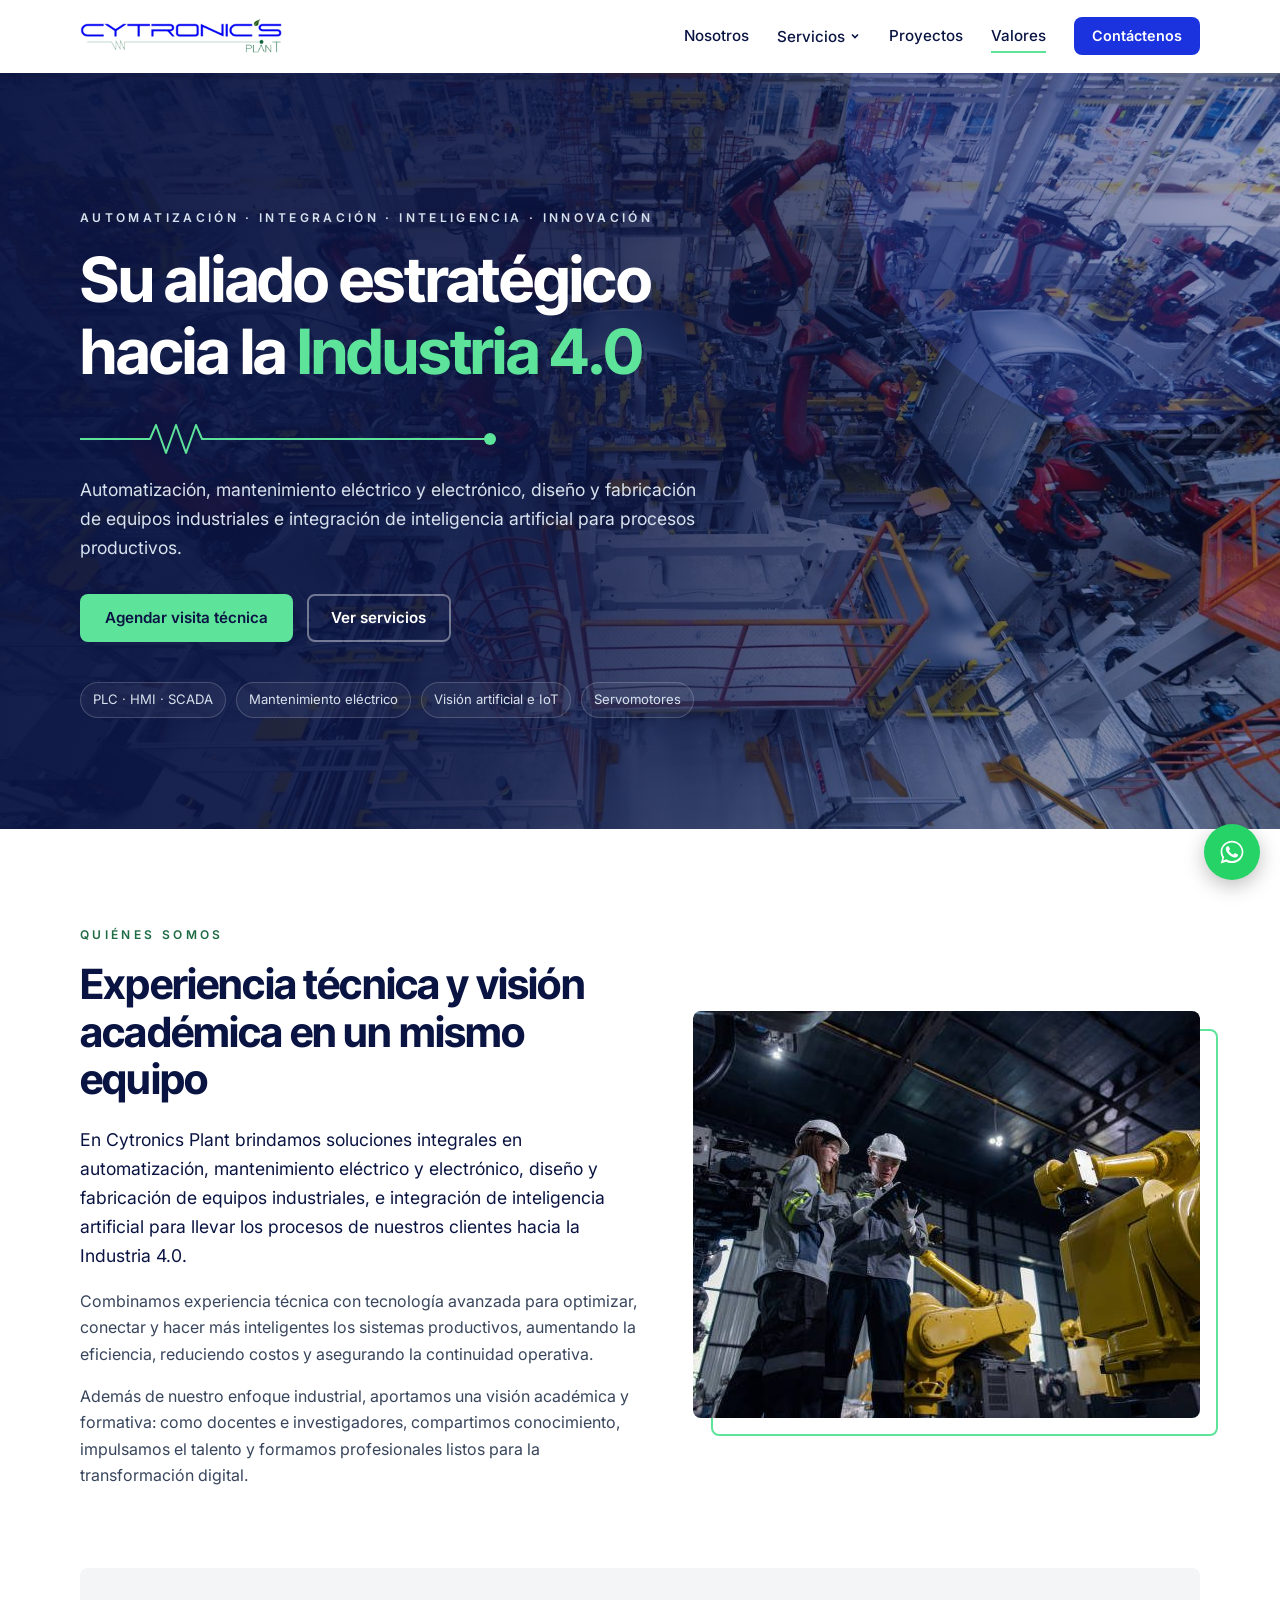
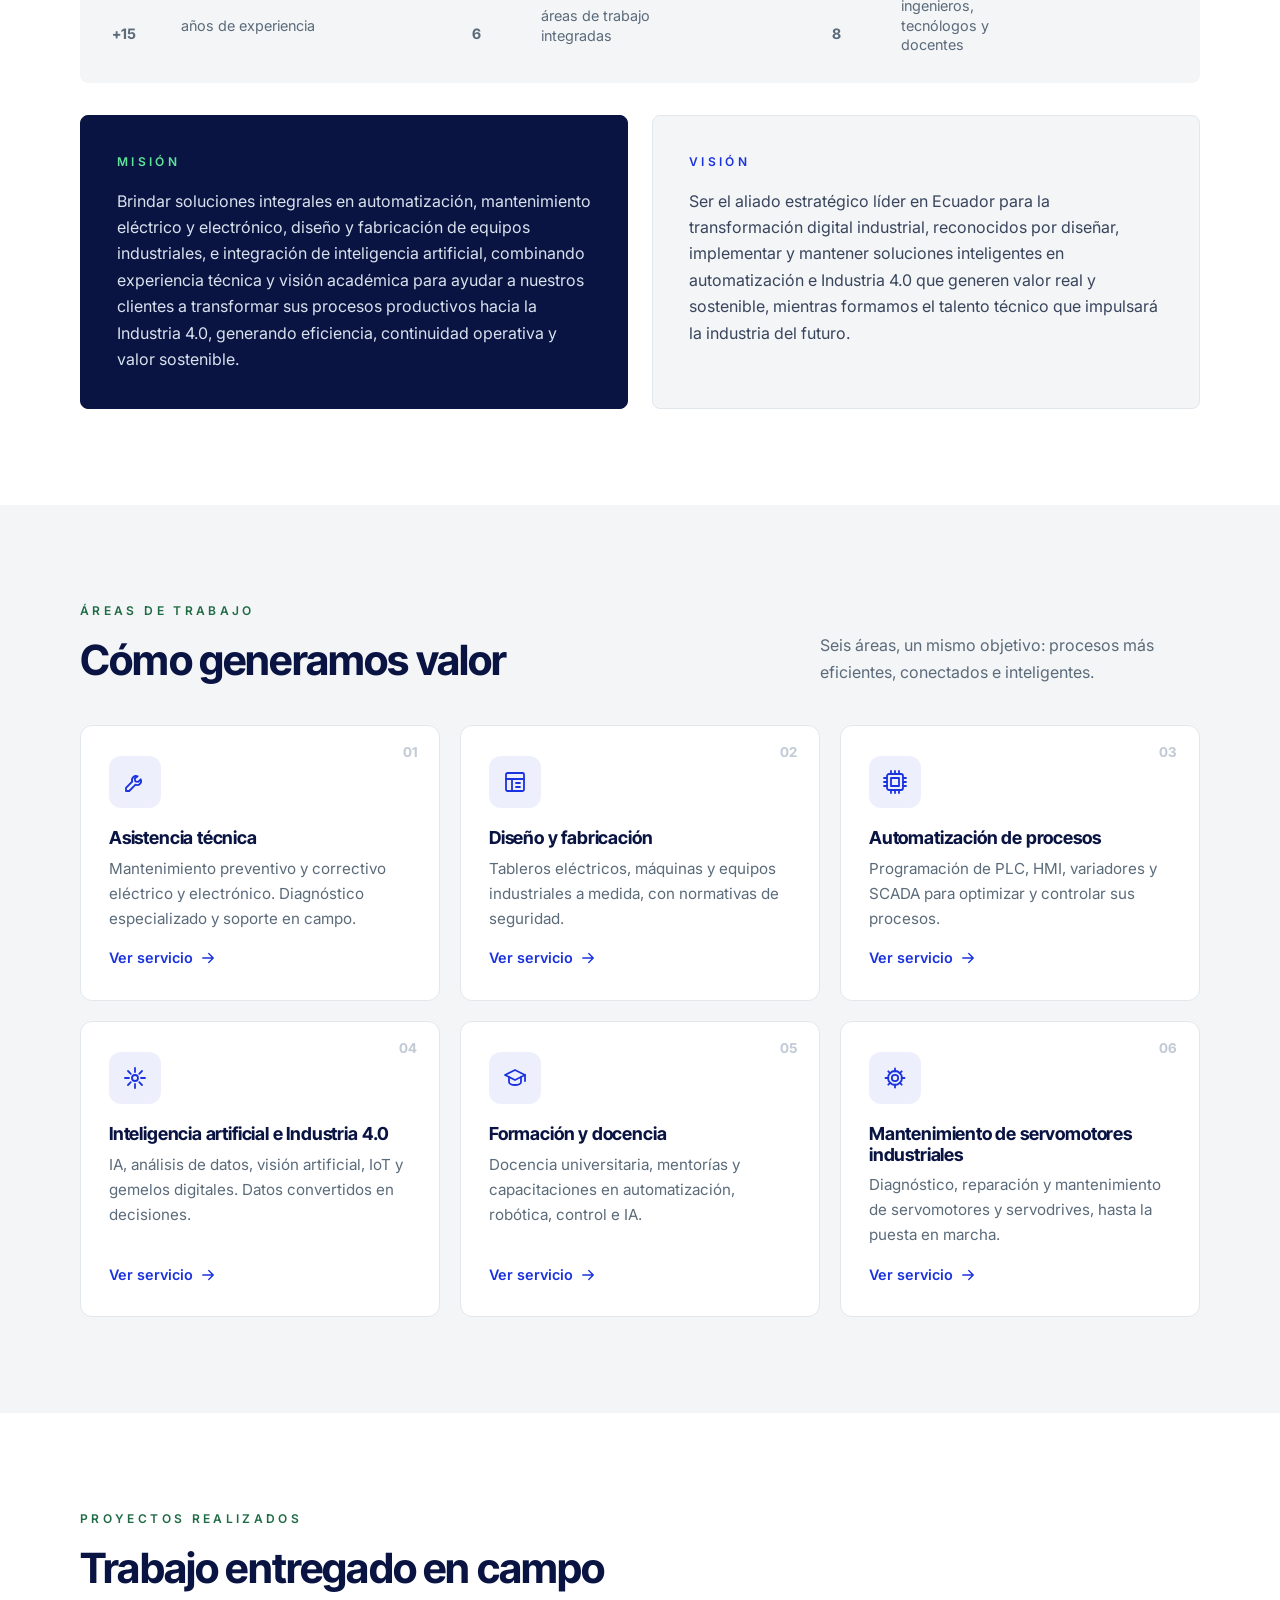
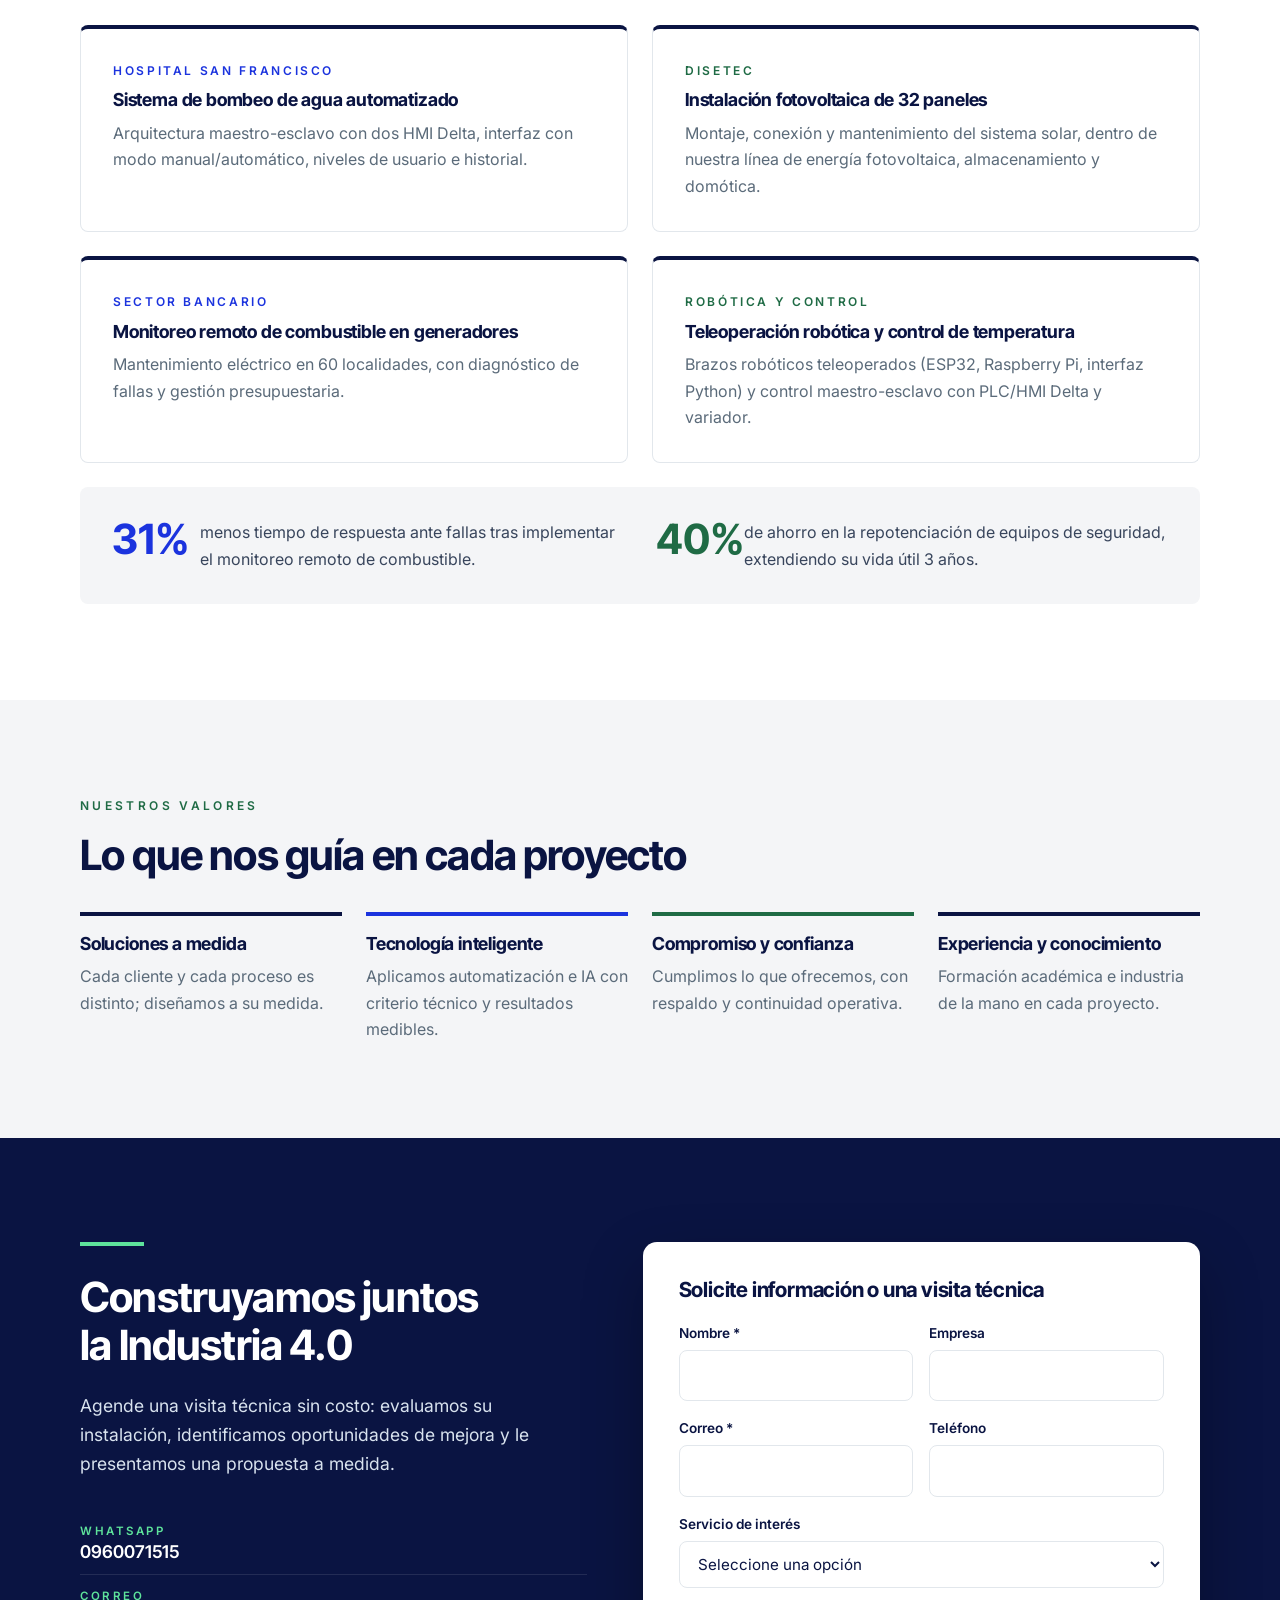
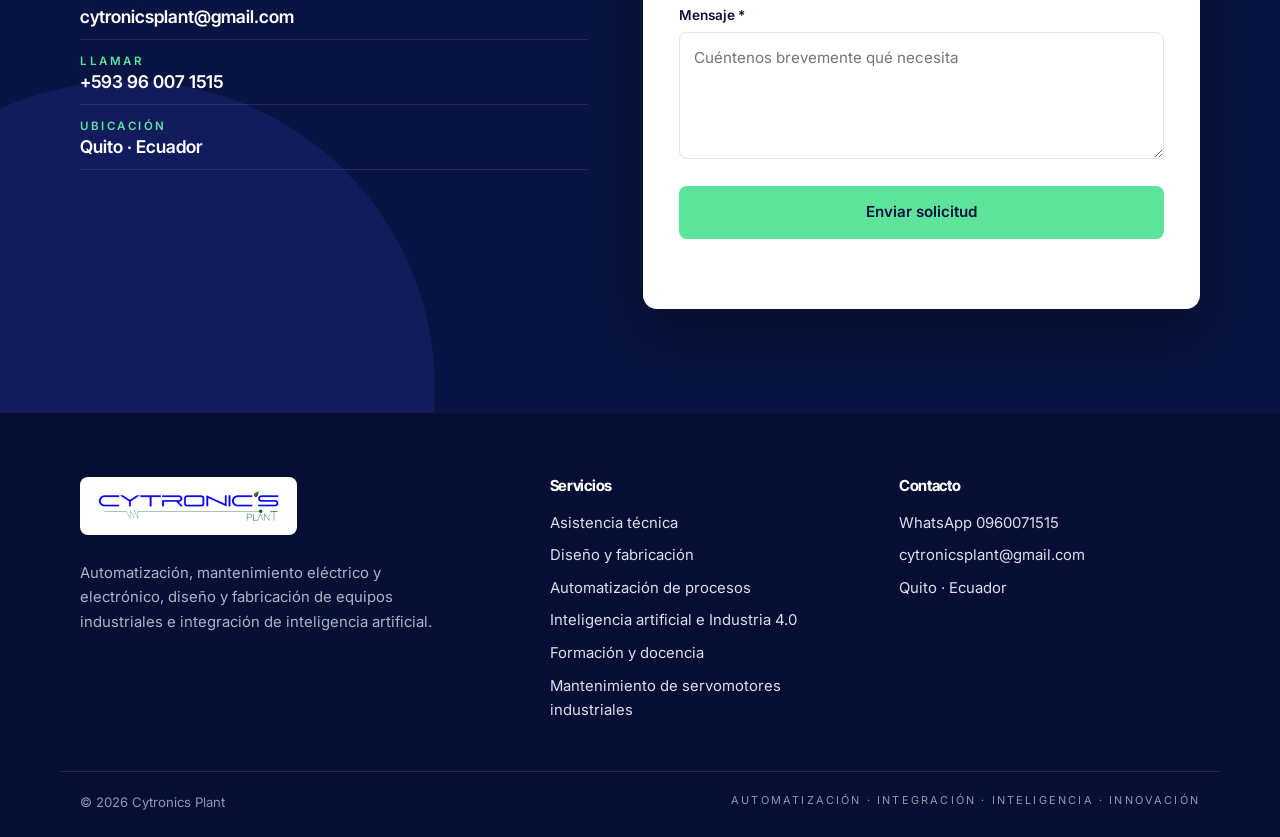
<file: index.html>
<!DOCTYPE html>
<html lang="es">
<head>
  <meta charset="UTF-8">
  <meta name="viewport" content="width=device-width, initial-scale=1">
  <title>Cytronics Plant | Automatización e Industria 4.0 en Quito</title>
  <meta name="description" content="Automatización, mantenimiento eléctrico y electrónico, diseño y fabricación de equipos industriales e integración de inteligencia artificial para procesos productivos. Quito, Ecuador.">
  <meta name="theme-color" content="#0a1442">
  <meta property="og:title" content="Cytronics Plant | Automatización e Industria 4.0 en Quito">
  <meta property="og:description" content="Automatización, mantenimiento eléctrico y electrónico, diseño y fabricación de equipos industriales e integración de inteligencia artificial para procesos productivos. Quito, Ecuador.">
  <meta property="og:image" content="img/hero.jpg">
  <meta property="og:type" content="website">
  <link rel="icon" href="img/favicon.png" type="image/png">
  <link rel="preconnect" href="https://fonts.googleapis.com">
  <link rel="preconnect" href="https://fonts.gstatic.com" crossorigin>
  <link href="https://fonts.googleapis.com/css2?family=Inter:wght@400;500;600&family=Inter+Tight:wght@600;700&display=swap" rel="stylesheet">
  <link rel="stylesheet" href="styles.css">
</head>
<body>

  <a class="skip" href="#main">Saltar al contenido</a>
  <header class="header">
    <div class="container header__inner">
      <a href="index.html" class="header__logo" aria-label="Cytronics Plant, inicio">
        <img src="img/logo.png" alt="Cytronics Plant" width="1200" height="226">
      </a>
      <button class="nav-toggle" aria-expanded="false" aria-controls="nav" aria-label="Abrir menú">
        <span></span><span></span><span></span>
      </button>
      <nav class="nav" id="nav">
        <a href="index.html#nosotros">Nosotros</a>
        <div class="nav__group">
          <a href="index.html#servicios" class="nav__parent">Servicios
            <svg class="nav__caret" viewBox="0 0 12 12" aria-hidden="true"><path d="M3 4.5l3 3 3-3" fill="none" stroke="currentColor" stroke-width="1.6"/></svg>
          </a>
          <div class="nav__dropdown">
            <a href="servicios/asistencia-tecnica.html"><svg class="icon icon--sm" viewBox="0 0 24 24" fill="none" stroke="currentColor" stroke-width="1.8" stroke-linecap="round" stroke-linejoin="round" aria-hidden="true"><path d="M14.7 6.3a4 4 0 0 0-5.4 5.2L3 17.8V21h3.2l6.3-6.3a4 4 0 0 0 5.2-5.4l-2.6 2.6-2.8-.6-.6-2.8z"/></svg><span>Asistencia técnica</span></a>
            <a href="servicios/diseno-fabricacion.html"><svg class="icon icon--sm" viewBox="0 0 24 24" fill="none" stroke="currentColor" stroke-width="1.8" stroke-linecap="round" stroke-linejoin="round" aria-hidden="true"><rect x="3" y="3" width="18" height="18" rx="1.5"/><path d="M3 9h18M9 9v12M13 13h4M13 17h4"/></svg><span>Diseño y fabricación</span></a>
            <a href="servicios/automatizacion-procesos.html"><svg class="icon icon--sm" viewBox="0 0 24 24" fill="none" stroke="currentColor" stroke-width="1.8" stroke-linecap="round" stroke-linejoin="round" aria-hidden="true"><rect x="4" y="4" width="16" height="16" rx="2"/><rect x="8" y="8" width="8" height="8"/><path d="M8 1v3M12 1v3M16 1v3M8 20v3M12 20v3M16 20v3M1 8h3M1 12h3M1 16h3M20 8h3M20 12h3M20 16h3"/></svg><span>Automatización de procesos</span></a>
            <a href="servicios/ia-industria-40.html"><svg class="icon icon--sm" viewBox="0 0 24 24" fill="none" stroke="currentColor" stroke-width="1.8" stroke-linecap="round" stroke-linejoin="round" aria-hidden="true"><circle cx="12" cy="12" r="3"/><path d="M12 2v4M12 18v4M2 12h4M18 12h4M5 5l2.8 2.8M16.2 16.2 19 19M5 19l2.8-2.8M16.2 7.8 19 5"/></svg><span>Inteligencia artificial e Industria 4.0</span></a>
            <a href="servicios/formacion-docencia.html"><svg class="icon icon--sm" viewBox="0 0 24 24" fill="none" stroke="currentColor" stroke-width="1.8" stroke-linecap="round" stroke-linejoin="round" aria-hidden="true"><path d="M2 9l10-5 10 5-10 5z"/><path d="M6 11v5c0 1.7 2.7 3 6 3s6-1.3 6-3v-5M22 9v6"/></svg><span>Formación y docencia</span></a>
            <a href="servicios/mantenimiento-servomotores.html"><svg class="icon icon--sm" viewBox="0 0 24 24" fill="none" stroke="currentColor" stroke-width="1.8" stroke-linecap="round" stroke-linejoin="round" aria-hidden="true"><circle cx="12" cy="12" r="3.2"/><path d="M12 2.5v3M12 18.5v3M2.5 12h3M18.5 12h3M5.3 5.3l2.1 2.1M16.6 16.6l2.1 2.1M5.3 18.7l2.1-2.1M16.6 7.4l2.1-2.1"/><circle cx="12" cy="12" r="7"/></svg><span>Mantenimiento de servomotores industriales</span></a>
          </div>
        </div>
        <a href="index.html#proyectos">Proyectos</a>
        <a href="index.html#valores">Valores</a>
        <a href="#contacto" class="btn btn--primary btn--sm">Contáctenos</a>
      </nav>
    </div>
  </header>

  <main id="main">

    <section class="hero">
      <div class="hero__bg" aria-hidden="true"></div>
      <div class="container hero__inner">
        <p class="eyebrow eyebrow--light anim" style="--d:0">Automatización · Integración · Inteligencia · Innovación</p>
        <h1 class="anim" style="--d:1">Su aliado estratégico<br>hacia la <span class="accent">Industria 4.0</span></h1>
        <div class="anim" style="--d:2"><svg class="circuit" viewBox="0 0 420 40" aria-hidden="true">
          <path class="circuit__line" d="M0 20H70l6-14 10 28 10-28 10 28 10-28 6 14H405"/>
          <circle class="circuit__node" cx="410" cy="20" r="6"/>
        </svg></div>
        <p class="hero__lead anim" style="--d:3">Automatización, mantenimiento eléctrico y electrónico, diseño y fabricación de equipos industriales e integración de inteligencia artificial para procesos productivos.</p>
        <div class="hero__actions anim" style="--d:4">
          <a href="#contacto" class="btn btn--accent">Agendar visita técnica</a>
          <a href="#servicios" class="btn btn--ghost">Ver servicios</a>
        </div>
      </div>
      <div class="hero__chips container anim" style="--d:5">
        <span>PLC · HMI · SCADA</span><span>Mantenimiento eléctrico</span><span>Visión artificial e IoT</span><span>Servomotores</span>
      </div>
    </section>

    <section class="section" id="nosotros">
      <div class="container">
        <div class="about">
          <div class="about__text">
            <p class="eyebrow">Quiénes somos</p>
            <h2>Experiencia técnica y visión académica en un mismo equipo</h2>
            <p class="lead">En Cytronics Plant brindamos soluciones integrales en automatización, mantenimiento eléctrico y electrónico, diseño y fabricación de equipos industriales, e integración de inteligencia artificial para llevar los procesos de nuestros clientes hacia la Industria 4.0.</p>
            <p>Combinamos experiencia técnica con tecnología avanzada para optimizar, conectar y hacer más inteligentes los sistemas productivos, aumentando la eficiencia, reduciendo costos y asegurando la continuidad operativa.</p>
            <p>Además de nuestro enfoque industrial, aportamos una visión académica y formativa: como docentes e investigadores, compartimos conocimiento, impulsamos el talento y formamos profesionales listos para la transformación digital.</p>
          </div>
          <figure class="about__img">
            <img src="img/area3.jpg" alt="Técnicos revisando brazos robóticos industriales" loading="lazy" width="612" height="407">
          </figure>
        </div>

        <div class="stats">
          <div class="stat"><strong class="c-blue"><span data-count="15" data-prefix="+">+15</span></strong><span>años de experiencia</span></div>
          <div class="stat"><strong class="c-green"><span data-count="6">6</span></strong><span>áreas de trabajo integradas</span></div>
          <div class="stat"><strong><span data-count="8">8</span></strong><span>ingenieros, tecnólogos y docentes</span></div>
        </div>

        <div class="mv">
          <article class="mv__card mv__card--dark">
            <p class="eyebrow eyebrow--mint">Misión</p>
            <p>Brindar soluciones integrales en automatización, mantenimiento eléctrico y electrónico, diseño y fabricación de equipos industriales, e integración de inteligencia artificial, combinando experiencia técnica y visión académica para ayudar a nuestros clientes a transformar sus procesos productivos hacia la Industria 4.0, generando eficiencia, continuidad operativa y valor sostenible.</p>
          </article>
          <article class="mv__card">
            <p class="eyebrow eyebrow--blue">Visión</p>
            <p>Ser el aliado estratégico líder en Ecuador para la transformación digital industrial, reconocidos por diseñar, implementar y mantener soluciones inteligentes en automatización e Industria 4.0 que generen valor real y sostenible, mientras formamos el talento técnico que impulsará la industria del futuro.</p>
          </article>
        </div>
      </div>
    </section>

    <section class="section section--muted" id="servicios">
      <div class="container">
        <div class="section__head">
          <div>
            <p class="eyebrow">Áreas de trabajo</p>
            <h2>Cómo generamos valor</h2>
          </div>
          <p class="section__sub">Seis áreas, un mismo objetivo: procesos más eficientes, conectados e inteligentes.</p>
        </div>
        <div class="svc-grid">
          <a class="svc-card" href="servicios/asistencia-tecnica.html">
            <span class="svc-card__num">01</span>
            <span class="svc-card__icon"><svg class="icon" viewBox="0 0 24 24" fill="none" stroke="currentColor" stroke-width="1.8" stroke-linecap="round" stroke-linejoin="round" aria-hidden="true"><path d="M14.7 6.3a4 4 0 0 0-5.4 5.2L3 17.8V21h3.2l6.3-6.3a4 4 0 0 0 5.2-5.4l-2.6 2.6-2.8-.6-.6-2.8z"/></svg></span>
            <h3>Asistencia técnica</h3>
            <p>Mantenimiento preventivo y correctivo eléctrico y electrónico. Diagnóstico especializado y soporte en campo.</p>
            <span class="svc-card__more">Ver servicio <svg class="icon icon--sm" viewBox="0 0 24 24" fill="none" stroke="currentColor" stroke-width="1.8" stroke-linecap="round" stroke-linejoin="round" aria-hidden="true"><path d="M5 12h14M13 6l6 6-6 6"/></svg></span>
          </a>
          <a class="svc-card" href="servicios/diseno-fabricacion.html">
            <span class="svc-card__num">02</span>
            <span class="svc-card__icon"><svg class="icon" viewBox="0 0 24 24" fill="none" stroke="currentColor" stroke-width="1.8" stroke-linecap="round" stroke-linejoin="round" aria-hidden="true"><rect x="3" y="3" width="18" height="18" rx="1.5"/><path d="M3 9h18M9 9v12M13 13h4M13 17h4"/></svg></span>
            <h3>Diseño y fabricación</h3>
            <p>Tableros eléctricos, máquinas y equipos industriales a medida, con normativas de seguridad.</p>
            <span class="svc-card__more">Ver servicio <svg class="icon icon--sm" viewBox="0 0 24 24" fill="none" stroke="currentColor" stroke-width="1.8" stroke-linecap="round" stroke-linejoin="round" aria-hidden="true"><path d="M5 12h14M13 6l6 6-6 6"/></svg></span>
          </a>
          <a class="svc-card" href="servicios/automatizacion-procesos.html">
            <span class="svc-card__num">03</span>
            <span class="svc-card__icon"><svg class="icon" viewBox="0 0 24 24" fill="none" stroke="currentColor" stroke-width="1.8" stroke-linecap="round" stroke-linejoin="round" aria-hidden="true"><rect x="4" y="4" width="16" height="16" rx="2"/><rect x="8" y="8" width="8" height="8"/><path d="M8 1v3M12 1v3M16 1v3M8 20v3M12 20v3M16 20v3M1 8h3M1 12h3M1 16h3M20 8h3M20 12h3M20 16h3"/></svg></span>
            <h3>Automatización de procesos</h3>
            <p>Programación de PLC, HMI, variadores y SCADA para optimizar y controlar sus procesos.</p>
            <span class="svc-card__more">Ver servicio <svg class="icon icon--sm" viewBox="0 0 24 24" fill="none" stroke="currentColor" stroke-width="1.8" stroke-linecap="round" stroke-linejoin="round" aria-hidden="true"><path d="M5 12h14M13 6l6 6-6 6"/></svg></span>
          </a>
          <a class="svc-card" href="servicios/ia-industria-40.html">
            <span class="svc-card__num">04</span>
            <span class="svc-card__icon"><svg class="icon" viewBox="0 0 24 24" fill="none" stroke="currentColor" stroke-width="1.8" stroke-linecap="round" stroke-linejoin="round" aria-hidden="true"><circle cx="12" cy="12" r="3"/><path d="M12 2v4M12 18v4M2 12h4M18 12h4M5 5l2.8 2.8M16.2 16.2 19 19M5 19l2.8-2.8M16.2 7.8 19 5"/></svg></span>
            <h3>Inteligencia artificial e Industria 4.0</h3>
            <p>IA, análisis de datos, visión artificial, IoT y gemelos digitales. Datos convertidos en decisiones.</p>
            <span class="svc-card__more">Ver servicio <svg class="icon icon--sm" viewBox="0 0 24 24" fill="none" stroke="currentColor" stroke-width="1.8" stroke-linecap="round" stroke-linejoin="round" aria-hidden="true"><path d="M5 12h14M13 6l6 6-6 6"/></svg></span>
          </a>
          <a class="svc-card" href="servicios/formacion-docencia.html">
            <span class="svc-card__num">05</span>
            <span class="svc-card__icon"><svg class="icon" viewBox="0 0 24 24" fill="none" stroke="currentColor" stroke-width="1.8" stroke-linecap="round" stroke-linejoin="round" aria-hidden="true"><path d="M2 9l10-5 10 5-10 5z"/><path d="M6 11v5c0 1.7 2.7 3 6 3s6-1.3 6-3v-5M22 9v6"/></svg></span>
            <h3>Formación y docencia</h3>
            <p>Docencia universitaria, mentorías y capacitaciones en automatización, robótica, control e IA.</p>
            <span class="svc-card__more">Ver servicio <svg class="icon icon--sm" viewBox="0 0 24 24" fill="none" stroke="currentColor" stroke-width="1.8" stroke-linecap="round" stroke-linejoin="round" aria-hidden="true"><path d="M5 12h14M13 6l6 6-6 6"/></svg></span>
          </a>
          <a class="svc-card" href="servicios/mantenimiento-servomotores.html">
            <span class="svc-card__num">06</span>
            <span class="svc-card__icon"><svg class="icon" viewBox="0 0 24 24" fill="none" stroke="currentColor" stroke-width="1.8" stroke-linecap="round" stroke-linejoin="round" aria-hidden="true"><circle cx="12" cy="12" r="3.2"/><path d="M12 2.5v3M12 18.5v3M2.5 12h3M18.5 12h3M5.3 5.3l2.1 2.1M16.6 16.6l2.1 2.1M5.3 18.7l2.1-2.1M16.6 7.4l2.1-2.1"/><circle cx="12" cy="12" r="7"/></svg></span>
            <h3>Mantenimiento de servomotores industriales</h3>
            <p>Diagnóstico, reparación y mantenimiento de servomotores y servodrives, hasta la puesta en marcha.</p>
            <span class="svc-card__more">Ver servicio <svg class="icon icon--sm" viewBox="0 0 24 24" fill="none" stroke="currentColor" stroke-width="1.8" stroke-linecap="round" stroke-linejoin="round" aria-hidden="true"><path d="M5 12h14M13 6l6 6-6 6"/></svg></span>
          </a>
        </div>
      </div>
    </section>

    <section class="section" id="proyectos">
      <div class="container">
        <p class="eyebrow">Proyectos realizados</p>
        <h2>Trabajo entregado en campo</h2>
        <div class="projects">
          <article class="project">
            <p class="project__client c-blue">Hospital San Francisco</p>
            <h3>Sistema de bombeo de agua automatizado</h3>
            <p>Arquitectura maestro-esclavo con dos HMI Delta, interfaz con modo manual/automático, niveles de usuario e historial.</p>
          </article>
          <article class="project">
            <p class="project__client c-green">Disetec</p>
            <h3>Instalación fotovoltaica de 32 paneles</h3>
            <p>Montaje, conexión y mantenimiento del sistema solar, dentro de nuestra línea de energía fotovoltaica, almacenamiento y domótica.</p>
          </article>
          <article class="project">
            <p class="project__client c-blue">Sector bancario</p>
            <h3>Monitoreo remoto de combustible en generadores</h3>
            <p>Mantenimiento eléctrico en 60 localidades, con diagnóstico de fallas y gestión presupuestaria.</p>
          </article>
          <article class="project">
            <p class="project__client c-green">Robótica y control</p>
            <h3>Teleoperación robótica y control de temperatura</h3>
            <p>Brazos robóticos teleoperados (ESP32, Raspberry Pi, interfaz Python) y control maestro-esclavo con PLC/HMI Delta y variador.</p>
          </article>
        </div>
        <div class="results">
          <div class="result">
            <strong class="c-blue"><span data-count="35" data-suffix="%">35%</span></strong>
            <span>menos tiempo de respuesta ante fallas tras implementar el monitoreo remoto de combustible.</span>
          </div>
          <div class="result">
            <strong class="c-green"><span data-count="45" data-suffix="%">45%</span></strong>
            <span>de ahorro en la repotenciación de equipos de seguridad, extendiendo su vida útil 3 años.</span>
          </div>
        </div>
      </div>
    </section>

    <section class="section section--muted" id="valores">
      <div class="container">
        <p class="eyebrow">Nuestros valores</p>
        <h2>Lo que nos guía en cada proyecto</h2>
        <div class="values">
          <div class="value value--navy"><h3>Soluciones a medida</h3><p>Cada cliente y cada proceso es distinto; diseñamos a su medida.</p></div>
          <div class="value value--blue"><h3>Tecnología inteligente</h3><p>Aplicamos automatización e IA con criterio técnico y resultados medibles.</p></div>
          <div class="value value--green"><h3>Compromiso y confianza</h3><p>Cumplimos lo que ofrecemos, con respaldo y continuidad operativa.</p></div>
          <div class="value value--navy"><h3>Experiencia y conocimiento</h3><p>Formación académica e industria de la mano en cada proyecto.</p></div>
        </div>
      </div>
    </section>

    <section class="cta" id="contacto">
      <div class="cta__circle" aria-hidden="true"></div>
      <div class="container cta__inner">
        <div class="cta__intro">
          <span class="cta__bar" aria-hidden="true"></span>
          <h2>Construyamos juntos<br>la Industria 4.0</h2>
          <p class="cta__lead">Agende una visita técnica sin costo: evaluamos su instalación, identificamos oportunidades de mejora y le presentamos una propuesta a medida.</p>
          <ul class="contact-list">
            <li><a href="https://wa.me/593960071515?text=Hola%20Cytronics%20Plant%2C%20quisiera%20agendar%20una%20visita%20t%C3%A9cnica." target="_blank" rel="noopener">
              <span class="contact-list__label">WhatsApp</span><span class="contact-list__value">0960071515</span></a></li>
            <li><a href="mailto:cytronicsplant@gmail.com">
              <span class="contact-list__label">Correo</span><span class="contact-list__value">cytronicsplant@gmail.com</span></a></li>
            <li><a href="tel:+593960071515">
              <span class="contact-list__label">Llamar</span><span class="contact-list__value">+593 96 007 1515</span></a></li>
            <li><span class="contact-list__label">Ubicación</span><span class="contact-list__value">Quito · Ecuador</span></li>
          </ul>
        </div>

        <form class="form" action="https://formsubmit.co/ajax/cytronicsplant@gmail.com" method="POST" data-form novalidate>
          <h3 class="form__title">Solicite información o una visita técnica</h3>
          <input type="hidden" name="_subject" value="Nueva solicitud desde la web">
          <input type="hidden" name="_template" value="table">
          <input type="text" name="_honey" class="form__hp" tabindex="-1" autocomplete="off" aria-hidden="true">
          <div class="form__row">
            <label class="field"><span>Nombre *</span>
              <input type="text" name="nombre" autocomplete="name" required></label>
            <label class="field"><span>Empresa</span>
              <input type="text" name="empresa" autocomplete="organization"></label>
          </div>
          <div class="form__row">
            <label class="field"><span>Correo *</span>
              <input type="email" name="email" autocomplete="email" required></label>
            <label class="field"><span>Teléfono</span>
              <input type="tel" name="telefono" autocomplete="tel" inputmode="tel"></label>
          </div>
          <label class="field"><span>Servicio de interés</span>
            <select name="servicio">
              <option value="">Seleccione una opción</option>
              <option>Asistencia técnica</option>
              <option>Diseño y fabricación</option>
              <option>Automatización de procesos</option>
              <option>Inteligencia artificial e Industria 4.0</option>
              <option>Formación y docencia</option>
              <option>Mantenimiento de servomotores industriales</option>
              <option>Otro</option>
            </select></label>
          <label class="field"><span>Mensaje *</span>
            <textarea name="mensaje" rows="4" required placeholder="Cuéntenos brevemente qué necesita"></textarea></label>
          <button type="submit" class="btn btn--accent form__submit">Enviar solicitud</button>
          <p class="form__status" role="status" aria-live="polite"></p>
        </form>
      </div>
    </section>

  </main>

  <footer class="footer">
    <div class="container footer__grid">
      <div>
        <div class="footer__logo"><img src="img/logo.png" alt="Cytronics Plant" loading="lazy" width="1200" height="226"></div>
        <p class="footer__about">Automatización, mantenimiento eléctrico y electrónico, diseño y fabricación de equipos industriales e integración de inteligencia artificial.</p>
      </div>
      <div>
        <h4>Servicios</h4>
        <ul>
          <li><a href="servicios/asistencia-tecnica.html">Asistencia técnica</a></li>
          <li><a href="servicios/diseno-fabricacion.html">Diseño y fabricación</a></li>
          <li><a href="servicios/automatizacion-procesos.html">Automatización de procesos</a></li>
          <li><a href="servicios/ia-industria-40.html">Inteligencia artificial e Industria 4.0</a></li>
          <li><a href="servicios/formacion-docencia.html">Formación y docencia</a></li>
          <li><a href="servicios/mantenimiento-servomotores.html">Mantenimiento de servomotores industriales</a></li>
        </ul>
      </div>
      <div>
        <h4>Contacto</h4>
        <ul>
          <li><a href="https://wa.me/593960071515" target="_blank" rel="noopener">WhatsApp 0960071515</a></li>
          <li><a href="mailto:cytronicsplant@gmail.com">cytronicsplant@gmail.com</a></li>
          <li>Quito · Ecuador</li>
        </ul>
      </div>
    </div>
    <div class="container footer__bottom">
      <p>© <span data-year>2026</span> Cytronics Plant</p>
      <p class="footer__tag">Automatización · Integración · Inteligencia · Innovación</p>
    </div>
  </footer>

  <div class="wa" data-wa>
    <div class="wa-panel" id="wa-panel" role="dialog" aria-label="Escribir por WhatsApp" hidden>
      <div class="wa-panel__head">
        <span class="wa-panel__avatar"><svg viewBox="0 0 32 32" width="28" height="28" aria-hidden="true"><path fill="currentColor" d="M16 3C8.8 3 3 8.7 3 15.8c0 2.5.7 4.9 2 7L3 29l6.4-2c2 1.1 4.3 1.7 6.6 1.7 7.2 0 13-5.7 13-12.8S23.2 3 16 3zm0 23.4c-2.1 0-4.1-.6-5.9-1.7l-.4-.3-3.8 1.2 1.2-3.7-.3-.4c-1.2-1.8-1.9-3.9-1.9-6.1C4.9 9.8 9.9 5 16 5s11.1 4.8 11.1 10.8S22.1 26.4 16 26.4zm6.1-8c-.3-.2-2-1-2.3-1.1-.3-.1-.5-.2-.8.2-.2.3-.9 1.1-1.1 1.3-.2.2-.4.3-.7.1-.3-.2-1.4-.5-2.7-1.7-1-.9-1.7-2-1.9-2.3-.2-.3 0-.5.1-.7l.5-.6c.2-.2.2-.3.3-.6.1-.2 0-.4 0-.6l-1-2.5c-.3-.7-.6-.6-.8-.6h-.7c-.2 0-.6.1-.9.4-.3.3-1.2 1.2-1.2 2.9s1.2 3.3 1.4 3.6c.2.2 2.4 3.7 5.9 5.1 2.9 1.1 3.5.9 4.1.9.6-.1 2-.8 2.3-1.6.3-.8.3-1.5.2-1.6-.1-.2-.3-.3-.7-.5z"/></svg></span>
        <div><strong>Cytronics Plant</strong><small>Responde por WhatsApp</small></div>
        <button type="button" class="wa-panel__close" aria-label="Cerrar" data-wa-close>&times;</button>
      </div>
      <div class="wa-panel__body">
        <p class="wa-panel__bubble">Gracias por comunicarse con Cytronics Plant. ¿Sobre qué desea información?</p>
        <ul class="wa-panel__options">
        <li><a href="https://wa.me/593960071515?text=Hola%20Cytronics%20Plant%2C%20deseo%20informaci%C3%B3n%20sobre%3A%20Dom%C3%B3tica%20y%20energ%C3%ADa%20fotovoltaica." target="_blank" rel="noopener">Domótica y energía fotovoltaica</a></li>
        <li><a href="https://wa.me/593960071515?text=Hola%20Cytronics%20Plant%2C%20deseo%20informaci%C3%B3n%20sobre%3A%20Automatizaci%C3%B3n%20industrial%20%28PLC%2C%20HMI%2C%20SCADA%29." target="_blank" rel="noopener">Automatización industrial (PLC, HMI, SCADA)</a></li>
        <li><a href="https://wa.me/593960071515?text=Hola%20Cytronics%20Plant%2C%20deseo%20informaci%C3%B3n%20sobre%3A%20Mantenimiento%20el%C3%A9ctrico%20y%20electr%C3%B3nico." target="_blank" rel="noopener">Mantenimiento eléctrico y electrónico</a></li>
        <li><a href="https://wa.me/593960071515?text=Hola%20Cytronics%20Plant%2C%20deseo%20informaci%C3%B3n%20sobre%3A%20Dise%C3%B1o%20y%20fabricaci%C3%B3n%20de%20tableros%20y%20equipos." target="_blank" rel="noopener">Diseño y fabricación de tableros y equipos</a></li>
        <li><a href="https://wa.me/593960071515?text=Hola%20Cytronics%20Plant%2C%20deseo%20informaci%C3%B3n%20sobre%3A%20Mantenimiento%20de%20servomotores." target="_blank" rel="noopener">Mantenimiento de servomotores</a></li>
        <li><a href="https://wa.me/593960071515?text=Hola%20Cytronics%20Plant%2C%20deseo%20informaci%C3%B3n%20sobre%3A%20Inteligencia%20artificial%20e%20Industria%204.0." target="_blank" rel="noopener">Inteligencia artificial e Industria 4.0</a></li>
        <li><a href="https://wa.me/593960071515?text=Hola%20Cytronics%20Plant%2C%20deseo%20informaci%C3%B3n%20sobre%3A%20Formaci%C3%B3n%20y%20capacitaci%C3%B3n." target="_blank" rel="noopener">Formación y capacitación</a></li>
          <li><a href="https://wa.me/593960071515?text=Hola%20Cytronics%20Plant%2C%20quisiera%20m%C3%A1s%20informaci%C3%B3n." target="_blank" rel="noopener">Otro tema</a></li>
        </ul>
        <p class="wa-panel__note">Cualquier duda que tenga, háganosla saber.</p>
      </div>
    </div>
    <a class="wa-float" href="https://wa.me/593960071515?text=Hola%20Cytronics%20Plant%2C%20quisiera%20m%C3%A1s%20informaci%C3%B3n." target="_blank" rel="noopener" aria-label="Escribir por WhatsApp" aria-controls="wa-panel" aria-expanded="false">
      <svg viewBox="0 0 32 32" width="28" height="28" aria-hidden="true"><path fill="currentColor" d="M16 3C8.8 3 3 8.7 3 15.8c0 2.5.7 4.9 2 7L3 29l6.4-2c2 1.1 4.3 1.7 6.6 1.7 7.2 0 13-5.7 13-12.8S23.2 3 16 3zm0 23.4c-2.1 0-4.1-.6-5.9-1.7l-.4-.3-3.8 1.2 1.2-3.7-.3-.4c-1.2-1.8-1.9-3.9-1.9-6.1C4.9 9.8 9.9 5 16 5s11.1 4.8 11.1 10.8S22.1 26.4 16 26.4zm6.1-8c-.3-.2-2-1-2.3-1.1-.3-.1-.5-.2-.8.2-.2.3-.9 1.1-1.1 1.3-.2.2-.4.3-.7.1-.3-.2-1.4-.5-2.7-1.7-1-.9-1.7-2-1.9-2.3-.2-.3 0-.5.1-.7l.5-.6c.2-.2.2-.3.3-.6.1-.2 0-.4 0-.6l-1-2.5c-.3-.7-.6-.6-.8-.6h-.7c-.2 0-.6.1-.9.4-.3.3-1.2 1.2-1.2 2.9s1.2 3.3 1.4 3.6c.2.2 2.4 3.7 5.9 5.1 2.9 1.1 3.5.9 4.1.9.6-.1 2-.8 2.3-1.6.3-.8.3-1.5.2-1.6-.1-.2-.3-.3-.7-.5z"/></svg>
    </a>
  </div>

  <script src="script.js"></script>
</body>
</html>
</file>
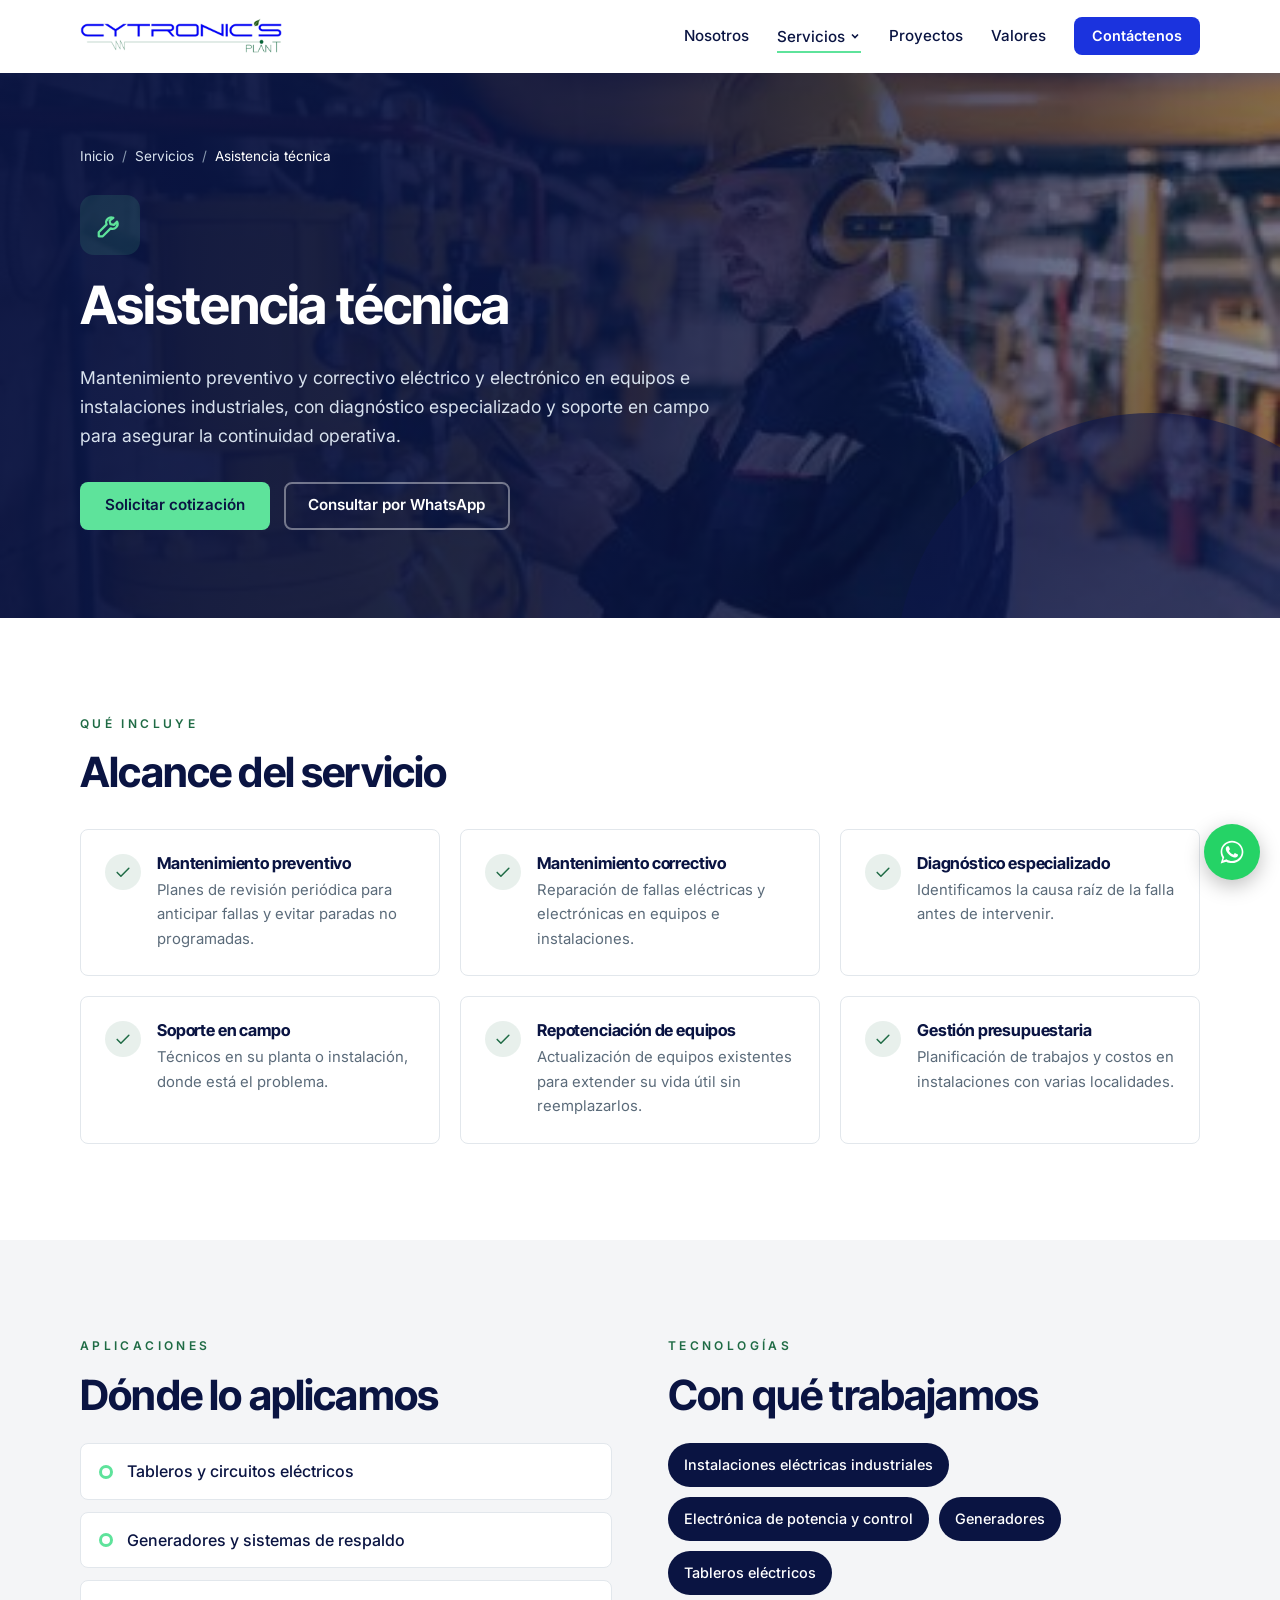
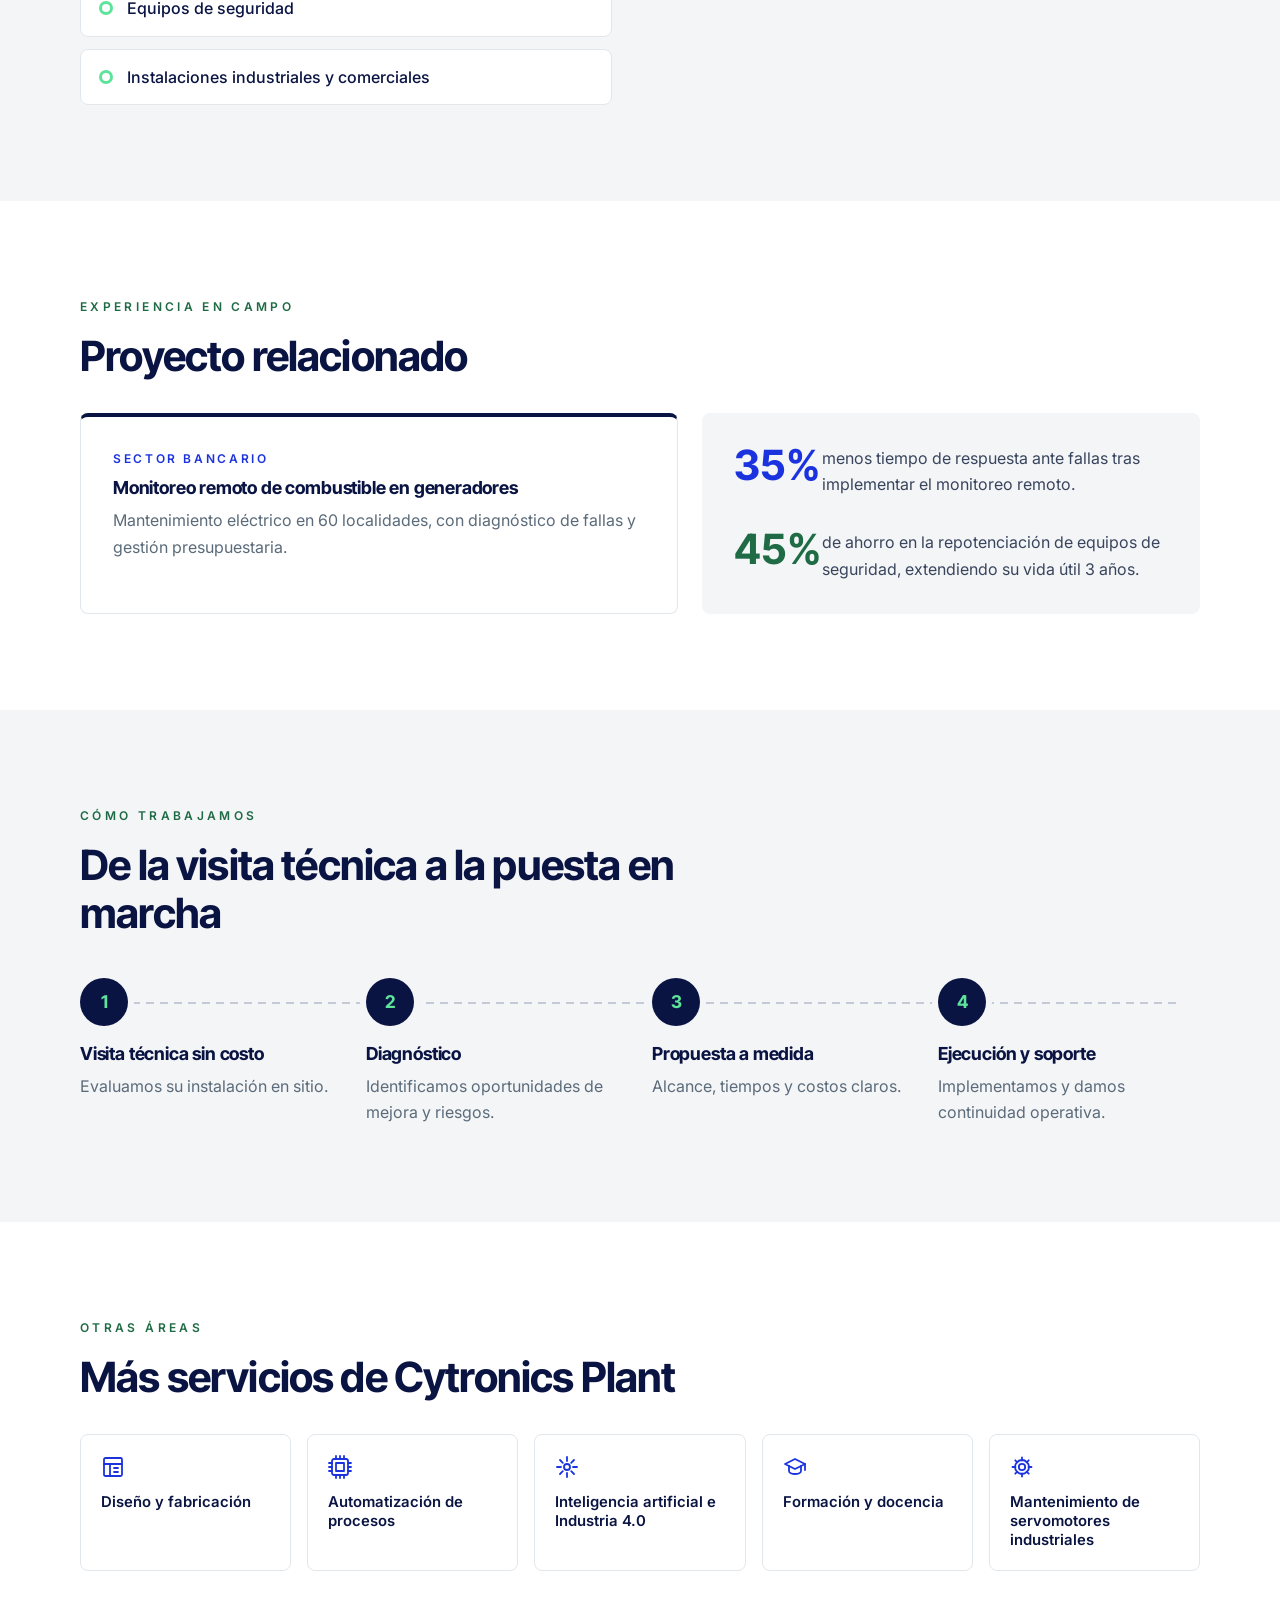
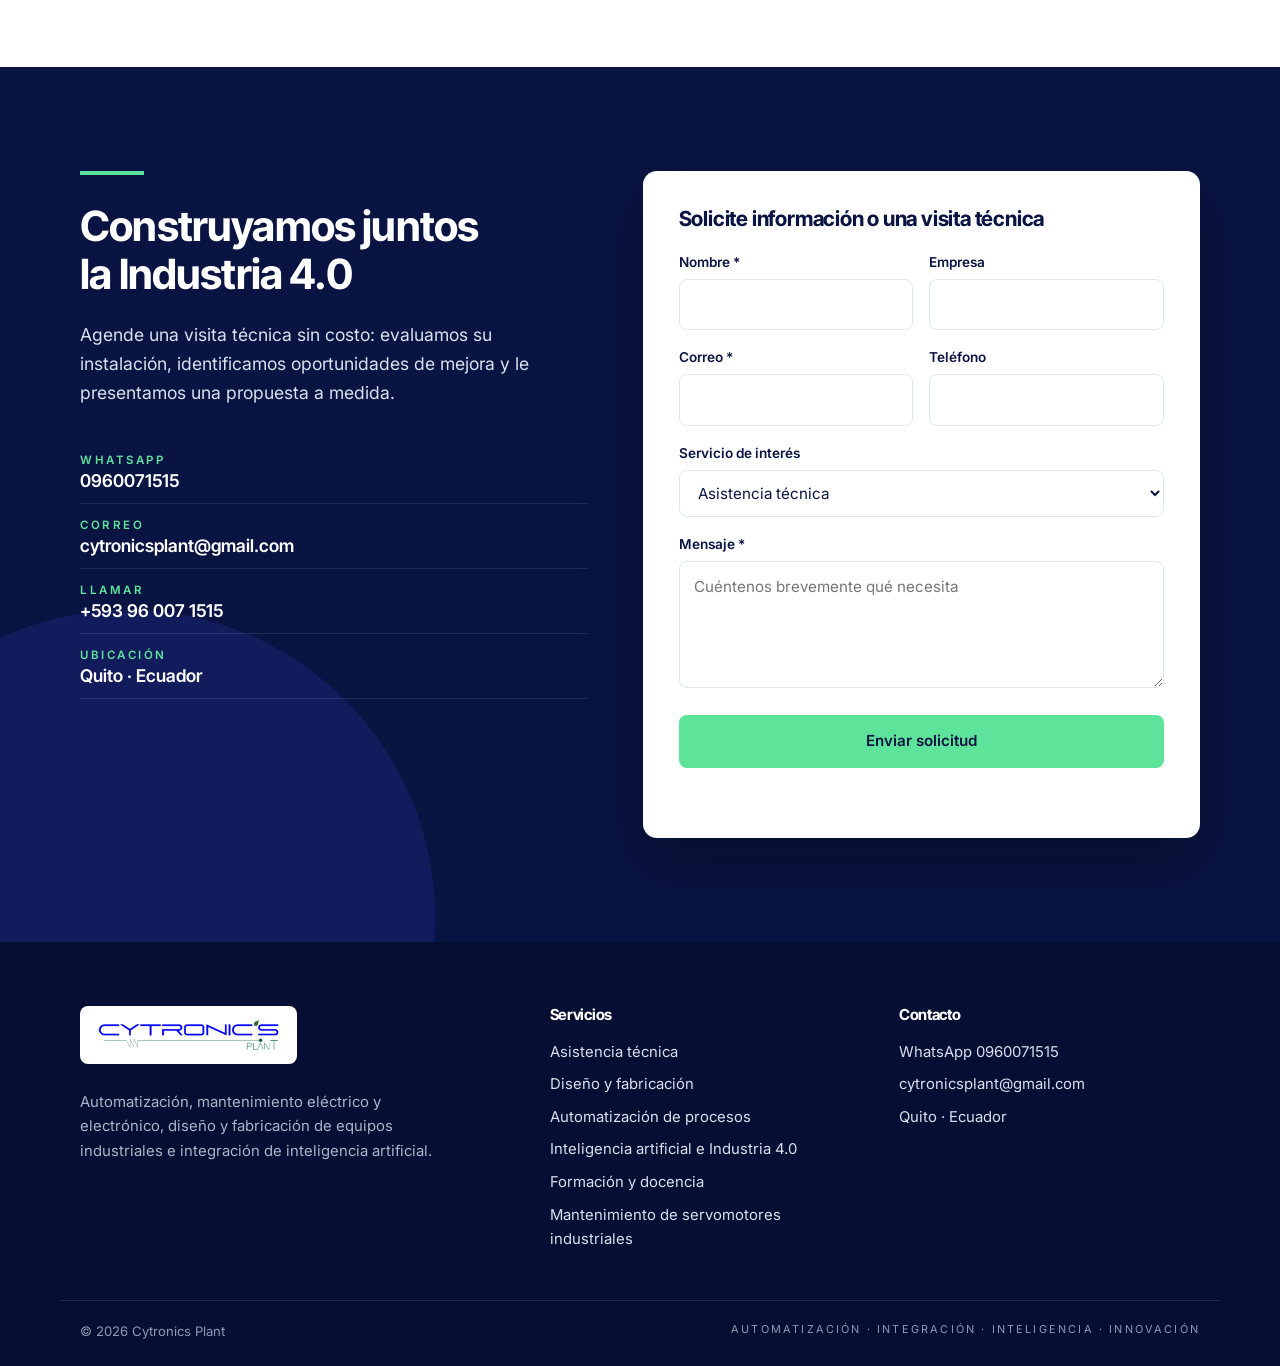
<file: servicios/asistencia-tecnica.html>
<!DOCTYPE html>
<html lang="es">
<head>
  <meta charset="UTF-8">
  <meta name="viewport" content="width=device-width, initial-scale=1">
  <title>Asistencia técnica | Cytronics Plant</title>
  <meta name="description" content="Mantenimiento preventivo y correctivo eléctrico y electrónico en equipos e instalaciones industriales, con diagnóstico especializado y soporte en campo para asegurar la continuidad operativa.">
  <meta name="theme-color" content="#0a1442">
  <meta property="og:title" content="Asistencia técnica | Cytronics Plant">
  <meta property="og:description" content="Mantenimiento preventivo y correctivo eléctrico y electrónico en equipos e instalaciones industriales, con diagnóstico especializado y soporte en campo para asegurar la continuidad operativa.">
  <meta property="og:image" content="../img/hero.jpg">
  <meta property="og:type" content="website">
  <link rel="icon" href="../img/favicon.png" type="image/png">
  <link rel="preconnect" href="https://fonts.googleapis.com">
  <link rel="preconnect" href="https://fonts.gstatic.com" crossorigin>
  <link href="https://fonts.googleapis.com/css2?family=Inter:wght@400;500;600&family=Inter+Tight:wght@600;700&display=swap" rel="stylesheet">
  <link rel="stylesheet" href="../styles.css">
</head>
<body>

  <a class="skip" href="#main">Saltar al contenido</a>
  <header class="header">
    <div class="container header__inner">
      <a href="../index.html" class="header__logo" aria-label="Cytronics Plant, inicio">
        <img src="../img/logo.png" alt="Cytronics Plant" width="1200" height="226">
      </a>
      <button class="nav-toggle" aria-expanded="false" aria-controls="nav" aria-label="Abrir menú">
        <span></span><span></span><span></span>
      </button>
      <nav class="nav" id="nav">
        <a href="../index.html#nosotros">Nosotros</a>
        <div class="nav__group">
          <a href="../index.html#servicios" class="nav__parent is-current">Servicios
            <svg class="nav__caret" viewBox="0 0 12 12" aria-hidden="true"><path d="M3 4.5l3 3 3-3" fill="none" stroke="currentColor" stroke-width="1.6"/></svg>
          </a>
          <div class="nav__dropdown">
            <a href="../servicios/asistencia-tecnica.html" aria-current="page"><svg class="icon icon--sm" viewBox="0 0 24 24" fill="none" stroke="currentColor" stroke-width="1.8" stroke-linecap="round" stroke-linejoin="round" aria-hidden="true"><path d="M14.7 6.3a4 4 0 0 0-5.4 5.2L3 17.8V21h3.2l6.3-6.3a4 4 0 0 0 5.2-5.4l-2.6 2.6-2.8-.6-.6-2.8z"/></svg><span>Asistencia técnica</span></a>
            <a href="../servicios/diseno-fabricacion.html"><svg class="icon icon--sm" viewBox="0 0 24 24" fill="none" stroke="currentColor" stroke-width="1.8" stroke-linecap="round" stroke-linejoin="round" aria-hidden="true"><rect x="3" y="3" width="18" height="18" rx="1.5"/><path d="M3 9h18M9 9v12M13 13h4M13 17h4"/></svg><span>Diseño y fabricación</span></a>
            <a href="../servicios/automatizacion-procesos.html"><svg class="icon icon--sm" viewBox="0 0 24 24" fill="none" stroke="currentColor" stroke-width="1.8" stroke-linecap="round" stroke-linejoin="round" aria-hidden="true"><rect x="4" y="4" width="16" height="16" rx="2"/><rect x="8" y="8" width="8" height="8"/><path d="M8 1v3M12 1v3M16 1v3M8 20v3M12 20v3M16 20v3M1 8h3M1 12h3M1 16h3M20 8h3M20 12h3M20 16h3"/></svg><span>Automatización de procesos</span></a>
            <a href="../servicios/ia-industria-40.html"><svg class="icon icon--sm" viewBox="0 0 24 24" fill="none" stroke="currentColor" stroke-width="1.8" stroke-linecap="round" stroke-linejoin="round" aria-hidden="true"><circle cx="12" cy="12" r="3"/><path d="M12 2v4M12 18v4M2 12h4M18 12h4M5 5l2.8 2.8M16.2 16.2 19 19M5 19l2.8-2.8M16.2 7.8 19 5"/></svg><span>Inteligencia artificial e Industria 4.0</span></a>
            <a href="../servicios/formacion-docencia.html"><svg class="icon icon--sm" viewBox="0 0 24 24" fill="none" stroke="currentColor" stroke-width="1.8" stroke-linecap="round" stroke-linejoin="round" aria-hidden="true"><path d="M2 9l10-5 10 5-10 5z"/><path d="M6 11v5c0 1.7 2.7 3 6 3s6-1.3 6-3v-5M22 9v6"/></svg><span>Formación y docencia</span></a>
            <a href="../servicios/mantenimiento-servomotores.html"><svg class="icon icon--sm" viewBox="0 0 24 24" fill="none" stroke="currentColor" stroke-width="1.8" stroke-linecap="round" stroke-linejoin="round" aria-hidden="true"><circle cx="12" cy="12" r="3.2"/><path d="M12 2.5v3M12 18.5v3M2.5 12h3M18.5 12h3M5.3 5.3l2.1 2.1M16.6 16.6l2.1 2.1M5.3 18.7l2.1-2.1M16.6 7.4l2.1-2.1"/><circle cx="12" cy="12" r="7"/></svg><span>Mantenimiento de servomotores industriales</span></a>
          </div>
        </div>
        <a href="../index.html#proyectos">Proyectos</a>
        <a href="../index.html#valores">Valores</a>
        <a href="#contacto" class="btn btn--primary btn--sm">Contáctenos</a>
      </nav>
    </div>
  </header>

  <main id="main">

    <section class="page-hero page-hero--img">
      <div class="page-hero__bg" style="background-image:url('../img/area1.jpg')" aria-hidden="true"></div>
      <div class="container page-hero__inner">
        <nav class="crumbs anim" style="--d:0" aria-label="Ruta"><a href="../index.html">Inicio</a><span>/</span><a href="../index.html#servicios">Servicios</a><span>/</span><span aria-current="page">Asistencia técnica</span></nav>
        <span class="page-hero__icon anim" style="--d:1"><svg class="icon" viewBox="0 0 24 24" fill="none" stroke="currentColor" stroke-width="1.8" stroke-linecap="round" stroke-linejoin="round" aria-hidden="true"><path d="M14.7 6.3a4 4 0 0 0-5.4 5.2L3 17.8V21h3.2l6.3-6.3a4 4 0 0 0 5.2-5.4l-2.6 2.6-2.8-.6-.6-2.8z"/></svg></span>
        <h1 class="anim" style="--d:1">Asistencia técnica</h1>
        <p class="page-hero__lead anim" style="--d:2">Mantenimiento preventivo y correctivo eléctrico y electrónico en equipos e instalaciones industriales, con diagnóstico especializado y soporte en campo para asegurar la continuidad operativa.</p>
        <div class="hero__actions anim" style="--d:3">
          <a href="#contacto" class="btn btn--accent">Solicitar cotización</a>
          <a href="https://wa.me/593960071515?text=Hola%20Cytronics%20Plant%2C%20quisiera%20informaci%C3%B3n%20sobre%20Asistencia%20t%C3%A9cnica" target="_blank" rel="noopener" class="btn btn--ghost">Consultar por WhatsApp</a>
        </div>
      </div>
    </section>

    <section class="section">
      <div class="container">
        <p class="eyebrow">Qué incluye</p>
        <h2>Alcance del servicio</h2>
        <div class="features">
          <div class="feature">
            <span class="feature__icon"><svg class="icon" viewBox="0 0 24 24" fill="none" stroke="currentColor" stroke-width="1.8" stroke-linecap="round" stroke-linejoin="round" aria-hidden="true"><path d="M5 12.5l4.5 4.5L19 7.5"/></svg></span>
            <div><h3>Mantenimiento preventivo</h3><p>Planes de revisión periódica para anticipar fallas y evitar paradas no programadas.</p></div>
          </div>
          <div class="feature">
            <span class="feature__icon"><svg class="icon" viewBox="0 0 24 24" fill="none" stroke="currentColor" stroke-width="1.8" stroke-linecap="round" stroke-linejoin="round" aria-hidden="true"><path d="M5 12.5l4.5 4.5L19 7.5"/></svg></span>
            <div><h3>Mantenimiento correctivo</h3><p>Reparación de fallas eléctricas y electrónicas en equipos e instalaciones.</p></div>
          </div>
          <div class="feature">
            <span class="feature__icon"><svg class="icon" viewBox="0 0 24 24" fill="none" stroke="currentColor" stroke-width="1.8" stroke-linecap="round" stroke-linejoin="round" aria-hidden="true"><path d="M5 12.5l4.5 4.5L19 7.5"/></svg></span>
            <div><h3>Diagnóstico especializado</h3><p>Identificamos la causa raíz de la falla antes de intervenir.</p></div>
          </div>
          <div class="feature">
            <span class="feature__icon"><svg class="icon" viewBox="0 0 24 24" fill="none" stroke="currentColor" stroke-width="1.8" stroke-linecap="round" stroke-linejoin="round" aria-hidden="true"><path d="M5 12.5l4.5 4.5L19 7.5"/></svg></span>
            <div><h3>Soporte en campo</h3><p>Técnicos en su planta o instalación, donde está el problema.</p></div>
          </div>
          <div class="feature">
            <span class="feature__icon"><svg class="icon" viewBox="0 0 24 24" fill="none" stroke="currentColor" stroke-width="1.8" stroke-linecap="round" stroke-linejoin="round" aria-hidden="true"><path d="M5 12.5l4.5 4.5L19 7.5"/></svg></span>
            <div><h3>Repotenciación de equipos</h3><p>Actualización de equipos existentes para extender su vida útil sin reemplazarlos.</p></div>
          </div>
          <div class="feature">
            <span class="feature__icon"><svg class="icon" viewBox="0 0 24 24" fill="none" stroke="currentColor" stroke-width="1.8" stroke-linecap="round" stroke-linejoin="round" aria-hidden="true"><path d="M5 12.5l4.5 4.5L19 7.5"/></svg></span>
            <div><h3>Gestión presupuestaria</h3><p>Planificación de trabajos y costos en instalaciones con varias localidades.</p></div>
          </div>
        </div>
      </div>
    </section>

    <section class="section section--muted">
      <div class="container two-col">
        <div>
          <p class="eyebrow">Aplicaciones</p>
          <h2>Dónde lo aplicamos</h2>
          <ul class="checklist">
            <li>Tableros y circuitos eléctricos</li>
            <li>Generadores y sistemas de respaldo</li>
            <li>Equipos de seguridad</li>
            <li>Instalaciones industriales y comerciales</li>
          </ul>
        </div>
        <div>
          <p class="eyebrow">Tecnologías</p>
          <h2>Con qué trabajamos</h2>
          <div class="chips">
            <span>Instalaciones eléctricas industriales</span>
            <span>Electrónica de potencia y control</span>
            <span>Generadores</span>
            <span>Tableros eléctricos</span>
          </div>
        </div>
      </div>
    </section>

    <section class="section">
      <div class="container">
        <p class="eyebrow">Experiencia en campo</p>
        <h2>Proyecto relacionado</h2>
        <div class="svc-project">
          <article class="project">
            <p class="project__client c-blue">Sector bancario</p>
            <h3>Monitoreo remoto de combustible en generadores</h3>
            <p>Mantenimiento eléctrico en 60 localidades, con diagnóstico de fallas y gestión presupuestaria.</p>
          </article>
          <div class="results results--stack">
            <div class="result"><strong class="c-blue">35%</strong><span>menos tiempo de respuesta ante fallas tras implementar el monitoreo remoto.</span></div>
            <div class="result"><strong class="c-green">45%</strong><span>de ahorro en la repotenciación de equipos de seguridad, extendiendo su vida útil 3 años.</span></div>
          </div>
        </div>
      </div>
    </section>
    <section class="section section--muted">
      <div class="container">
        <p class="eyebrow">Cómo trabajamos</p>
        <h2>De la visita técnica a la puesta en marcha</h2>
        <ol class="steps">
          <li class="step"><span class="step__num">1</span><h3>Visita técnica sin costo</h3><p>Evaluamos su instalación en sitio.</p></li>
          <li class="step"><span class="step__num">2</span><h3>Diagnóstico</h3><p>Identificamos oportunidades de mejora y riesgos.</p></li>
          <li class="step"><span class="step__num">3</span><h3>Propuesta a medida</h3><p>Alcance, tiempos y costos claros.</p></li>
          <li class="step"><span class="step__num">4</span><h3>Ejecución y soporte</h3><p>Implementamos y damos continuidad operativa.</p></li>
        </ol>
      </div>
    </section>

    <section class="section">
      <div class="container">
        <p class="eyebrow">Otras áreas</p>
        <h2>Más servicios de Cytronics Plant</h2>
        <div class="mini-grid">
          <a class="mini-card" href="diseno-fabricacion.html"><svg class="icon" viewBox="0 0 24 24" fill="none" stroke="currentColor" stroke-width="1.8" stroke-linecap="round" stroke-linejoin="round" aria-hidden="true"><rect x="3" y="3" width="18" height="18" rx="1.5"/><path d="M3 9h18M9 9v12M13 13h4M13 17h4"/></svg><span>Diseño y fabricación</span></a>
          <a class="mini-card" href="automatizacion-procesos.html"><svg class="icon" viewBox="0 0 24 24" fill="none" stroke="currentColor" stroke-width="1.8" stroke-linecap="round" stroke-linejoin="round" aria-hidden="true"><rect x="4" y="4" width="16" height="16" rx="2"/><rect x="8" y="8" width="8" height="8"/><path d="M8 1v3M12 1v3M16 1v3M8 20v3M12 20v3M16 20v3M1 8h3M1 12h3M1 16h3M20 8h3M20 12h3M20 16h3"/></svg><span>Automatización de procesos</span></a>
          <a class="mini-card" href="ia-industria-40.html"><svg class="icon" viewBox="0 0 24 24" fill="none" stroke="currentColor" stroke-width="1.8" stroke-linecap="round" stroke-linejoin="round" aria-hidden="true"><circle cx="12" cy="12" r="3"/><path d="M12 2v4M12 18v4M2 12h4M18 12h4M5 5l2.8 2.8M16.2 16.2 19 19M5 19l2.8-2.8M16.2 7.8 19 5"/></svg><span>Inteligencia artificial e Industria 4.0</span></a>
          <a class="mini-card" href="formacion-docencia.html"><svg class="icon" viewBox="0 0 24 24" fill="none" stroke="currentColor" stroke-width="1.8" stroke-linecap="round" stroke-linejoin="round" aria-hidden="true"><path d="M2 9l10-5 10 5-10 5z"/><path d="M6 11v5c0 1.7 2.7 3 6 3s6-1.3 6-3v-5M22 9v6"/></svg><span>Formación y docencia</span></a>
          <a class="mini-card" href="mantenimiento-servomotores.html"><svg class="icon" viewBox="0 0 24 24" fill="none" stroke="currentColor" stroke-width="1.8" stroke-linecap="round" stroke-linejoin="round" aria-hidden="true"><circle cx="12" cy="12" r="3.2"/><path d="M12 2.5v3M12 18.5v3M2.5 12h3M18.5 12h3M5.3 5.3l2.1 2.1M16.6 16.6l2.1 2.1M5.3 18.7l2.1-2.1M16.6 7.4l2.1-2.1"/><circle cx="12" cy="12" r="7"/></svg><span>Mantenimiento de servomotores industriales</span></a>
        </div>
      </div>
    </section>

    <section class="cta" id="contacto">
      <div class="cta__circle" aria-hidden="true"></div>
      <div class="container cta__inner">
        <div class="cta__intro">
          <span class="cta__bar" aria-hidden="true"></span>
          <h2>Construyamos juntos<br>la Industria 4.0</h2>
          <p class="cta__lead">Agende una visita técnica sin costo: evaluamos su instalación, identificamos oportunidades de mejora y le presentamos una propuesta a medida.</p>
          <ul class="contact-list">
            <li><a href="https://wa.me/593960071515?text=Hola%20Cytronics%20Plant%2C%20quisiera%20agendar%20una%20visita%20t%C3%A9cnica." target="_blank" rel="noopener">
              <span class="contact-list__label">WhatsApp</span><span class="contact-list__value">0960071515</span></a></li>
            <li><a href="mailto:cytronicsplant@gmail.com">
              <span class="contact-list__label">Correo</span><span class="contact-list__value">cytronicsplant@gmail.com</span></a></li>
            <li><a href="tel:+593960071515">
              <span class="contact-list__label">Llamar</span><span class="contact-list__value">+593 96 007 1515</span></a></li>
            <li><span class="contact-list__label">Ubicación</span><span class="contact-list__value">Quito · Ecuador</span></li>
          </ul>
        </div>

        <form class="form" action="https://formsubmit.co/ajax/cytronicsplant@gmail.com" method="POST" data-form novalidate>
          <h3 class="form__title">Solicite información o una visita técnica</h3>
          <input type="hidden" name="_subject" value="Nueva solicitud web – Asistencia técnica">
          <input type="hidden" name="_template" value="table">
          <input type="text" name="_honey" class="form__hp" tabindex="-1" autocomplete="off" aria-hidden="true">
          <div class="form__row">
            <label class="field"><span>Nombre *</span>
              <input type="text" name="nombre" autocomplete="name" required></label>
            <label class="field"><span>Empresa</span>
              <input type="text" name="empresa" autocomplete="organization"></label>
          </div>
          <div class="form__row">
            <label class="field"><span>Correo *</span>
              <input type="email" name="email" autocomplete="email" required></label>
            <label class="field"><span>Teléfono</span>
              <input type="tel" name="telefono" autocomplete="tel" inputmode="tel"></label>
          </div>
          <label class="field"><span>Servicio de interés</span>
            <select name="servicio">
              <option value="">Seleccione una opción</option>
              <option selected>Asistencia técnica</option>
              <option>Diseño y fabricación</option>
              <option>Automatización de procesos</option>
              <option>Inteligencia artificial e Industria 4.0</option>
              <option>Formación y docencia</option>
              <option>Mantenimiento de servomotores industriales</option>
              <option>Otro</option>
            </select></label>
          <label class="field"><span>Mensaje *</span>
            <textarea name="mensaje" rows="4" required placeholder="Cuéntenos brevemente qué necesita"></textarea></label>
          <button type="submit" class="btn btn--accent form__submit">Enviar solicitud</button>
          <p class="form__status" role="status" aria-live="polite"></p>
        </form>
      </div>
    </section>

  </main>

  <footer class="footer">
    <div class="container footer__grid">
      <div>
        <div class="footer__logo"><img src="../img/logo.png" alt="Cytronics Plant" loading="lazy" width="1200" height="226"></div>
        <p class="footer__about">Automatización, mantenimiento eléctrico y electrónico, diseño y fabricación de equipos industriales e integración de inteligencia artificial.</p>
      </div>
      <div>
        <h4>Servicios</h4>
        <ul>
          <li><a href="../servicios/asistencia-tecnica.html">Asistencia técnica</a></li>
          <li><a href="../servicios/diseno-fabricacion.html">Diseño y fabricación</a></li>
          <li><a href="../servicios/automatizacion-procesos.html">Automatización de procesos</a></li>
          <li><a href="../servicios/ia-industria-40.html">Inteligencia artificial e Industria 4.0</a></li>
          <li><a href="../servicios/formacion-docencia.html">Formación y docencia</a></li>
          <li><a href="../servicios/mantenimiento-servomotores.html">Mantenimiento de servomotores industriales</a></li>
        </ul>
      </div>
      <div>
        <h4>Contacto</h4>
        <ul>
          <li><a href="https://wa.me/593960071515" target="_blank" rel="noopener">WhatsApp 0960071515</a></li>
          <li><a href="mailto:cytronicsplant@gmail.com">cytronicsplant@gmail.com</a></li>
          <li>Quito · Ecuador</li>
        </ul>
      </div>
    </div>
    <div class="container footer__bottom">
      <p>© <span data-year>2026</span> Cytronics Plant</p>
      <p class="footer__tag">Automatización · Integración · Inteligencia · Innovación</p>
    </div>
  </footer>

  <div class="wa" data-wa>
    <div class="wa-panel" id="wa-panel" role="dialog" aria-label="Escribir por WhatsApp" hidden>
      <div class="wa-panel__head">
        <span class="wa-panel__avatar"><svg viewBox="0 0 32 32" width="28" height="28" aria-hidden="true"><path fill="currentColor" d="M16 3C8.8 3 3 8.7 3 15.8c0 2.5.7 4.9 2 7L3 29l6.4-2c2 1.1 4.3 1.7 6.6 1.7 7.2 0 13-5.7 13-12.8S23.2 3 16 3zm0 23.4c-2.1 0-4.1-.6-5.9-1.7l-.4-.3-3.8 1.2 1.2-3.7-.3-.4c-1.2-1.8-1.9-3.9-1.9-6.1C4.9 9.8 9.9 5 16 5s11.1 4.8 11.1 10.8S22.1 26.4 16 26.4zm6.1-8c-.3-.2-2-1-2.3-1.1-.3-.1-.5-.2-.8.2-.2.3-.9 1.1-1.1 1.3-.2.2-.4.3-.7.1-.3-.2-1.4-.5-2.7-1.7-1-.9-1.7-2-1.9-2.3-.2-.3 0-.5.1-.7l.5-.6c.2-.2.2-.3.3-.6.1-.2 0-.4 0-.6l-1-2.5c-.3-.7-.6-.6-.8-.6h-.7c-.2 0-.6.1-.9.4-.3.3-1.2 1.2-1.2 2.9s1.2 3.3 1.4 3.6c.2.2 2.4 3.7 5.9 5.1 2.9 1.1 3.5.9 4.1.9.6-.1 2-.8 2.3-1.6.3-.8.3-1.5.2-1.6-.1-.2-.3-.3-.7-.5z"/></svg></span>
        <div><strong>Cytronics Plant</strong><small>Responde por WhatsApp</small></div>
        <button type="button" class="wa-panel__close" aria-label="Cerrar" data-wa-close>&times;</button>
      </div>
      <div class="wa-panel__body">
        <p class="wa-panel__bubble">Gracias por comunicarse con Cytronics Plant. ¿Sobre qué desea información?</p>
        <ul class="wa-panel__options">
        <li><a href="https://wa.me/593960071515?text=Hola%20Cytronics%20Plant%2C%20deseo%20informaci%C3%B3n%20sobre%3A%20Dom%C3%B3tica%20y%20energ%C3%ADa%20fotovoltaica." target="_blank" rel="noopener">Domótica y energía fotovoltaica</a></li>
        <li><a href="https://wa.me/593960071515?text=Hola%20Cytronics%20Plant%2C%20deseo%20informaci%C3%B3n%20sobre%3A%20Automatizaci%C3%B3n%20industrial%20%28PLC%2C%20HMI%2C%20SCADA%29." target="_blank" rel="noopener">Automatización industrial (PLC, HMI, SCADA)</a></li>
        <li><a href="https://wa.me/593960071515?text=Hola%20Cytronics%20Plant%2C%20deseo%20informaci%C3%B3n%20sobre%3A%20Mantenimiento%20el%C3%A9ctrico%20y%20electr%C3%B3nico." target="_blank" rel="noopener">Mantenimiento eléctrico y electrónico</a></li>
        <li><a href="https://wa.me/593960071515?text=Hola%20Cytronics%20Plant%2C%20deseo%20informaci%C3%B3n%20sobre%3A%20Dise%C3%B1o%20y%20fabricaci%C3%B3n%20de%20tableros%20y%20equipos." target="_blank" rel="noopener">Diseño y fabricación de tableros y equipos</a></li>
        <li><a href="https://wa.me/593960071515?text=Hola%20Cytronics%20Plant%2C%20deseo%20informaci%C3%B3n%20sobre%3A%20Mantenimiento%20de%20servomotores." target="_blank" rel="noopener">Mantenimiento de servomotores</a></li>
        <li><a href="https://wa.me/593960071515?text=Hola%20Cytronics%20Plant%2C%20deseo%20informaci%C3%B3n%20sobre%3A%20Inteligencia%20artificial%20e%20Industria%204.0." target="_blank" rel="noopener">Inteligencia artificial e Industria 4.0</a></li>
        <li><a href="https://wa.me/593960071515?text=Hola%20Cytronics%20Plant%2C%20deseo%20informaci%C3%B3n%20sobre%3A%20Formaci%C3%B3n%20y%20capacitaci%C3%B3n." target="_blank" rel="noopener">Formación y capacitación</a></li>
          <li><a href="https://wa.me/593960071515?text=Hola%20Cytronics%20Plant%2C%20quisiera%20m%C3%A1s%20informaci%C3%B3n." target="_blank" rel="noopener">Otro tema</a></li>
        </ul>
        <p class="wa-panel__note">Cualquier duda que tenga, háganosla saber.</p>
      </div>
    </div>
    <a class="wa-float" href="https://wa.me/593960071515?text=Hola%20Cytronics%20Plant%2C%20quisiera%20m%C3%A1s%20informaci%C3%B3n." target="_blank" rel="noopener" aria-label="Escribir por WhatsApp" aria-controls="wa-panel" aria-expanded="false">
      <svg viewBox="0 0 32 32" width="28" height="28" aria-hidden="true"><path fill="currentColor" d="M16 3C8.8 3 3 8.7 3 15.8c0 2.5.7 4.9 2 7L3 29l6.4-2c2 1.1 4.3 1.7 6.6 1.7 7.2 0 13-5.7 13-12.8S23.2 3 16 3zm0 23.4c-2.1 0-4.1-.6-5.9-1.7l-.4-.3-3.8 1.2 1.2-3.7-.3-.4c-1.2-1.8-1.9-3.9-1.9-6.1C4.9 9.8 9.9 5 16 5s11.1 4.8 11.1 10.8S22.1 26.4 16 26.4zm6.1-8c-.3-.2-2-1-2.3-1.1-.3-.1-.5-.2-.8.2-.2.3-.9 1.1-1.1 1.3-.2.2-.4.3-.7.1-.3-.2-1.4-.5-2.7-1.7-1-.9-1.7-2-1.9-2.3-.2-.3 0-.5.1-.7l.5-.6c.2-.2.2-.3.3-.6.1-.2 0-.4 0-.6l-1-2.5c-.3-.7-.6-.6-.8-.6h-.7c-.2 0-.6.1-.9.4-.3.3-1.2 1.2-1.2 2.9s1.2 3.3 1.4 3.6c.2.2 2.4 3.7 5.9 5.1 2.9 1.1 3.5.9 4.1.9.6-.1 2-.8 2.3-1.6.3-.8.3-1.5.2-1.6-.1-.2-.3-.3-.7-.5z"/></svg>
    </a>
  </div>

  <script src="../script.js"></script>
</body>
</html>
</file>
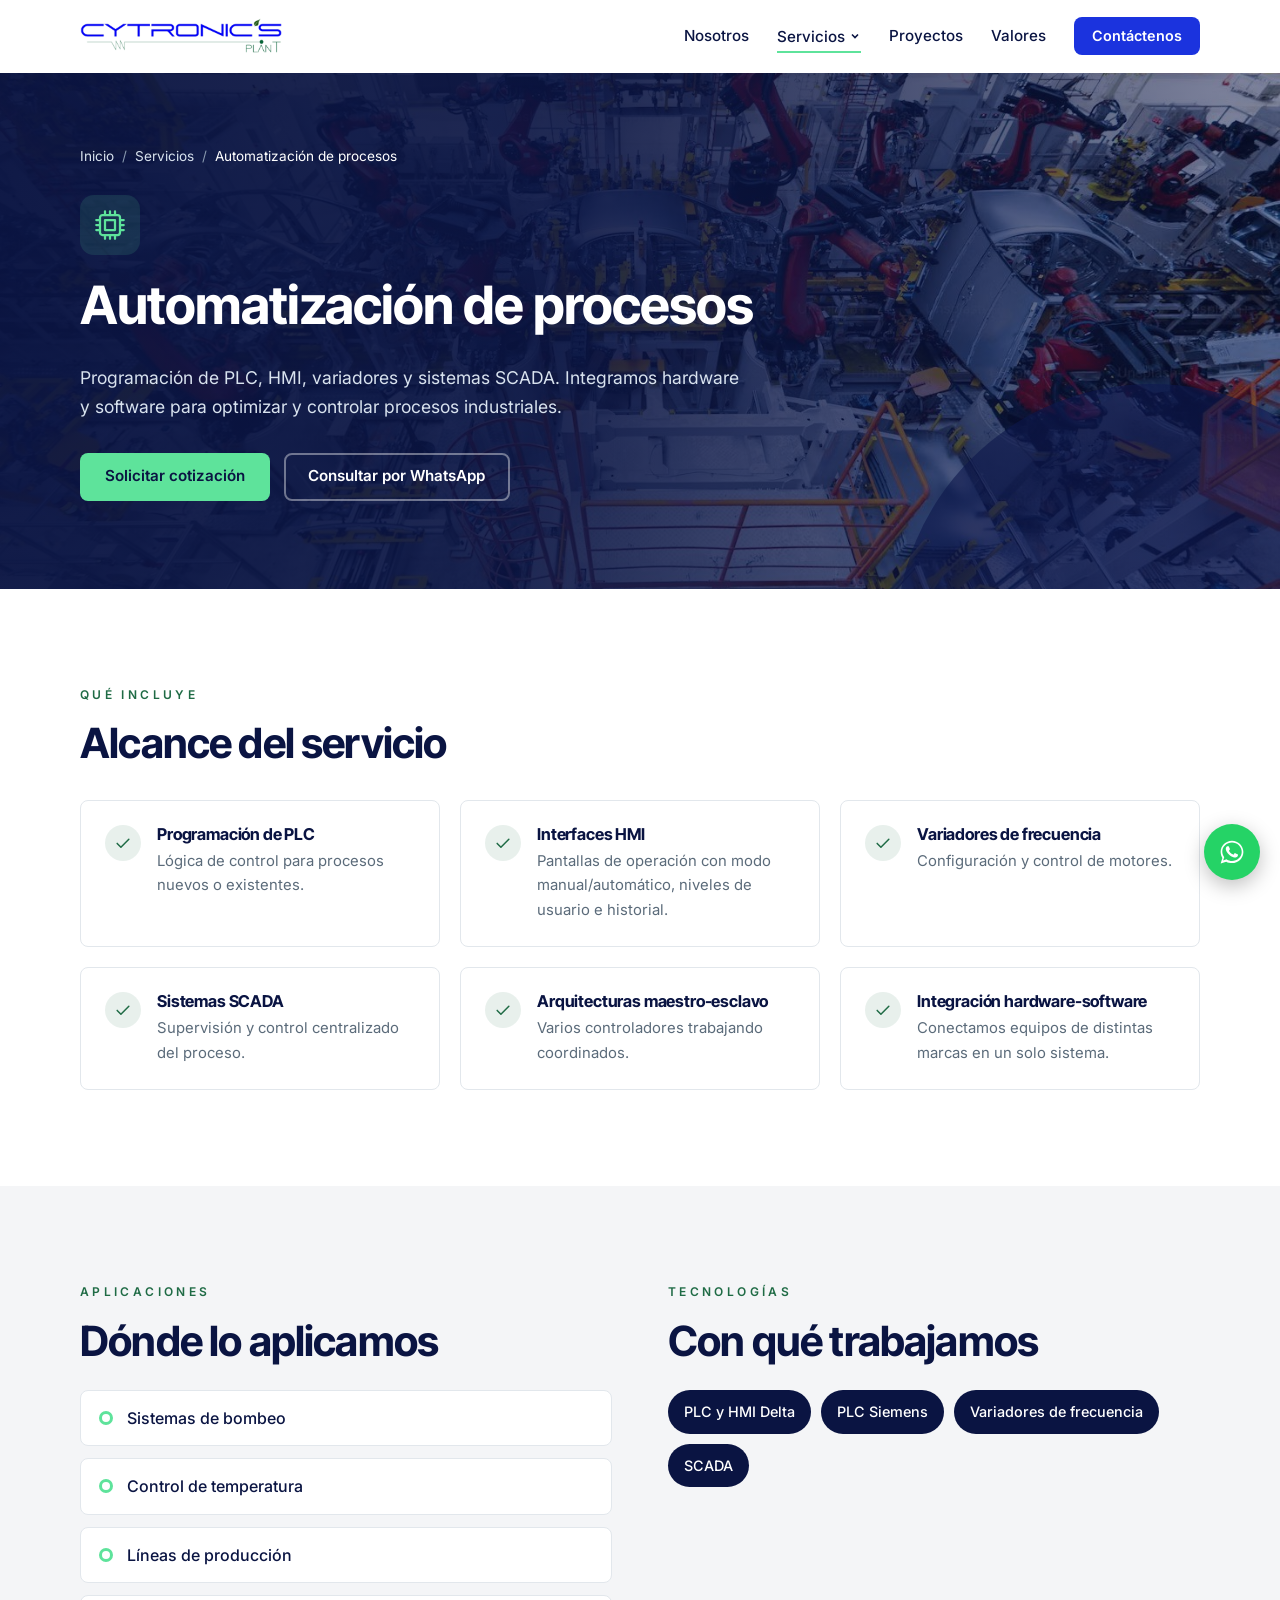
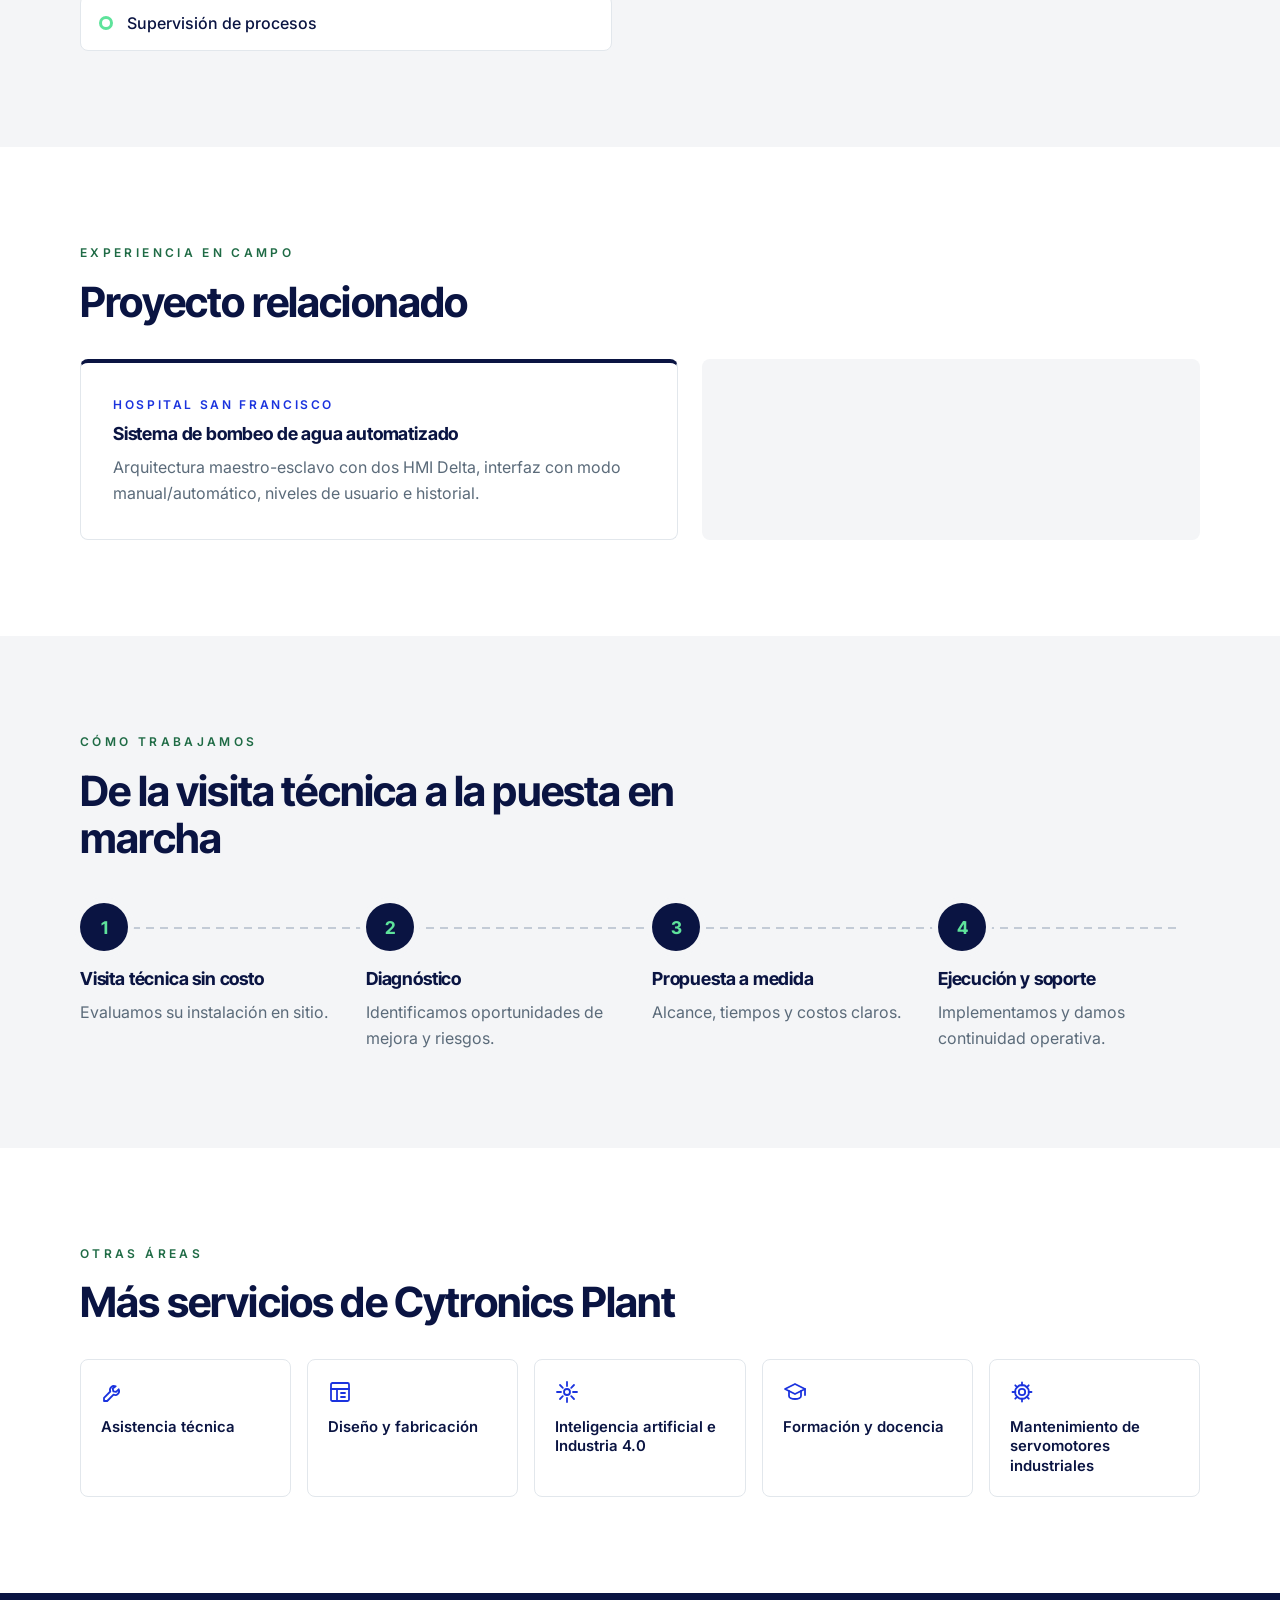
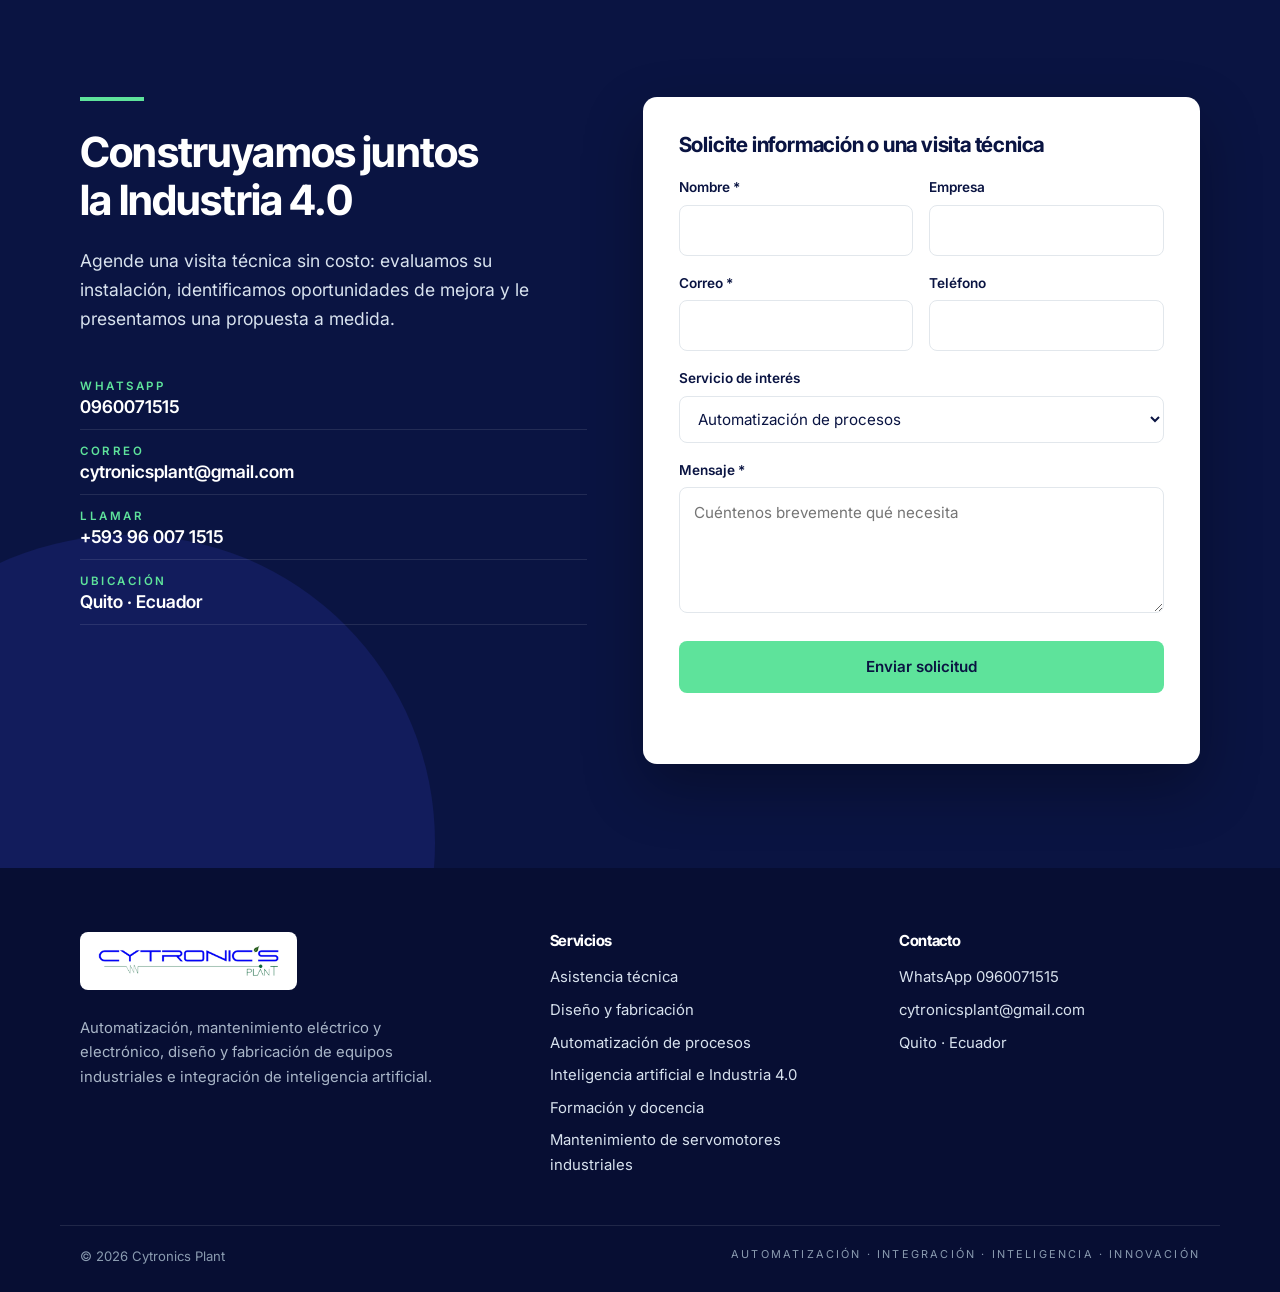
<file: servicios/automatizacion-procesos.html>
<!DOCTYPE html>
<html lang="es">
<head>
  <meta charset="UTF-8">
  <meta name="viewport" content="width=device-width, initial-scale=1">
  <title>Automatización de procesos | Cytronics Plant</title>
  <meta name="description" content="Programación de PLC, HMI, variadores y sistemas SCADA. Integramos hardware y software para optimizar y controlar procesos industriales.">
  <meta name="theme-color" content="#0a1442">
  <meta property="og:title" content="Automatización de procesos | Cytronics Plant">
  <meta property="og:description" content="Programación de PLC, HMI, variadores y sistemas SCADA. Integramos hardware y software para optimizar y controlar procesos industriales.">
  <meta property="og:image" content="../img/hero.jpg">
  <meta property="og:type" content="website">
  <link rel="icon" href="../img/favicon.png" type="image/png">
  <link rel="preconnect" href="https://fonts.googleapis.com">
  <link rel="preconnect" href="https://fonts.gstatic.com" crossorigin>
  <link href="https://fonts.googleapis.com/css2?family=Inter:wght@400;500;600&family=Inter+Tight:wght@600;700&display=swap" rel="stylesheet">
  <link rel="stylesheet" href="../styles.css">
</head>
<body>

  <a class="skip" href="#main">Saltar al contenido</a>
  <header class="header">
    <div class="container header__inner">
      <a href="../index.html" class="header__logo" aria-label="Cytronics Plant, inicio">
        <img src="../img/logo.png" alt="Cytronics Plant" width="1200" height="226">
      </a>
      <button class="nav-toggle" aria-expanded="false" aria-controls="nav" aria-label="Abrir menú">
        <span></span><span></span><span></span>
      </button>
      <nav class="nav" id="nav">
        <a href="../index.html#nosotros">Nosotros</a>
        <div class="nav__group">
          <a href="../index.html#servicios" class="nav__parent is-current">Servicios
            <svg class="nav__caret" viewBox="0 0 12 12" aria-hidden="true"><path d="M3 4.5l3 3 3-3" fill="none" stroke="currentColor" stroke-width="1.6"/></svg>
          </a>
          <div class="nav__dropdown">
            <a href="../servicios/asistencia-tecnica.html"><svg class="icon icon--sm" viewBox="0 0 24 24" fill="none" stroke="currentColor" stroke-width="1.8" stroke-linecap="round" stroke-linejoin="round" aria-hidden="true"><path d="M14.7 6.3a4 4 0 0 0-5.4 5.2L3 17.8V21h3.2l6.3-6.3a4 4 0 0 0 5.2-5.4l-2.6 2.6-2.8-.6-.6-2.8z"/></svg><span>Asistencia técnica</span></a>
            <a href="../servicios/diseno-fabricacion.html"><svg class="icon icon--sm" viewBox="0 0 24 24" fill="none" stroke="currentColor" stroke-width="1.8" stroke-linecap="round" stroke-linejoin="round" aria-hidden="true"><rect x="3" y="3" width="18" height="18" rx="1.5"/><path d="M3 9h18M9 9v12M13 13h4M13 17h4"/></svg><span>Diseño y fabricación</span></a>
            <a href="../servicios/automatizacion-procesos.html" aria-current="page"><svg class="icon icon--sm" viewBox="0 0 24 24" fill="none" stroke="currentColor" stroke-width="1.8" stroke-linecap="round" stroke-linejoin="round" aria-hidden="true"><rect x="4" y="4" width="16" height="16" rx="2"/><rect x="8" y="8" width="8" height="8"/><path d="M8 1v3M12 1v3M16 1v3M8 20v3M12 20v3M16 20v3M1 8h3M1 12h3M1 16h3M20 8h3M20 12h3M20 16h3"/></svg><span>Automatización de procesos</span></a>
            <a href="../servicios/ia-industria-40.html"><svg class="icon icon--sm" viewBox="0 0 24 24" fill="none" stroke="currentColor" stroke-width="1.8" stroke-linecap="round" stroke-linejoin="round" aria-hidden="true"><circle cx="12" cy="12" r="3"/><path d="M12 2v4M12 18v4M2 12h4M18 12h4M5 5l2.8 2.8M16.2 16.2 19 19M5 19l2.8-2.8M16.2 7.8 19 5"/></svg><span>Inteligencia artificial e Industria 4.0</span></a>
            <a href="../servicios/formacion-docencia.html"><svg class="icon icon--sm" viewBox="0 0 24 24" fill="none" stroke="currentColor" stroke-width="1.8" stroke-linecap="round" stroke-linejoin="round" aria-hidden="true"><path d="M2 9l10-5 10 5-10 5z"/><path d="M6 11v5c0 1.7 2.7 3 6 3s6-1.3 6-3v-5M22 9v6"/></svg><span>Formación y docencia</span></a>
            <a href="../servicios/mantenimiento-servomotores.html"><svg class="icon icon--sm" viewBox="0 0 24 24" fill="none" stroke="currentColor" stroke-width="1.8" stroke-linecap="round" stroke-linejoin="round" aria-hidden="true"><circle cx="12" cy="12" r="3.2"/><path d="M12 2.5v3M12 18.5v3M2.5 12h3M18.5 12h3M5.3 5.3l2.1 2.1M16.6 16.6l2.1 2.1M5.3 18.7l2.1-2.1M16.6 7.4l2.1-2.1"/><circle cx="12" cy="12" r="7"/></svg><span>Mantenimiento de servomotores industriales</span></a>
          </div>
        </div>
        <a href="../index.html#proyectos">Proyectos</a>
        <a href="../index.html#valores">Valores</a>
        <a href="#contacto" class="btn btn--primary btn--sm">Contáctenos</a>
      </nav>
    </div>
  </header>

  <main id="main">

    <section class="page-hero page-hero--img">
      <div class="page-hero__bg" style="background-image:url('../img/hero.jpg')" aria-hidden="true"></div>
      <div class="container page-hero__inner">
        <nav class="crumbs anim" style="--d:0" aria-label="Ruta"><a href="../index.html">Inicio</a><span>/</span><a href="../index.html#servicios">Servicios</a><span>/</span><span aria-current="page">Automatización de procesos</span></nav>
        <span class="page-hero__icon anim" style="--d:1"><svg class="icon" viewBox="0 0 24 24" fill="none" stroke="currentColor" stroke-width="1.8" stroke-linecap="round" stroke-linejoin="round" aria-hidden="true"><rect x="4" y="4" width="16" height="16" rx="2"/><rect x="8" y="8" width="8" height="8"/><path d="M8 1v3M12 1v3M16 1v3M8 20v3M12 20v3M16 20v3M1 8h3M1 12h3M1 16h3M20 8h3M20 12h3M20 16h3"/></svg></span>
        <h1 class="anim" style="--d:1">Automatización de procesos</h1>
        <p class="page-hero__lead anim" style="--d:2">Programación de PLC, HMI, variadores y sistemas SCADA. Integramos hardware y software para optimizar y controlar procesos industriales.</p>
        <div class="hero__actions anim" style="--d:3">
          <a href="#contacto" class="btn btn--accent">Solicitar cotización</a>
          <a href="https://wa.me/593960071515?text=Hola%20Cytronics%20Plant%2C%20quisiera%20informaci%C3%B3n%20sobre%20Automatizaci%C3%B3n%20de%20procesos" target="_blank" rel="noopener" class="btn btn--ghost">Consultar por WhatsApp</a>
        </div>
      </div>
    </section>

    <section class="section">
      <div class="container">
        <p class="eyebrow">Qué incluye</p>
        <h2>Alcance del servicio</h2>
        <div class="features">
          <div class="feature">
            <span class="feature__icon"><svg class="icon" viewBox="0 0 24 24" fill="none" stroke="currentColor" stroke-width="1.8" stroke-linecap="round" stroke-linejoin="round" aria-hidden="true"><path d="M5 12.5l4.5 4.5L19 7.5"/></svg></span>
            <div><h3>Programación de PLC</h3><p>Lógica de control para procesos nuevos o existentes.</p></div>
          </div>
          <div class="feature">
            <span class="feature__icon"><svg class="icon" viewBox="0 0 24 24" fill="none" stroke="currentColor" stroke-width="1.8" stroke-linecap="round" stroke-linejoin="round" aria-hidden="true"><path d="M5 12.5l4.5 4.5L19 7.5"/></svg></span>
            <div><h3>Interfaces HMI</h3><p>Pantallas de operación con modo manual/automático, niveles de usuario e historial.</p></div>
          </div>
          <div class="feature">
            <span class="feature__icon"><svg class="icon" viewBox="0 0 24 24" fill="none" stroke="currentColor" stroke-width="1.8" stroke-linecap="round" stroke-linejoin="round" aria-hidden="true"><path d="M5 12.5l4.5 4.5L19 7.5"/></svg></span>
            <div><h3>Variadores de frecuencia</h3><p>Configuración y control de motores.</p></div>
          </div>
          <div class="feature">
            <span class="feature__icon"><svg class="icon" viewBox="0 0 24 24" fill="none" stroke="currentColor" stroke-width="1.8" stroke-linecap="round" stroke-linejoin="round" aria-hidden="true"><path d="M5 12.5l4.5 4.5L19 7.5"/></svg></span>
            <div><h3>Sistemas SCADA</h3><p>Supervisión y control centralizado del proceso.</p></div>
          </div>
          <div class="feature">
            <span class="feature__icon"><svg class="icon" viewBox="0 0 24 24" fill="none" stroke="currentColor" stroke-width="1.8" stroke-linecap="round" stroke-linejoin="round" aria-hidden="true"><path d="M5 12.5l4.5 4.5L19 7.5"/></svg></span>
            <div><h3>Arquitecturas maestro-esclavo</h3><p>Varios controladores trabajando coordinados.</p></div>
          </div>
          <div class="feature">
            <span class="feature__icon"><svg class="icon" viewBox="0 0 24 24" fill="none" stroke="currentColor" stroke-width="1.8" stroke-linecap="round" stroke-linejoin="round" aria-hidden="true"><path d="M5 12.5l4.5 4.5L19 7.5"/></svg></span>
            <div><h3>Integración hardware-software</h3><p>Conectamos equipos de distintas marcas en un solo sistema.</p></div>
          </div>
        </div>
      </div>
    </section>

    <section class="section section--muted">
      <div class="container two-col">
        <div>
          <p class="eyebrow">Aplicaciones</p>
          <h2>Dónde lo aplicamos</h2>
          <ul class="checklist">
            <li>Sistemas de bombeo</li>
            <li>Control de temperatura</li>
            <li>Líneas de producción</li>
            <li>Supervisión de procesos</li>
          </ul>
        </div>
        <div>
          <p class="eyebrow">Tecnologías</p>
          <h2>Con qué trabajamos</h2>
          <div class="chips">
            <span>PLC y HMI Delta</span>
            <span>PLC Siemens</span>
            <span>Variadores de frecuencia</span>
            <span>SCADA</span>
          </div>
        </div>
      </div>
    </section>

    <section class="section">
      <div class="container">
        <p class="eyebrow">Experiencia en campo</p>
        <h2>Proyecto relacionado</h2>
        <div class="svc-project">
          <article class="project">
            <p class="project__client c-blue">Hospital San Francisco</p>
            <h3>Sistema de bombeo de agua automatizado</h3>
            <p>Arquitectura maestro-esclavo con dos HMI Delta, interfaz con modo manual/automático, niveles de usuario e historial.</p>
          </article>
          <div class="results results--stack">

          </div>
        </div>
      </div>
    </section>
    <section class="section section--muted">
      <div class="container">
        <p class="eyebrow">Cómo trabajamos</p>
        <h2>De la visita técnica a la puesta en marcha</h2>
        <ol class="steps">
          <li class="step"><span class="step__num">1</span><h3>Visita técnica sin costo</h3><p>Evaluamos su instalación en sitio.</p></li>
          <li class="step"><span class="step__num">2</span><h3>Diagnóstico</h3><p>Identificamos oportunidades de mejora y riesgos.</p></li>
          <li class="step"><span class="step__num">3</span><h3>Propuesta a medida</h3><p>Alcance, tiempos y costos claros.</p></li>
          <li class="step"><span class="step__num">4</span><h3>Ejecución y soporte</h3><p>Implementamos y damos continuidad operativa.</p></li>
        </ol>
      </div>
    </section>

    <section class="section">
      <div class="container">
        <p class="eyebrow">Otras áreas</p>
        <h2>Más servicios de Cytronics Plant</h2>
        <div class="mini-grid">
          <a class="mini-card" href="asistencia-tecnica.html"><svg class="icon" viewBox="0 0 24 24" fill="none" stroke="currentColor" stroke-width="1.8" stroke-linecap="round" stroke-linejoin="round" aria-hidden="true"><path d="M14.7 6.3a4 4 0 0 0-5.4 5.2L3 17.8V21h3.2l6.3-6.3a4 4 0 0 0 5.2-5.4l-2.6 2.6-2.8-.6-.6-2.8z"/></svg><span>Asistencia técnica</span></a>
          <a class="mini-card" href="diseno-fabricacion.html"><svg class="icon" viewBox="0 0 24 24" fill="none" stroke="currentColor" stroke-width="1.8" stroke-linecap="round" stroke-linejoin="round" aria-hidden="true"><rect x="3" y="3" width="18" height="18" rx="1.5"/><path d="M3 9h18M9 9v12M13 13h4M13 17h4"/></svg><span>Diseño y fabricación</span></a>
          <a class="mini-card" href="ia-industria-40.html"><svg class="icon" viewBox="0 0 24 24" fill="none" stroke="currentColor" stroke-width="1.8" stroke-linecap="round" stroke-linejoin="round" aria-hidden="true"><circle cx="12" cy="12" r="3"/><path d="M12 2v4M12 18v4M2 12h4M18 12h4M5 5l2.8 2.8M16.2 16.2 19 19M5 19l2.8-2.8M16.2 7.8 19 5"/></svg><span>Inteligencia artificial e Industria 4.0</span></a>
          <a class="mini-card" href="formacion-docencia.html"><svg class="icon" viewBox="0 0 24 24" fill="none" stroke="currentColor" stroke-width="1.8" stroke-linecap="round" stroke-linejoin="round" aria-hidden="true"><path d="M2 9l10-5 10 5-10 5z"/><path d="M6 11v5c0 1.7 2.7 3 6 3s6-1.3 6-3v-5M22 9v6"/></svg><span>Formación y docencia</span></a>
          <a class="mini-card" href="mantenimiento-servomotores.html"><svg class="icon" viewBox="0 0 24 24" fill="none" stroke="currentColor" stroke-width="1.8" stroke-linecap="round" stroke-linejoin="round" aria-hidden="true"><circle cx="12" cy="12" r="3.2"/><path d="M12 2.5v3M12 18.5v3M2.5 12h3M18.5 12h3M5.3 5.3l2.1 2.1M16.6 16.6l2.1 2.1M5.3 18.7l2.1-2.1M16.6 7.4l2.1-2.1"/><circle cx="12" cy="12" r="7"/></svg><span>Mantenimiento de servomotores industriales</span></a>
        </div>
      </div>
    </section>

    <section class="cta" id="contacto">
      <div class="cta__circle" aria-hidden="true"></div>
      <div class="container cta__inner">
        <div class="cta__intro">
          <span class="cta__bar" aria-hidden="true"></span>
          <h2>Construyamos juntos<br>la Industria 4.0</h2>
          <p class="cta__lead">Agende una visita técnica sin costo: evaluamos su instalación, identificamos oportunidades de mejora y le presentamos una propuesta a medida.</p>
          <ul class="contact-list">
            <li><a href="https://wa.me/593960071515?text=Hola%20Cytronics%20Plant%2C%20quisiera%20agendar%20una%20visita%20t%C3%A9cnica." target="_blank" rel="noopener">
              <span class="contact-list__label">WhatsApp</span><span class="contact-list__value">0960071515</span></a></li>
            <li><a href="mailto:cytronicsplant@gmail.com">
              <span class="contact-list__label">Correo</span><span class="contact-list__value">cytronicsplant@gmail.com</span></a></li>
            <li><a href="tel:+593960071515">
              <span class="contact-list__label">Llamar</span><span class="contact-list__value">+593 96 007 1515</span></a></li>
            <li><span class="contact-list__label">Ubicación</span><span class="contact-list__value">Quito · Ecuador</span></li>
          </ul>
        </div>

        <form class="form" action="https://formsubmit.co/ajax/cytronicsplant@gmail.com" method="POST" data-form novalidate>
          <h3 class="form__title">Solicite información o una visita técnica</h3>
          <input type="hidden" name="_subject" value="Nueva solicitud web – Automatización de procesos">
          <input type="hidden" name="_template" value="table">
          <input type="text" name="_honey" class="form__hp" tabindex="-1" autocomplete="off" aria-hidden="true">
          <div class="form__row">
            <label class="field"><span>Nombre *</span>
              <input type="text" name="nombre" autocomplete="name" required></label>
            <label class="field"><span>Empresa</span>
              <input type="text" name="empresa" autocomplete="organization"></label>
          </div>
          <div class="form__row">
            <label class="field"><span>Correo *</span>
              <input type="email" name="email" autocomplete="email" required></label>
            <label class="field"><span>Teléfono</span>
              <input type="tel" name="telefono" autocomplete="tel" inputmode="tel"></label>
          </div>
          <label class="field"><span>Servicio de interés</span>
            <select name="servicio">
              <option value="">Seleccione una opción</option>
              <option>Asistencia técnica</option>
              <option>Diseño y fabricación</option>
              <option selected>Automatización de procesos</option>
              <option>Inteligencia artificial e Industria 4.0</option>
              <option>Formación y docencia</option>
              <option>Mantenimiento de servomotores industriales</option>
              <option>Otro</option>
            </select></label>
          <label class="field"><span>Mensaje *</span>
            <textarea name="mensaje" rows="4" required placeholder="Cuéntenos brevemente qué necesita"></textarea></label>
          <button type="submit" class="btn btn--accent form__submit">Enviar solicitud</button>
          <p class="form__status" role="status" aria-live="polite"></p>
        </form>
      </div>
    </section>

  </main>

  <footer class="footer">
    <div class="container footer__grid">
      <div>
        <div class="footer__logo"><img src="../img/logo.png" alt="Cytronics Plant" loading="lazy" width="1200" height="226"></div>
        <p class="footer__about">Automatización, mantenimiento eléctrico y electrónico, diseño y fabricación de equipos industriales e integración de inteligencia artificial.</p>
      </div>
      <div>
        <h4>Servicios</h4>
        <ul>
          <li><a href="../servicios/asistencia-tecnica.html">Asistencia técnica</a></li>
          <li><a href="../servicios/diseno-fabricacion.html">Diseño y fabricación</a></li>
          <li><a href="../servicios/automatizacion-procesos.html">Automatización de procesos</a></li>
          <li><a href="../servicios/ia-industria-40.html">Inteligencia artificial e Industria 4.0</a></li>
          <li><a href="../servicios/formacion-docencia.html">Formación y docencia</a></li>
          <li><a href="../servicios/mantenimiento-servomotores.html">Mantenimiento de servomotores industriales</a></li>
        </ul>
      </div>
      <div>
        <h4>Contacto</h4>
        <ul>
          <li><a href="https://wa.me/593960071515" target="_blank" rel="noopener">WhatsApp 0960071515</a></li>
          <li><a href="mailto:cytronicsplant@gmail.com">cytronicsplant@gmail.com</a></li>
          <li>Quito · Ecuador</li>
        </ul>
      </div>
    </div>
    <div class="container footer__bottom">
      <p>© <span data-year>2026</span> Cytronics Plant</p>
      <p class="footer__tag">Automatización · Integración · Inteligencia · Innovación</p>
    </div>
  </footer>

  <div class="wa" data-wa>
    <div class="wa-panel" id="wa-panel" role="dialog" aria-label="Escribir por WhatsApp" hidden>
      <div class="wa-panel__head">
        <span class="wa-panel__avatar"><svg viewBox="0 0 32 32" width="28" height="28" aria-hidden="true"><path fill="currentColor" d="M16 3C8.8 3 3 8.7 3 15.8c0 2.5.7 4.9 2 7L3 29l6.4-2c2 1.1 4.3 1.7 6.6 1.7 7.2 0 13-5.7 13-12.8S23.2 3 16 3zm0 23.4c-2.1 0-4.1-.6-5.9-1.7l-.4-.3-3.8 1.2 1.2-3.7-.3-.4c-1.2-1.8-1.9-3.9-1.9-6.1C4.9 9.8 9.9 5 16 5s11.1 4.8 11.1 10.8S22.1 26.4 16 26.4zm6.1-8c-.3-.2-2-1-2.3-1.1-.3-.1-.5-.2-.8.2-.2.3-.9 1.1-1.1 1.3-.2.2-.4.3-.7.1-.3-.2-1.4-.5-2.7-1.7-1-.9-1.7-2-1.9-2.3-.2-.3 0-.5.1-.7l.5-.6c.2-.2.2-.3.3-.6.1-.2 0-.4 0-.6l-1-2.5c-.3-.7-.6-.6-.8-.6h-.7c-.2 0-.6.1-.9.4-.3.3-1.2 1.2-1.2 2.9s1.2 3.3 1.4 3.6c.2.2 2.4 3.7 5.9 5.1 2.9 1.1 3.5.9 4.1.9.6-.1 2-.8 2.3-1.6.3-.8.3-1.5.2-1.6-.1-.2-.3-.3-.7-.5z"/></svg></span>
        <div><strong>Cytronics Plant</strong><small>Responde por WhatsApp</small></div>
        <button type="button" class="wa-panel__close" aria-label="Cerrar" data-wa-close>&times;</button>
      </div>
      <div class="wa-panel__body">
        <p class="wa-panel__bubble">Gracias por comunicarse con Cytronics Plant. ¿Sobre qué desea información?</p>
        <ul class="wa-panel__options">
        <li><a href="https://wa.me/593960071515?text=Hola%20Cytronics%20Plant%2C%20deseo%20informaci%C3%B3n%20sobre%3A%20Dom%C3%B3tica%20y%20energ%C3%ADa%20fotovoltaica." target="_blank" rel="noopener">Domótica y energía fotovoltaica</a></li>
        <li><a href="https://wa.me/593960071515?text=Hola%20Cytronics%20Plant%2C%20deseo%20informaci%C3%B3n%20sobre%3A%20Automatizaci%C3%B3n%20industrial%20%28PLC%2C%20HMI%2C%20SCADA%29." target="_blank" rel="noopener">Automatización industrial (PLC, HMI, SCADA)</a></li>
        <li><a href="https://wa.me/593960071515?text=Hola%20Cytronics%20Plant%2C%20deseo%20informaci%C3%B3n%20sobre%3A%20Mantenimiento%20el%C3%A9ctrico%20y%20electr%C3%B3nico." target="_blank" rel="noopener">Mantenimiento eléctrico y electrónico</a></li>
        <li><a href="https://wa.me/593960071515?text=Hola%20Cytronics%20Plant%2C%20deseo%20informaci%C3%B3n%20sobre%3A%20Dise%C3%B1o%20y%20fabricaci%C3%B3n%20de%20tableros%20y%20equipos." target="_blank" rel="noopener">Diseño y fabricación de tableros y equipos</a></li>
        <li><a href="https://wa.me/593960071515?text=Hola%20Cytronics%20Plant%2C%20deseo%20informaci%C3%B3n%20sobre%3A%20Mantenimiento%20de%20servomotores." target="_blank" rel="noopener">Mantenimiento de servomotores</a></li>
        <li><a href="https://wa.me/593960071515?text=Hola%20Cytronics%20Plant%2C%20deseo%20informaci%C3%B3n%20sobre%3A%20Inteligencia%20artificial%20e%20Industria%204.0." target="_blank" rel="noopener">Inteligencia artificial e Industria 4.0</a></li>
        <li><a href="https://wa.me/593960071515?text=Hola%20Cytronics%20Plant%2C%20deseo%20informaci%C3%B3n%20sobre%3A%20Formaci%C3%B3n%20y%20capacitaci%C3%B3n." target="_blank" rel="noopener">Formación y capacitación</a></li>
          <li><a href="https://wa.me/593960071515?text=Hola%20Cytronics%20Plant%2C%20quisiera%20m%C3%A1s%20informaci%C3%B3n." target="_blank" rel="noopener">Otro tema</a></li>
        </ul>
        <p class="wa-panel__note">Cualquier duda que tenga, háganosla saber.</p>
      </div>
    </div>
    <a class="wa-float" href="https://wa.me/593960071515?text=Hola%20Cytronics%20Plant%2C%20quisiera%20m%C3%A1s%20informaci%C3%B3n." target="_blank" rel="noopener" aria-label="Escribir por WhatsApp" aria-controls="wa-panel" aria-expanded="false">
      <svg viewBox="0 0 32 32" width="28" height="28" aria-hidden="true"><path fill="currentColor" d="M16 3C8.8 3 3 8.7 3 15.8c0 2.5.7 4.9 2 7L3 29l6.4-2c2 1.1 4.3 1.7 6.6 1.7 7.2 0 13-5.7 13-12.8S23.2 3 16 3zm0 23.4c-2.1 0-4.1-.6-5.9-1.7l-.4-.3-3.8 1.2 1.2-3.7-.3-.4c-1.2-1.8-1.9-3.9-1.9-6.1C4.9 9.8 9.9 5 16 5s11.1 4.8 11.1 10.8S22.1 26.4 16 26.4zm6.1-8c-.3-.2-2-1-2.3-1.1-.3-.1-.5-.2-.8.2-.2.3-.9 1.1-1.1 1.3-.2.2-.4.3-.7.1-.3-.2-1.4-.5-2.7-1.7-1-.9-1.7-2-1.9-2.3-.2-.3 0-.5.1-.7l.5-.6c.2-.2.2-.3.3-.6.1-.2 0-.4 0-.6l-1-2.5c-.3-.7-.6-.6-.8-.6h-.7c-.2 0-.6.1-.9.4-.3.3-1.2 1.2-1.2 2.9s1.2 3.3 1.4 3.6c.2.2 2.4 3.7 5.9 5.1 2.9 1.1 3.5.9 4.1.9.6-.1 2-.8 2.3-1.6.3-.8.3-1.5.2-1.6-.1-.2-.3-.3-.7-.5z"/></svg>
    </a>
  </div>

  <script src="../script.js"></script>
</body>
</html>
</file>
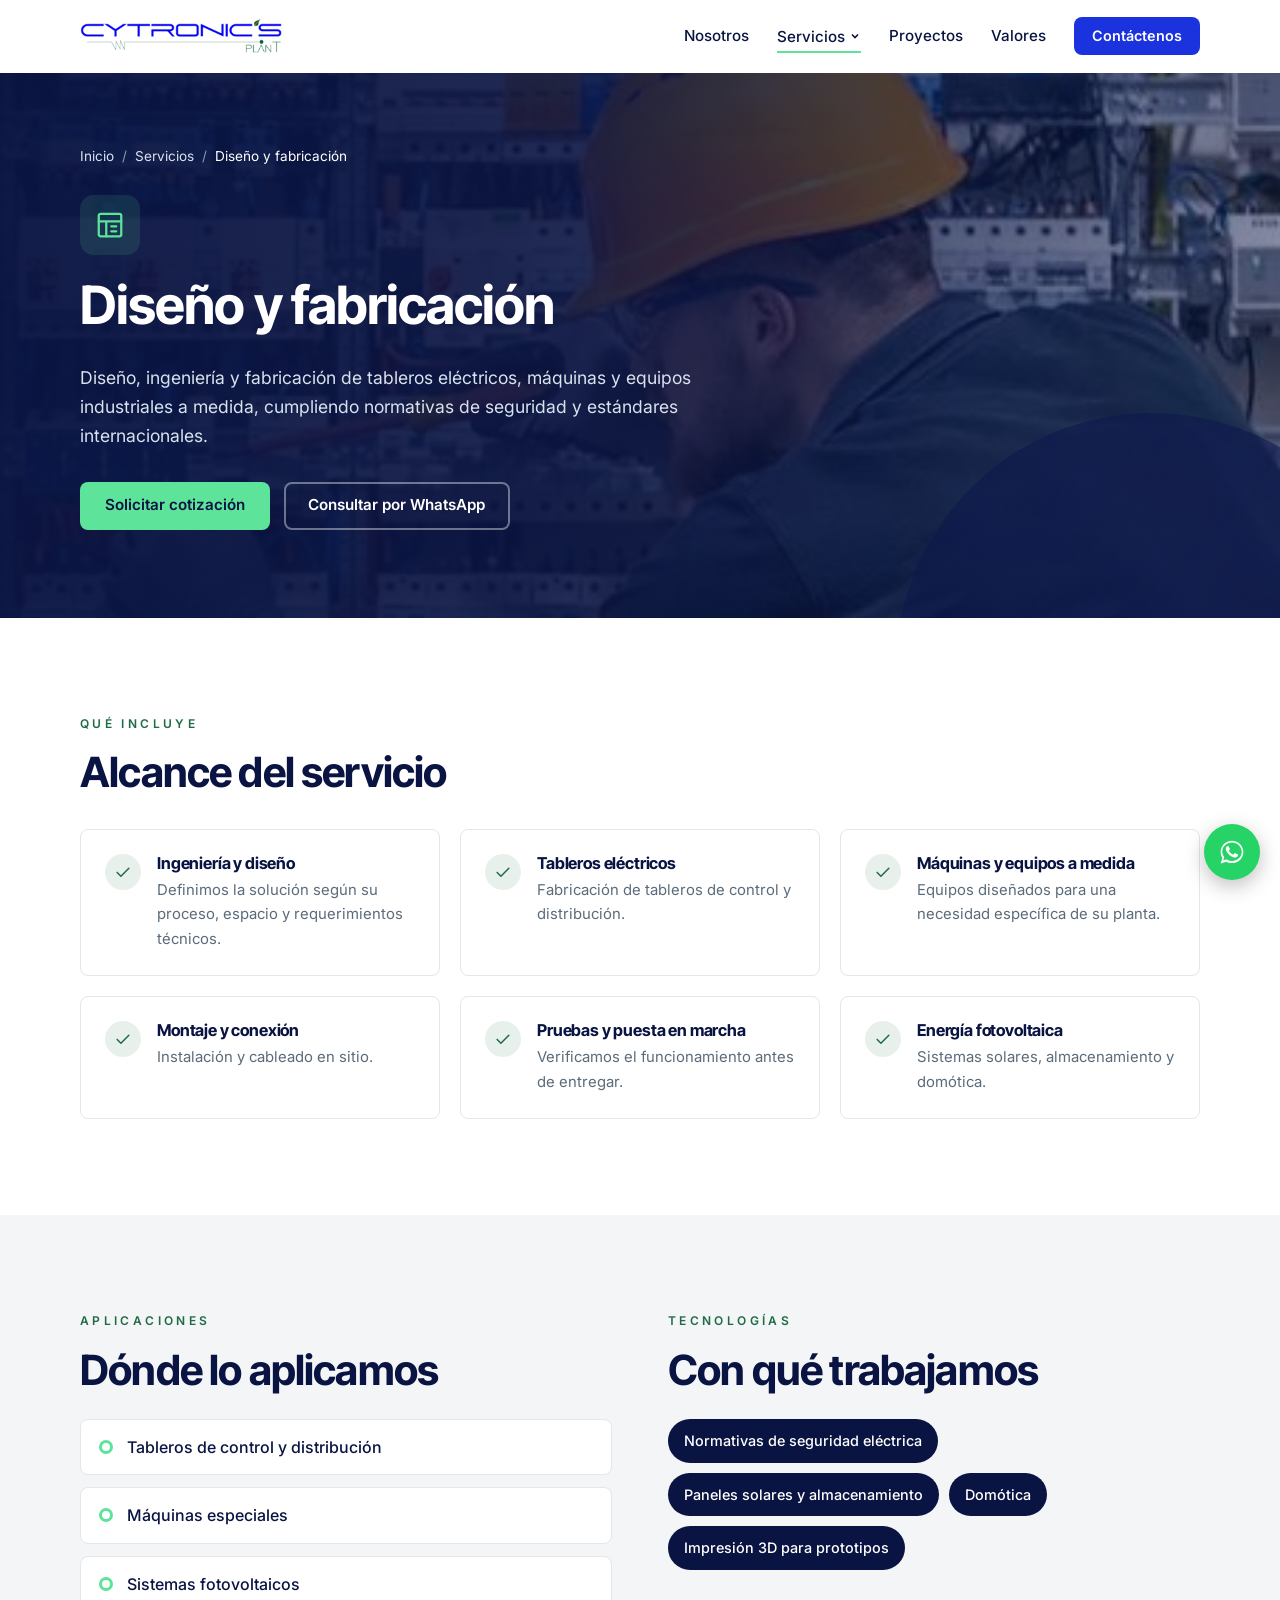
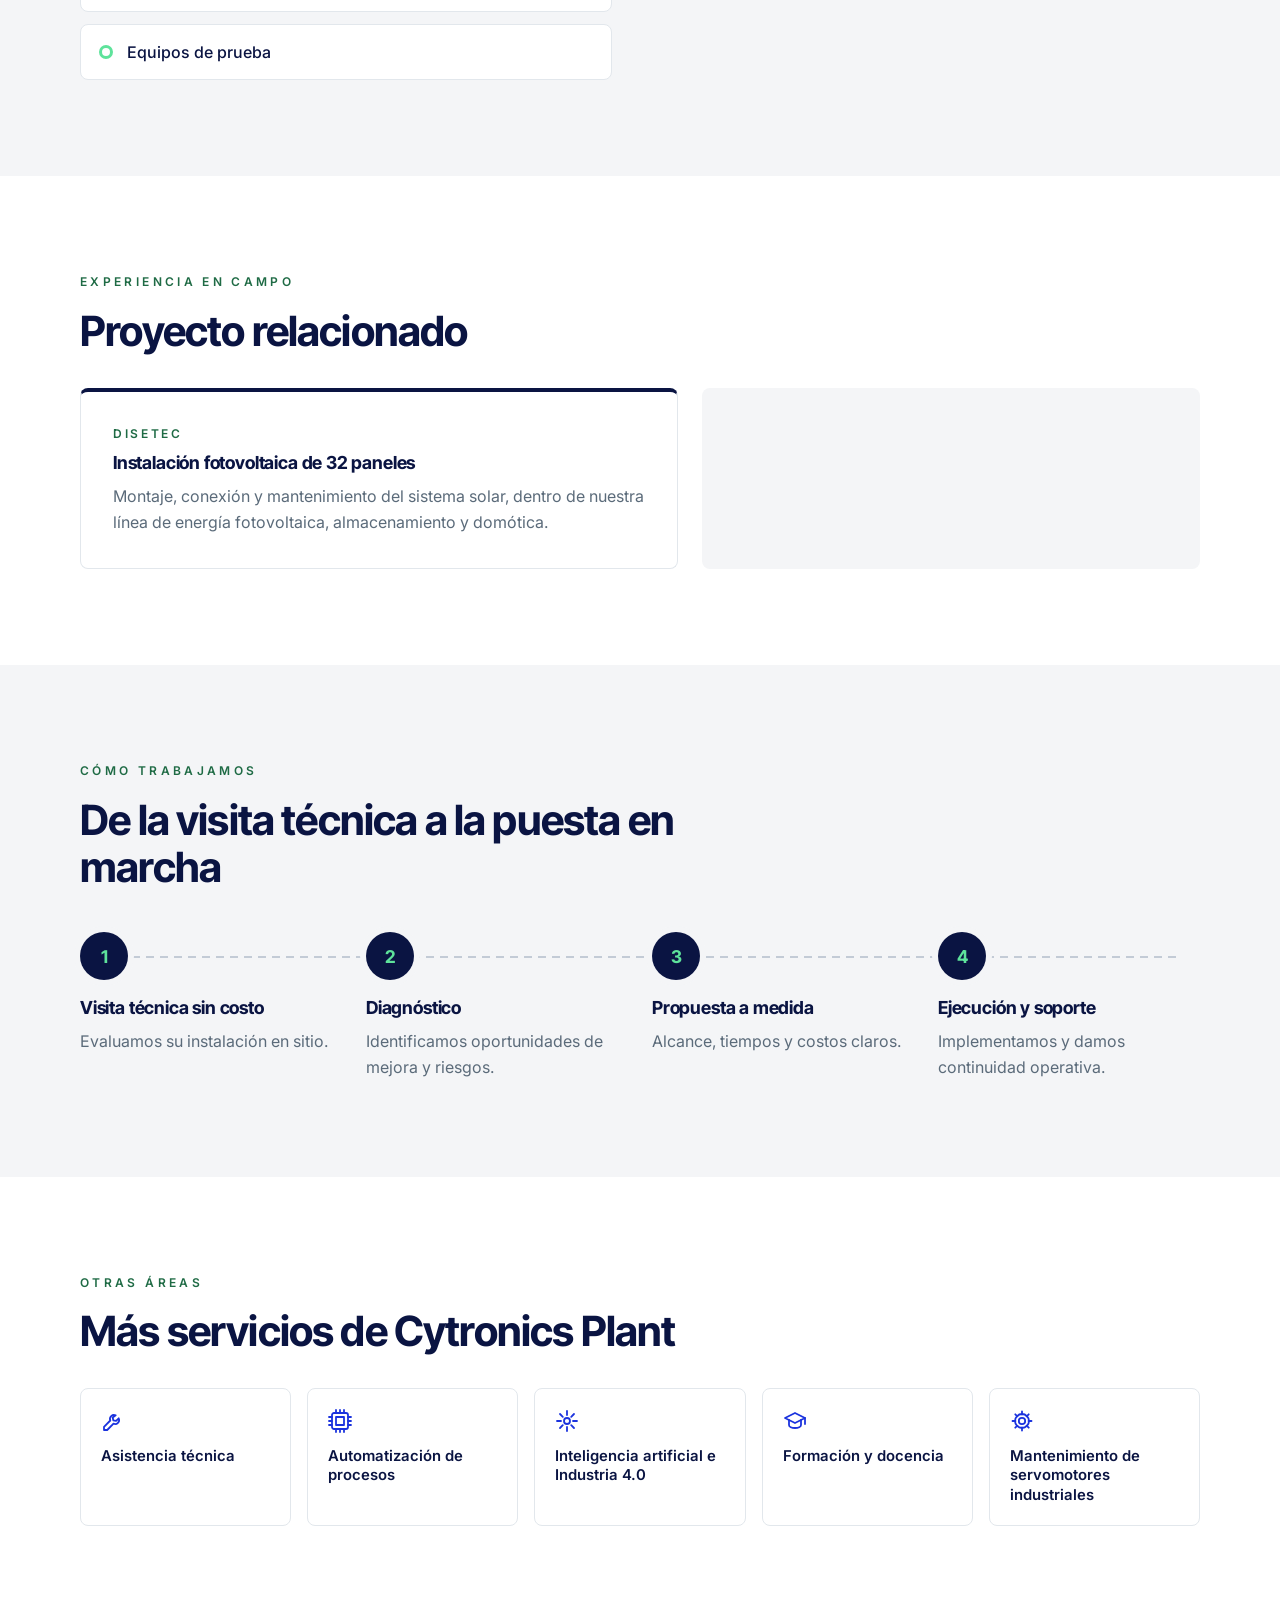
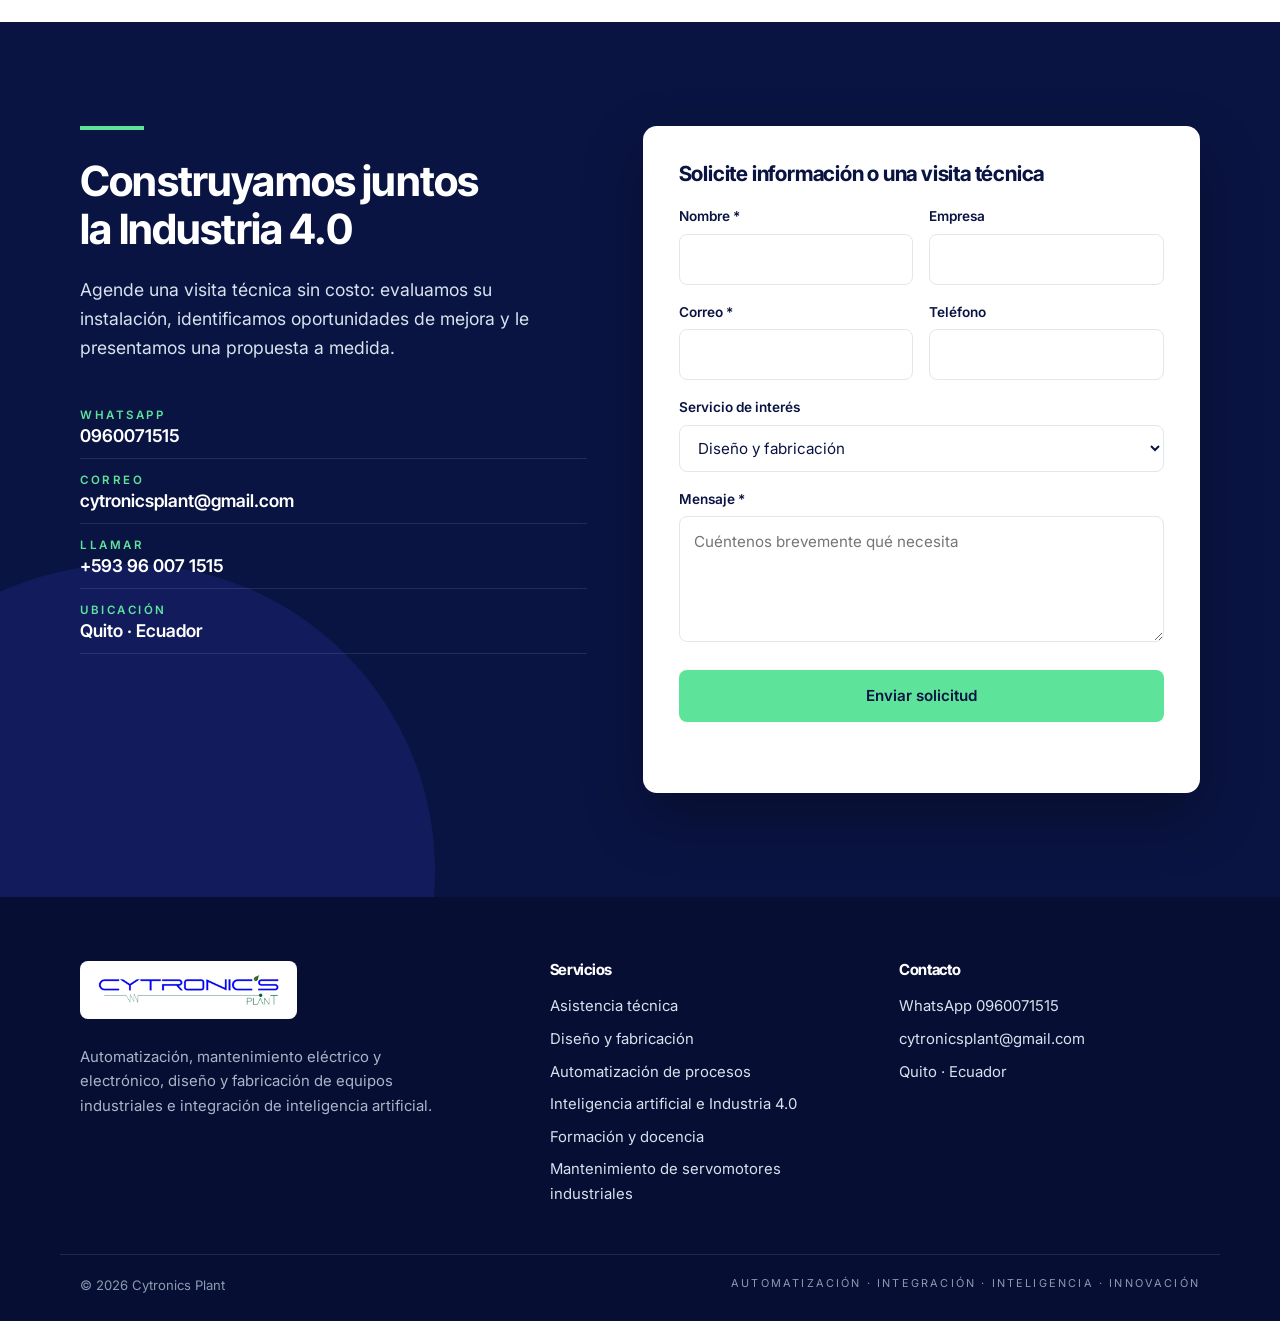
<file: servicios/diseno-fabricacion.html>
<!DOCTYPE html>
<html lang="es">
<head>
  <meta charset="UTF-8">
  <meta name="viewport" content="width=device-width, initial-scale=1">
  <title>Diseño y fabricación | Cytronics Plant</title>
  <meta name="description" content="Diseño, ingeniería y fabricación de tableros eléctricos, máquinas y equipos industriales a medida, cumpliendo normativas de seguridad y estándares internacionales.">
  <meta name="theme-color" content="#0a1442">
  <meta property="og:title" content="Diseño y fabricación | Cytronics Plant">
  <meta property="og:description" content="Diseño, ingeniería y fabricación de tableros eléctricos, máquinas y equipos industriales a medida, cumpliendo normativas de seguridad y estándares internacionales.">
  <meta property="og:image" content="../img/hero.jpg">
  <meta property="og:type" content="website">
  <link rel="icon" href="../img/favicon.png" type="image/png">
  <link rel="preconnect" href="https://fonts.googleapis.com">
  <link rel="preconnect" href="https://fonts.gstatic.com" crossorigin>
  <link href="https://fonts.googleapis.com/css2?family=Inter:wght@400;500;600&family=Inter+Tight:wght@600;700&display=swap" rel="stylesheet">
  <link rel="stylesheet" href="../styles.css">
</head>
<body>

  <a class="skip" href="#main">Saltar al contenido</a>
  <header class="header">
    <div class="container header__inner">
      <a href="../index.html" class="header__logo" aria-label="Cytronics Plant, inicio">
        <img src="../img/logo.png" alt="Cytronics Plant" width="1200" height="226">
      </a>
      <button class="nav-toggle" aria-expanded="false" aria-controls="nav" aria-label="Abrir menú">
        <span></span><span></span><span></span>
      </button>
      <nav class="nav" id="nav">
        <a href="../index.html#nosotros">Nosotros</a>
        <div class="nav__group">
          <a href="../index.html#servicios" class="nav__parent is-current">Servicios
            <svg class="nav__caret" viewBox="0 0 12 12" aria-hidden="true"><path d="M3 4.5l3 3 3-3" fill="none" stroke="currentColor" stroke-width="1.6"/></svg>
          </a>
          <div class="nav__dropdown">
            <a href="../servicios/asistencia-tecnica.html"><svg class="icon icon--sm" viewBox="0 0 24 24" fill="none" stroke="currentColor" stroke-width="1.8" stroke-linecap="round" stroke-linejoin="round" aria-hidden="true"><path d="M14.7 6.3a4 4 0 0 0-5.4 5.2L3 17.8V21h3.2l6.3-6.3a4 4 0 0 0 5.2-5.4l-2.6 2.6-2.8-.6-.6-2.8z"/></svg><span>Asistencia técnica</span></a>
            <a href="../servicios/diseno-fabricacion.html" aria-current="page"><svg class="icon icon--sm" viewBox="0 0 24 24" fill="none" stroke="currentColor" stroke-width="1.8" stroke-linecap="round" stroke-linejoin="round" aria-hidden="true"><rect x="3" y="3" width="18" height="18" rx="1.5"/><path d="M3 9h18M9 9v12M13 13h4M13 17h4"/></svg><span>Diseño y fabricación</span></a>
            <a href="../servicios/automatizacion-procesos.html"><svg class="icon icon--sm" viewBox="0 0 24 24" fill="none" stroke="currentColor" stroke-width="1.8" stroke-linecap="round" stroke-linejoin="round" aria-hidden="true"><rect x="4" y="4" width="16" height="16" rx="2"/><rect x="8" y="8" width="8" height="8"/><path d="M8 1v3M12 1v3M16 1v3M8 20v3M12 20v3M16 20v3M1 8h3M1 12h3M1 16h3M20 8h3M20 12h3M20 16h3"/></svg><span>Automatización de procesos</span></a>
            <a href="../servicios/ia-industria-40.html"><svg class="icon icon--sm" viewBox="0 0 24 24" fill="none" stroke="currentColor" stroke-width="1.8" stroke-linecap="round" stroke-linejoin="round" aria-hidden="true"><circle cx="12" cy="12" r="3"/><path d="M12 2v4M12 18v4M2 12h4M18 12h4M5 5l2.8 2.8M16.2 16.2 19 19M5 19l2.8-2.8M16.2 7.8 19 5"/></svg><span>Inteligencia artificial e Industria 4.0</span></a>
            <a href="../servicios/formacion-docencia.html"><svg class="icon icon--sm" viewBox="0 0 24 24" fill="none" stroke="currentColor" stroke-width="1.8" stroke-linecap="round" stroke-linejoin="round" aria-hidden="true"><path d="M2 9l10-5 10 5-10 5z"/><path d="M6 11v5c0 1.7 2.7 3 6 3s6-1.3 6-3v-5M22 9v6"/></svg><span>Formación y docencia</span></a>
            <a href="../servicios/mantenimiento-servomotores.html"><svg class="icon icon--sm" viewBox="0 0 24 24" fill="none" stroke="currentColor" stroke-width="1.8" stroke-linecap="round" stroke-linejoin="round" aria-hidden="true"><circle cx="12" cy="12" r="3.2"/><path d="M12 2.5v3M12 18.5v3M2.5 12h3M18.5 12h3M5.3 5.3l2.1 2.1M16.6 16.6l2.1 2.1M5.3 18.7l2.1-2.1M16.6 7.4l2.1-2.1"/><circle cx="12" cy="12" r="7"/></svg><span>Mantenimiento de servomotores industriales</span></a>
          </div>
        </div>
        <a href="../index.html#proyectos">Proyectos</a>
        <a href="../index.html#valores">Valores</a>
        <a href="#contacto" class="btn btn--primary btn--sm">Contáctenos</a>
      </nav>
    </div>
  </header>

  <main id="main">

    <section class="page-hero page-hero--img">
      <div class="page-hero__bg" style="background-image:url('../img/area2.jpg')" aria-hidden="true"></div>
      <div class="container page-hero__inner">
        <nav class="crumbs anim" style="--d:0" aria-label="Ruta"><a href="../index.html">Inicio</a><span>/</span><a href="../index.html#servicios">Servicios</a><span>/</span><span aria-current="page">Diseño y fabricación</span></nav>
        <span class="page-hero__icon anim" style="--d:1"><svg class="icon" viewBox="0 0 24 24" fill="none" stroke="currentColor" stroke-width="1.8" stroke-linecap="round" stroke-linejoin="round" aria-hidden="true"><rect x="3" y="3" width="18" height="18" rx="1.5"/><path d="M3 9h18M9 9v12M13 13h4M13 17h4"/></svg></span>
        <h1 class="anim" style="--d:1">Diseño y fabricación</h1>
        <p class="page-hero__lead anim" style="--d:2">Diseño, ingeniería y fabricación de tableros eléctricos, máquinas y equipos industriales a medida, cumpliendo normativas de seguridad y estándares internacionales.</p>
        <div class="hero__actions anim" style="--d:3">
          <a href="#contacto" class="btn btn--accent">Solicitar cotización</a>
          <a href="https://wa.me/593960071515?text=Hola%20Cytronics%20Plant%2C%20quisiera%20informaci%C3%B3n%20sobre%20Dise%C3%B1o%20y%20fabricaci%C3%B3n" target="_blank" rel="noopener" class="btn btn--ghost">Consultar por WhatsApp</a>
        </div>
      </div>
    </section>

    <section class="section">
      <div class="container">
        <p class="eyebrow">Qué incluye</p>
        <h2>Alcance del servicio</h2>
        <div class="features">
          <div class="feature">
            <span class="feature__icon"><svg class="icon" viewBox="0 0 24 24" fill="none" stroke="currentColor" stroke-width="1.8" stroke-linecap="round" stroke-linejoin="round" aria-hidden="true"><path d="M5 12.5l4.5 4.5L19 7.5"/></svg></span>
            <div><h3>Ingeniería y diseño</h3><p>Definimos la solución según su proceso, espacio y requerimientos técnicos.</p></div>
          </div>
          <div class="feature">
            <span class="feature__icon"><svg class="icon" viewBox="0 0 24 24" fill="none" stroke="currentColor" stroke-width="1.8" stroke-linecap="round" stroke-linejoin="round" aria-hidden="true"><path d="M5 12.5l4.5 4.5L19 7.5"/></svg></span>
            <div><h3>Tableros eléctricos</h3><p>Fabricación de tableros de control y distribución.</p></div>
          </div>
          <div class="feature">
            <span class="feature__icon"><svg class="icon" viewBox="0 0 24 24" fill="none" stroke="currentColor" stroke-width="1.8" stroke-linecap="round" stroke-linejoin="round" aria-hidden="true"><path d="M5 12.5l4.5 4.5L19 7.5"/></svg></span>
            <div><h3>Máquinas y equipos a medida</h3><p>Equipos diseñados para una necesidad específica de su planta.</p></div>
          </div>
          <div class="feature">
            <span class="feature__icon"><svg class="icon" viewBox="0 0 24 24" fill="none" stroke="currentColor" stroke-width="1.8" stroke-linecap="round" stroke-linejoin="round" aria-hidden="true"><path d="M5 12.5l4.5 4.5L19 7.5"/></svg></span>
            <div><h3>Montaje y conexión</h3><p>Instalación y cableado en sitio.</p></div>
          </div>
          <div class="feature">
            <span class="feature__icon"><svg class="icon" viewBox="0 0 24 24" fill="none" stroke="currentColor" stroke-width="1.8" stroke-linecap="round" stroke-linejoin="round" aria-hidden="true"><path d="M5 12.5l4.5 4.5L19 7.5"/></svg></span>
            <div><h3>Pruebas y puesta en marcha</h3><p>Verificamos el funcionamiento antes de entregar.</p></div>
          </div>
          <div class="feature">
            <span class="feature__icon"><svg class="icon" viewBox="0 0 24 24" fill="none" stroke="currentColor" stroke-width="1.8" stroke-linecap="round" stroke-linejoin="round" aria-hidden="true"><path d="M5 12.5l4.5 4.5L19 7.5"/></svg></span>
            <div><h3>Energía fotovoltaica</h3><p>Sistemas solares, almacenamiento y domótica.</p></div>
          </div>
        </div>
      </div>
    </section>

    <section class="section section--muted">
      <div class="container two-col">
        <div>
          <p class="eyebrow">Aplicaciones</p>
          <h2>Dónde lo aplicamos</h2>
          <ul class="checklist">
            <li>Tableros de control y distribución</li>
            <li>Máquinas especiales</li>
            <li>Sistemas fotovoltaicos</li>
            <li>Equipos de prueba</li>
          </ul>
        </div>
        <div>
          <p class="eyebrow">Tecnologías</p>
          <h2>Con qué trabajamos</h2>
          <div class="chips">
            <span>Normativas de seguridad eléctrica</span>
            <span>Paneles solares y almacenamiento</span>
            <span>Domótica</span>
            <span>Impresión 3D para prototipos</span>
          </div>
        </div>
      </div>
    </section>

    <section class="section">
      <div class="container">
        <p class="eyebrow">Experiencia en campo</p>
        <h2>Proyecto relacionado</h2>
        <div class="svc-project">
          <article class="project">
            <p class="project__client c-green">Disetec</p>
            <h3>Instalación fotovoltaica de 32 paneles</h3>
            <p>Montaje, conexión y mantenimiento del sistema solar, dentro de nuestra línea de energía fotovoltaica, almacenamiento y domótica.</p>
          </article>
          <div class="results results--stack">

          </div>
        </div>
      </div>
    </section>
    <section class="section section--muted">
      <div class="container">
        <p class="eyebrow">Cómo trabajamos</p>
        <h2>De la visita técnica a la puesta en marcha</h2>
        <ol class="steps">
          <li class="step"><span class="step__num">1</span><h3>Visita técnica sin costo</h3><p>Evaluamos su instalación en sitio.</p></li>
          <li class="step"><span class="step__num">2</span><h3>Diagnóstico</h3><p>Identificamos oportunidades de mejora y riesgos.</p></li>
          <li class="step"><span class="step__num">3</span><h3>Propuesta a medida</h3><p>Alcance, tiempos y costos claros.</p></li>
          <li class="step"><span class="step__num">4</span><h3>Ejecución y soporte</h3><p>Implementamos y damos continuidad operativa.</p></li>
        </ol>
      </div>
    </section>

    <section class="section">
      <div class="container">
        <p class="eyebrow">Otras áreas</p>
        <h2>Más servicios de Cytronics Plant</h2>
        <div class="mini-grid">
          <a class="mini-card" href="asistencia-tecnica.html"><svg class="icon" viewBox="0 0 24 24" fill="none" stroke="currentColor" stroke-width="1.8" stroke-linecap="round" stroke-linejoin="round" aria-hidden="true"><path d="M14.7 6.3a4 4 0 0 0-5.4 5.2L3 17.8V21h3.2l6.3-6.3a4 4 0 0 0 5.2-5.4l-2.6 2.6-2.8-.6-.6-2.8z"/></svg><span>Asistencia técnica</span></a>
          <a class="mini-card" href="automatizacion-procesos.html"><svg class="icon" viewBox="0 0 24 24" fill="none" stroke="currentColor" stroke-width="1.8" stroke-linecap="round" stroke-linejoin="round" aria-hidden="true"><rect x="4" y="4" width="16" height="16" rx="2"/><rect x="8" y="8" width="8" height="8"/><path d="M8 1v3M12 1v3M16 1v3M8 20v3M12 20v3M16 20v3M1 8h3M1 12h3M1 16h3M20 8h3M20 12h3M20 16h3"/></svg><span>Automatización de procesos</span></a>
          <a class="mini-card" href="ia-industria-40.html"><svg class="icon" viewBox="0 0 24 24" fill="none" stroke="currentColor" stroke-width="1.8" stroke-linecap="round" stroke-linejoin="round" aria-hidden="true"><circle cx="12" cy="12" r="3"/><path d="M12 2v4M12 18v4M2 12h4M18 12h4M5 5l2.8 2.8M16.2 16.2 19 19M5 19l2.8-2.8M16.2 7.8 19 5"/></svg><span>Inteligencia artificial e Industria 4.0</span></a>
          <a class="mini-card" href="formacion-docencia.html"><svg class="icon" viewBox="0 0 24 24" fill="none" stroke="currentColor" stroke-width="1.8" stroke-linecap="round" stroke-linejoin="round" aria-hidden="true"><path d="M2 9l10-5 10 5-10 5z"/><path d="M6 11v5c0 1.7 2.7 3 6 3s6-1.3 6-3v-5M22 9v6"/></svg><span>Formación y docencia</span></a>
          <a class="mini-card" href="mantenimiento-servomotores.html"><svg class="icon" viewBox="0 0 24 24" fill="none" stroke="currentColor" stroke-width="1.8" stroke-linecap="round" stroke-linejoin="round" aria-hidden="true"><circle cx="12" cy="12" r="3.2"/><path d="M12 2.5v3M12 18.5v3M2.5 12h3M18.5 12h3M5.3 5.3l2.1 2.1M16.6 16.6l2.1 2.1M5.3 18.7l2.1-2.1M16.6 7.4l2.1-2.1"/><circle cx="12" cy="12" r="7"/></svg><span>Mantenimiento de servomotores industriales</span></a>
        </div>
      </div>
    </section>

    <section class="cta" id="contacto">
      <div class="cta__circle" aria-hidden="true"></div>
      <div class="container cta__inner">
        <div class="cta__intro">
          <span class="cta__bar" aria-hidden="true"></span>
          <h2>Construyamos juntos<br>la Industria 4.0</h2>
          <p class="cta__lead">Agende una visita técnica sin costo: evaluamos su instalación, identificamos oportunidades de mejora y le presentamos una propuesta a medida.</p>
          <ul class="contact-list">
            <li><a href="https://wa.me/593960071515?text=Hola%20Cytronics%20Plant%2C%20quisiera%20agendar%20una%20visita%20t%C3%A9cnica." target="_blank" rel="noopener">
              <span class="contact-list__label">WhatsApp</span><span class="contact-list__value">0960071515</span></a></li>
            <li><a href="mailto:cytronicsplant@gmail.com">
              <span class="contact-list__label">Correo</span><span class="contact-list__value">cytronicsplant@gmail.com</span></a></li>
            <li><a href="tel:+593960071515">
              <span class="contact-list__label">Llamar</span><span class="contact-list__value">+593 96 007 1515</span></a></li>
            <li><span class="contact-list__label">Ubicación</span><span class="contact-list__value">Quito · Ecuador</span></li>
          </ul>
        </div>

        <form class="form" action="https://formsubmit.co/ajax/cytronicsplant@gmail.com" method="POST" data-form novalidate>
          <h3 class="form__title">Solicite información o una visita técnica</h3>
          <input type="hidden" name="_subject" value="Nueva solicitud web – Diseño y fabricación">
          <input type="hidden" name="_template" value="table">
          <input type="text" name="_honey" class="form__hp" tabindex="-1" autocomplete="off" aria-hidden="true">
          <div class="form__row">
            <label class="field"><span>Nombre *</span>
              <input type="text" name="nombre" autocomplete="name" required></label>
            <label class="field"><span>Empresa</span>
              <input type="text" name="empresa" autocomplete="organization"></label>
          </div>
          <div class="form__row">
            <label class="field"><span>Correo *</span>
              <input type="email" name="email" autocomplete="email" required></label>
            <label class="field"><span>Teléfono</span>
              <input type="tel" name="telefono" autocomplete="tel" inputmode="tel"></label>
          </div>
          <label class="field"><span>Servicio de interés</span>
            <select name="servicio">
              <option value="">Seleccione una opción</option>
              <option>Asistencia técnica</option>
              <option selected>Diseño y fabricación</option>
              <option>Automatización de procesos</option>
              <option>Inteligencia artificial e Industria 4.0</option>
              <option>Formación y docencia</option>
              <option>Mantenimiento de servomotores industriales</option>
              <option>Otro</option>
            </select></label>
          <label class="field"><span>Mensaje *</span>
            <textarea name="mensaje" rows="4" required placeholder="Cuéntenos brevemente qué necesita"></textarea></label>
          <button type="submit" class="btn btn--accent form__submit">Enviar solicitud</button>
          <p class="form__status" role="status" aria-live="polite"></p>
        </form>
      </div>
    </section>

  </main>

  <footer class="footer">
    <div class="container footer__grid">
      <div>
        <div class="footer__logo"><img src="../img/logo.png" alt="Cytronics Plant" loading="lazy" width="1200" height="226"></div>
        <p class="footer__about">Automatización, mantenimiento eléctrico y electrónico, diseño y fabricación de equipos industriales e integración de inteligencia artificial.</p>
      </div>
      <div>
        <h4>Servicios</h4>
        <ul>
          <li><a href="../servicios/asistencia-tecnica.html">Asistencia técnica</a></li>
          <li><a href="../servicios/diseno-fabricacion.html">Diseño y fabricación</a></li>
          <li><a href="../servicios/automatizacion-procesos.html">Automatización de procesos</a></li>
          <li><a href="../servicios/ia-industria-40.html">Inteligencia artificial e Industria 4.0</a></li>
          <li><a href="../servicios/formacion-docencia.html">Formación y docencia</a></li>
          <li><a href="../servicios/mantenimiento-servomotores.html">Mantenimiento de servomotores industriales</a></li>
        </ul>
      </div>
      <div>
        <h4>Contacto</h4>
        <ul>
          <li><a href="https://wa.me/593960071515" target="_blank" rel="noopener">WhatsApp 0960071515</a></li>
          <li><a href="mailto:cytronicsplant@gmail.com">cytronicsplant@gmail.com</a></li>
          <li>Quito · Ecuador</li>
        </ul>
      </div>
    </div>
    <div class="container footer__bottom">
      <p>© <span data-year>2026</span> Cytronics Plant</p>
      <p class="footer__tag">Automatización · Integración · Inteligencia · Innovación</p>
    </div>
  </footer>

  <div class="wa" data-wa>
    <div class="wa-panel" id="wa-panel" role="dialog" aria-label="Escribir por WhatsApp" hidden>
      <div class="wa-panel__head">
        <span class="wa-panel__avatar"><svg viewBox="0 0 32 32" width="28" height="28" aria-hidden="true"><path fill="currentColor" d="M16 3C8.8 3 3 8.7 3 15.8c0 2.5.7 4.9 2 7L3 29l6.4-2c2 1.1 4.3 1.7 6.6 1.7 7.2 0 13-5.7 13-12.8S23.2 3 16 3zm0 23.4c-2.1 0-4.1-.6-5.9-1.7l-.4-.3-3.8 1.2 1.2-3.7-.3-.4c-1.2-1.8-1.9-3.9-1.9-6.1C4.9 9.8 9.9 5 16 5s11.1 4.8 11.1 10.8S22.1 26.4 16 26.4zm6.1-8c-.3-.2-2-1-2.3-1.1-.3-.1-.5-.2-.8.2-.2.3-.9 1.1-1.1 1.3-.2.2-.4.3-.7.1-.3-.2-1.4-.5-2.7-1.7-1-.9-1.7-2-1.9-2.3-.2-.3 0-.5.1-.7l.5-.6c.2-.2.2-.3.3-.6.1-.2 0-.4 0-.6l-1-2.5c-.3-.7-.6-.6-.8-.6h-.7c-.2 0-.6.1-.9.4-.3.3-1.2 1.2-1.2 2.9s1.2 3.3 1.4 3.6c.2.2 2.4 3.7 5.9 5.1 2.9 1.1 3.5.9 4.1.9.6-.1 2-.8 2.3-1.6.3-.8.3-1.5.2-1.6-.1-.2-.3-.3-.7-.5z"/></svg></span>
        <div><strong>Cytronics Plant</strong><small>Responde por WhatsApp</small></div>
        <button type="button" class="wa-panel__close" aria-label="Cerrar" data-wa-close>&times;</button>
      </div>
      <div class="wa-panel__body">
        <p class="wa-panel__bubble">Gracias por comunicarse con Cytronics Plant. ¿Sobre qué desea información?</p>
        <ul class="wa-panel__options">
        <li><a href="https://wa.me/593960071515?text=Hola%20Cytronics%20Plant%2C%20deseo%20informaci%C3%B3n%20sobre%3A%20Dom%C3%B3tica%20y%20energ%C3%ADa%20fotovoltaica." target="_blank" rel="noopener">Domótica y energía fotovoltaica</a></li>
        <li><a href="https://wa.me/593960071515?text=Hola%20Cytronics%20Plant%2C%20deseo%20informaci%C3%B3n%20sobre%3A%20Automatizaci%C3%B3n%20industrial%20%28PLC%2C%20HMI%2C%20SCADA%29." target="_blank" rel="noopener">Automatización industrial (PLC, HMI, SCADA)</a></li>
        <li><a href="https://wa.me/593960071515?text=Hola%20Cytronics%20Plant%2C%20deseo%20informaci%C3%B3n%20sobre%3A%20Mantenimiento%20el%C3%A9ctrico%20y%20electr%C3%B3nico." target="_blank" rel="noopener">Mantenimiento eléctrico y electrónico</a></li>
        <li><a href="https://wa.me/593960071515?text=Hola%20Cytronics%20Plant%2C%20deseo%20informaci%C3%B3n%20sobre%3A%20Dise%C3%B1o%20y%20fabricaci%C3%B3n%20de%20tableros%20y%20equipos." target="_blank" rel="noopener">Diseño y fabricación de tableros y equipos</a></li>
        <li><a href="https://wa.me/593960071515?text=Hola%20Cytronics%20Plant%2C%20deseo%20informaci%C3%B3n%20sobre%3A%20Mantenimiento%20de%20servomotores." target="_blank" rel="noopener">Mantenimiento de servomotores</a></li>
        <li><a href="https://wa.me/593960071515?text=Hola%20Cytronics%20Plant%2C%20deseo%20informaci%C3%B3n%20sobre%3A%20Inteligencia%20artificial%20e%20Industria%204.0." target="_blank" rel="noopener">Inteligencia artificial e Industria 4.0</a></li>
        <li><a href="https://wa.me/593960071515?text=Hola%20Cytronics%20Plant%2C%20deseo%20informaci%C3%B3n%20sobre%3A%20Formaci%C3%B3n%20y%20capacitaci%C3%B3n." target="_blank" rel="noopener">Formación y capacitación</a></li>
          <li><a href="https://wa.me/593960071515?text=Hola%20Cytronics%20Plant%2C%20quisiera%20m%C3%A1s%20informaci%C3%B3n." target="_blank" rel="noopener">Otro tema</a></li>
        </ul>
        <p class="wa-panel__note">Cualquier duda que tenga, háganosla saber.</p>
      </div>
    </div>
    <a class="wa-float" href="https://wa.me/593960071515?text=Hola%20Cytronics%20Plant%2C%20quisiera%20m%C3%A1s%20informaci%C3%B3n." target="_blank" rel="noopener" aria-label="Escribir por WhatsApp" aria-controls="wa-panel" aria-expanded="false">
      <svg viewBox="0 0 32 32" width="28" height="28" aria-hidden="true"><path fill="currentColor" d="M16 3C8.8 3 3 8.7 3 15.8c0 2.5.7 4.9 2 7L3 29l6.4-2c2 1.1 4.3 1.7 6.6 1.7 7.2 0 13-5.7 13-12.8S23.2 3 16 3zm0 23.4c-2.1 0-4.1-.6-5.9-1.7l-.4-.3-3.8 1.2 1.2-3.7-.3-.4c-1.2-1.8-1.9-3.9-1.9-6.1C4.9 9.8 9.9 5 16 5s11.1 4.8 11.1 10.8S22.1 26.4 16 26.4zm6.1-8c-.3-.2-2-1-2.3-1.1-.3-.1-.5-.2-.8.2-.2.3-.9 1.1-1.1 1.3-.2.2-.4.3-.7.1-.3-.2-1.4-.5-2.7-1.7-1-.9-1.7-2-1.9-2.3-.2-.3 0-.5.1-.7l.5-.6c.2-.2.2-.3.3-.6.1-.2 0-.4 0-.6l-1-2.5c-.3-.7-.6-.6-.8-.6h-.7c-.2 0-.6.1-.9.4-.3.3-1.2 1.2-1.2 2.9s1.2 3.3 1.4 3.6c.2.2 2.4 3.7 5.9 5.1 2.9 1.1 3.5.9 4.1.9.6-.1 2-.8 2.3-1.6.3-.8.3-1.5.2-1.6-.1-.2-.3-.3-.7-.5z"/></svg>
    </a>
  </div>

  <script src="../script.js"></script>
</body>
</html>
</file>
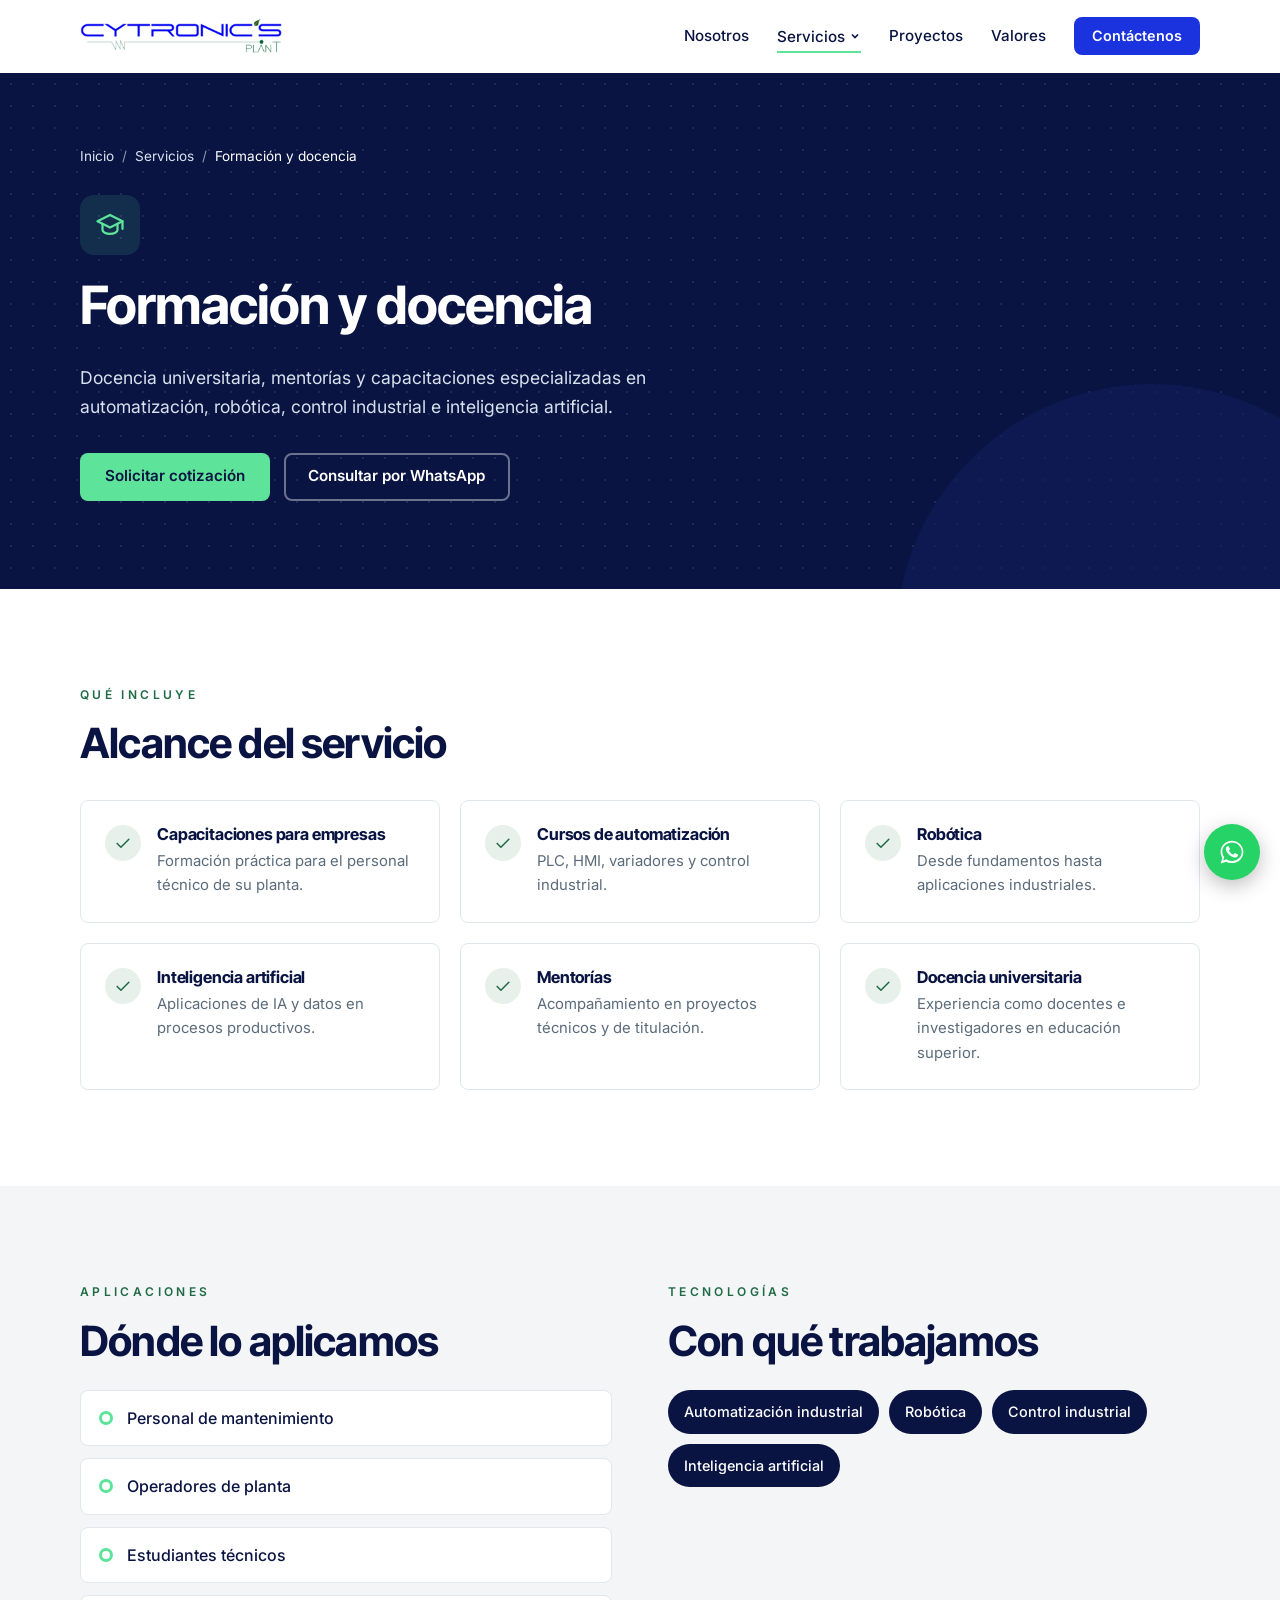
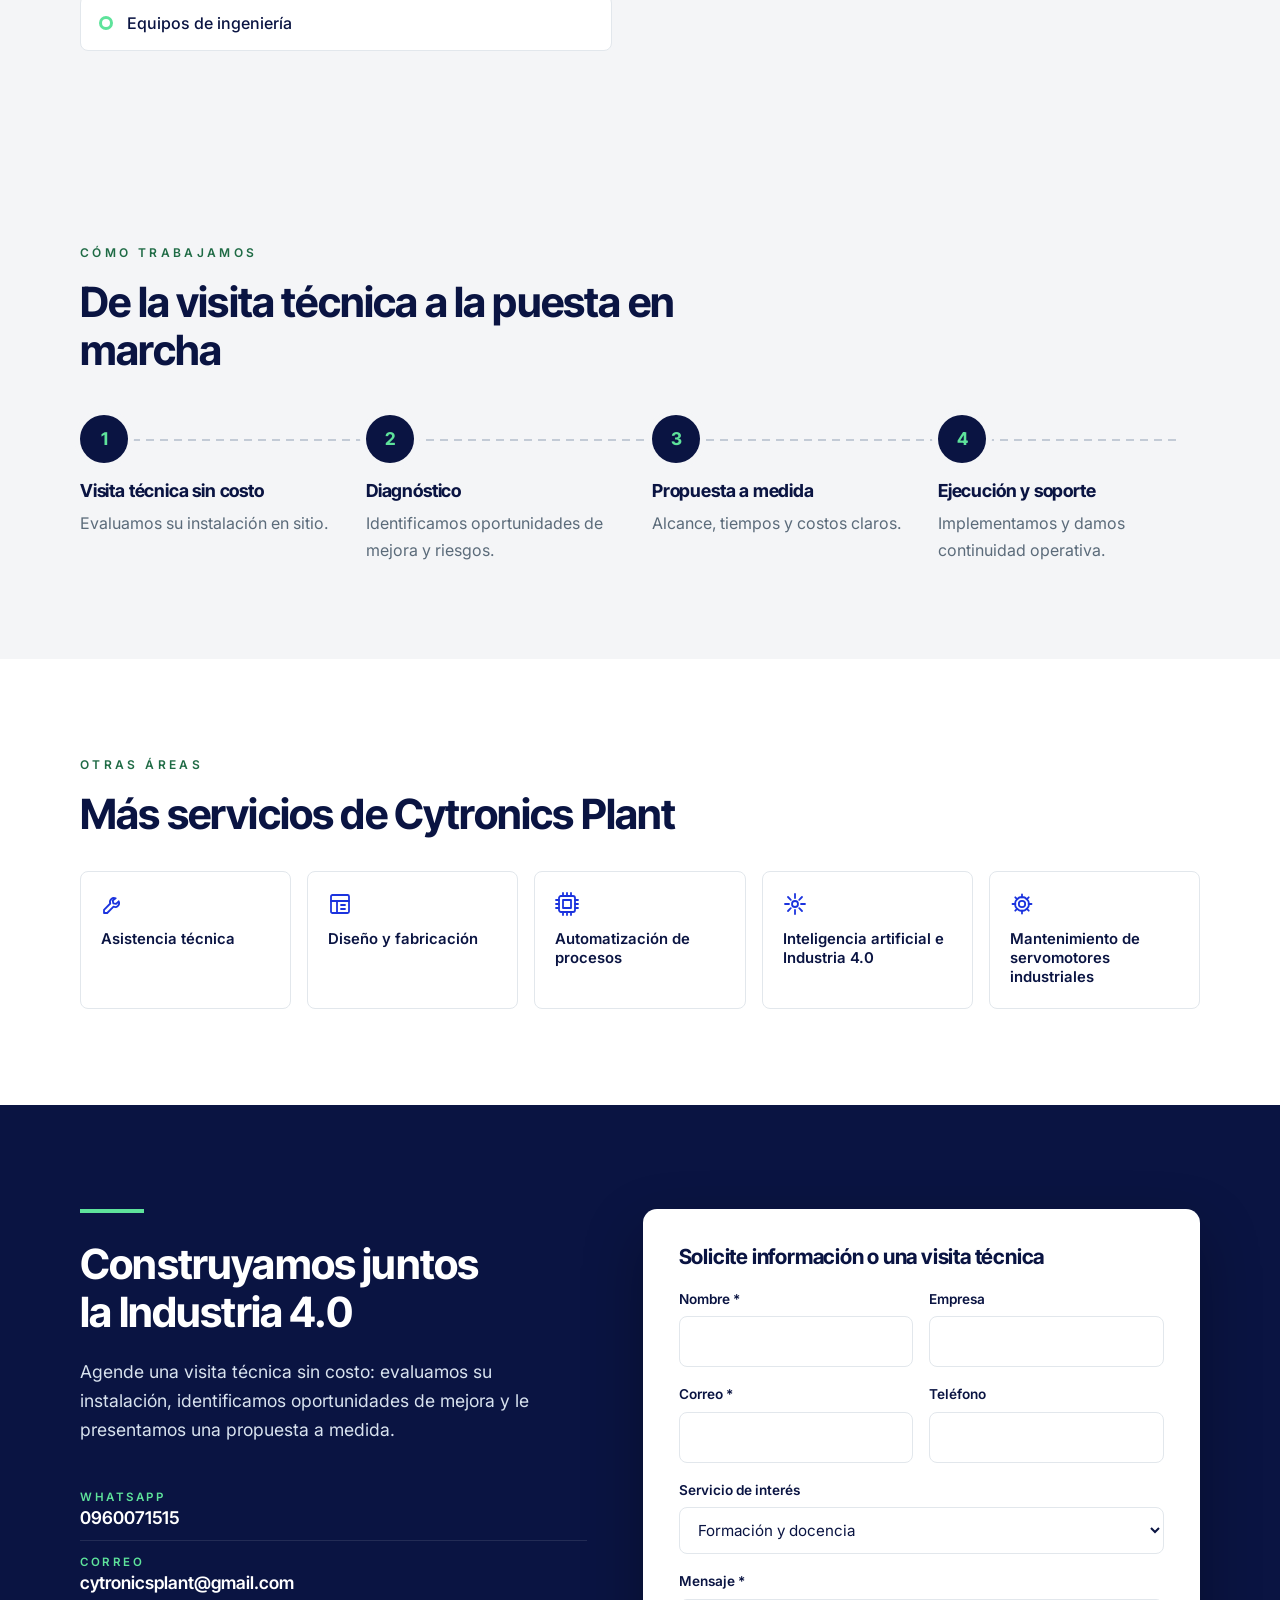
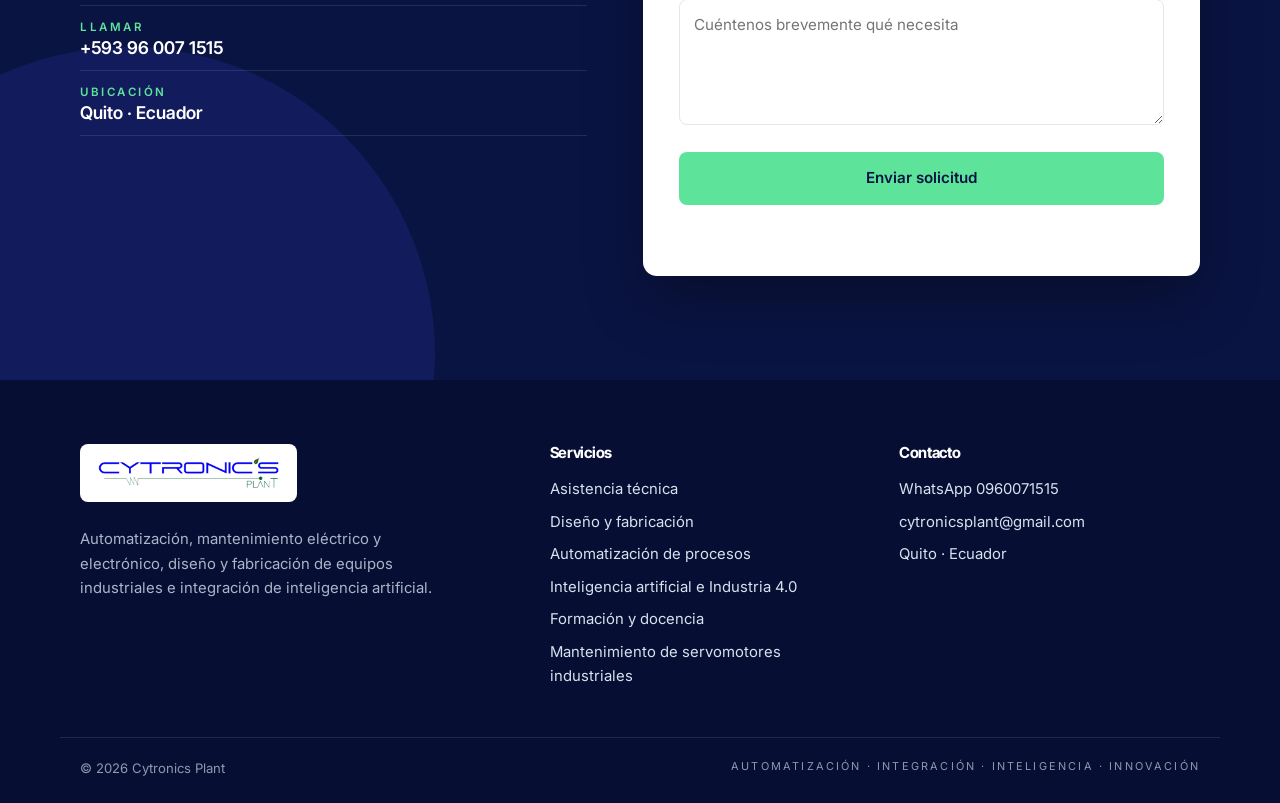
<file: servicios/formacion-docencia.html>
<!DOCTYPE html>
<html lang="es">
<head>
  <meta charset="UTF-8">
  <meta name="viewport" content="width=device-width, initial-scale=1">
  <title>Formación y docencia | Cytronics Plant</title>
  <meta name="description" content="Docencia universitaria, mentorías y capacitaciones especializadas en automatización, robótica, control industrial e inteligencia artificial.">
  <meta name="theme-color" content="#0a1442">
  <meta property="og:title" content="Formación y docencia | Cytronics Plant">
  <meta property="og:description" content="Docencia universitaria, mentorías y capacitaciones especializadas en automatización, robótica, control industrial e inteligencia artificial.">
  <meta property="og:image" content="../img/hero.jpg">
  <meta property="og:type" content="website">
  <link rel="icon" href="../img/favicon.png" type="image/png">
  <link rel="preconnect" href="https://fonts.googleapis.com">
  <link rel="preconnect" href="https://fonts.gstatic.com" crossorigin>
  <link href="https://fonts.googleapis.com/css2?family=Inter:wght@400;500;600&family=Inter+Tight:wght@600;700&display=swap" rel="stylesheet">
  <link rel="stylesheet" href="../styles.css">
</head>
<body>

  <a class="skip" href="#main">Saltar al contenido</a>
  <header class="header">
    <div class="container header__inner">
      <a href="../index.html" class="header__logo" aria-label="Cytronics Plant, inicio">
        <img src="../img/logo.png" alt="Cytronics Plant" width="1200" height="226">
      </a>
      <button class="nav-toggle" aria-expanded="false" aria-controls="nav" aria-label="Abrir menú">
        <span></span><span></span><span></span>
      </button>
      <nav class="nav" id="nav">
        <a href="../index.html#nosotros">Nosotros</a>
        <div class="nav__group">
          <a href="../index.html#servicios" class="nav__parent is-current">Servicios
            <svg class="nav__caret" viewBox="0 0 12 12" aria-hidden="true"><path d="M3 4.5l3 3 3-3" fill="none" stroke="currentColor" stroke-width="1.6"/></svg>
          </a>
          <div class="nav__dropdown">
            <a href="../servicios/asistencia-tecnica.html"><svg class="icon icon--sm" viewBox="0 0 24 24" fill="none" stroke="currentColor" stroke-width="1.8" stroke-linecap="round" stroke-linejoin="round" aria-hidden="true"><path d="M14.7 6.3a4 4 0 0 0-5.4 5.2L3 17.8V21h3.2l6.3-6.3a4 4 0 0 0 5.2-5.4l-2.6 2.6-2.8-.6-.6-2.8z"/></svg><span>Asistencia técnica</span></a>
            <a href="../servicios/diseno-fabricacion.html"><svg class="icon icon--sm" viewBox="0 0 24 24" fill="none" stroke="currentColor" stroke-width="1.8" stroke-linecap="round" stroke-linejoin="round" aria-hidden="true"><rect x="3" y="3" width="18" height="18" rx="1.5"/><path d="M3 9h18M9 9v12M13 13h4M13 17h4"/></svg><span>Diseño y fabricación</span></a>
            <a href="../servicios/automatizacion-procesos.html"><svg class="icon icon--sm" viewBox="0 0 24 24" fill="none" stroke="currentColor" stroke-width="1.8" stroke-linecap="round" stroke-linejoin="round" aria-hidden="true"><rect x="4" y="4" width="16" height="16" rx="2"/><rect x="8" y="8" width="8" height="8"/><path d="M8 1v3M12 1v3M16 1v3M8 20v3M12 20v3M16 20v3M1 8h3M1 12h3M1 16h3M20 8h3M20 12h3M20 16h3"/></svg><span>Automatización de procesos</span></a>
            <a href="../servicios/ia-industria-40.html"><svg class="icon icon--sm" viewBox="0 0 24 24" fill="none" stroke="currentColor" stroke-width="1.8" stroke-linecap="round" stroke-linejoin="round" aria-hidden="true"><circle cx="12" cy="12" r="3"/><path d="M12 2v4M12 18v4M2 12h4M18 12h4M5 5l2.8 2.8M16.2 16.2 19 19M5 19l2.8-2.8M16.2 7.8 19 5"/></svg><span>Inteligencia artificial e Industria 4.0</span></a>
            <a href="../servicios/formacion-docencia.html" aria-current="page"><svg class="icon icon--sm" viewBox="0 0 24 24" fill="none" stroke="currentColor" stroke-width="1.8" stroke-linecap="round" stroke-linejoin="round" aria-hidden="true"><path d="M2 9l10-5 10 5-10 5z"/><path d="M6 11v5c0 1.7 2.7 3 6 3s6-1.3 6-3v-5M22 9v6"/></svg><span>Formación y docencia</span></a>
            <a href="../servicios/mantenimiento-servomotores.html"><svg class="icon icon--sm" viewBox="0 0 24 24" fill="none" stroke="currentColor" stroke-width="1.8" stroke-linecap="round" stroke-linejoin="round" aria-hidden="true"><circle cx="12" cy="12" r="3.2"/><path d="M12 2.5v3M12 18.5v3M2.5 12h3M18.5 12h3M5.3 5.3l2.1 2.1M16.6 16.6l2.1 2.1M5.3 18.7l2.1-2.1M16.6 7.4l2.1-2.1"/><circle cx="12" cy="12" r="7"/></svg><span>Mantenimiento de servomotores industriales</span></a>
          </div>
        </div>
        <a href="../index.html#proyectos">Proyectos</a>
        <a href="../index.html#valores">Valores</a>
        <a href="#contacto" class="btn btn--primary btn--sm">Contáctenos</a>
      </nav>
    </div>
  </header>

  <main id="main">

    <section class="page-hero">
      
      <div class="container page-hero__inner">
        <nav class="crumbs anim" style="--d:0" aria-label="Ruta"><a href="../index.html">Inicio</a><span>/</span><a href="../index.html#servicios">Servicios</a><span>/</span><span aria-current="page">Formación y docencia</span></nav>
        <span class="page-hero__icon anim" style="--d:1"><svg class="icon" viewBox="0 0 24 24" fill="none" stroke="currentColor" stroke-width="1.8" stroke-linecap="round" stroke-linejoin="round" aria-hidden="true"><path d="M2 9l10-5 10 5-10 5z"/><path d="M6 11v5c0 1.7 2.7 3 6 3s6-1.3 6-3v-5M22 9v6"/></svg></span>
        <h1 class="anim" style="--d:1">Formación y docencia</h1>
        <p class="page-hero__lead anim" style="--d:2">Docencia universitaria, mentorías y capacitaciones especializadas en automatización, robótica, control industrial e inteligencia artificial.</p>
        <div class="hero__actions anim" style="--d:3">
          <a href="#contacto" class="btn btn--accent">Solicitar cotización</a>
          <a href="https://wa.me/593960071515?text=Hola%20Cytronics%20Plant%2C%20quisiera%20informaci%C3%B3n%20sobre%20Formaci%C3%B3n%20y%20docencia" target="_blank" rel="noopener" class="btn btn--ghost">Consultar por WhatsApp</a>
        </div>
      </div>
    </section>

    <section class="section">
      <div class="container">
        <p class="eyebrow">Qué incluye</p>
        <h2>Alcance del servicio</h2>
        <div class="features">
          <div class="feature">
            <span class="feature__icon"><svg class="icon" viewBox="0 0 24 24" fill="none" stroke="currentColor" stroke-width="1.8" stroke-linecap="round" stroke-linejoin="round" aria-hidden="true"><path d="M5 12.5l4.5 4.5L19 7.5"/></svg></span>
            <div><h3>Capacitaciones para empresas</h3><p>Formación práctica para el personal técnico de su planta.</p></div>
          </div>
          <div class="feature">
            <span class="feature__icon"><svg class="icon" viewBox="0 0 24 24" fill="none" stroke="currentColor" stroke-width="1.8" stroke-linecap="round" stroke-linejoin="round" aria-hidden="true"><path d="M5 12.5l4.5 4.5L19 7.5"/></svg></span>
            <div><h3>Cursos de automatización</h3><p>PLC, HMI, variadores y control industrial.</p></div>
          </div>
          <div class="feature">
            <span class="feature__icon"><svg class="icon" viewBox="0 0 24 24" fill="none" stroke="currentColor" stroke-width="1.8" stroke-linecap="round" stroke-linejoin="round" aria-hidden="true"><path d="M5 12.5l4.5 4.5L19 7.5"/></svg></span>
            <div><h3>Robótica</h3><p>Desde fundamentos hasta aplicaciones industriales.</p></div>
          </div>
          <div class="feature">
            <span class="feature__icon"><svg class="icon" viewBox="0 0 24 24" fill="none" stroke="currentColor" stroke-width="1.8" stroke-linecap="round" stroke-linejoin="round" aria-hidden="true"><path d="M5 12.5l4.5 4.5L19 7.5"/></svg></span>
            <div><h3>Inteligencia artificial</h3><p>Aplicaciones de IA y datos en procesos productivos.</p></div>
          </div>
          <div class="feature">
            <span class="feature__icon"><svg class="icon" viewBox="0 0 24 24" fill="none" stroke="currentColor" stroke-width="1.8" stroke-linecap="round" stroke-linejoin="round" aria-hidden="true"><path d="M5 12.5l4.5 4.5L19 7.5"/></svg></span>
            <div><h3>Mentorías</h3><p>Acompañamiento en proyectos técnicos y de titulación.</p></div>
          </div>
          <div class="feature">
            <span class="feature__icon"><svg class="icon" viewBox="0 0 24 24" fill="none" stroke="currentColor" stroke-width="1.8" stroke-linecap="round" stroke-linejoin="round" aria-hidden="true"><path d="M5 12.5l4.5 4.5L19 7.5"/></svg></span>
            <div><h3>Docencia universitaria</h3><p>Experiencia como docentes e investigadores en educación superior.</p></div>
          </div>
        </div>
      </div>
    </section>

    <section class="section section--muted">
      <div class="container two-col">
        <div>
          <p class="eyebrow">Aplicaciones</p>
          <h2>Dónde lo aplicamos</h2>
          <ul class="checklist">
            <li>Personal de mantenimiento</li>
            <li>Operadores de planta</li>
            <li>Estudiantes técnicos</li>
            <li>Equipos de ingeniería</li>
          </ul>
        </div>
        <div>
          <p class="eyebrow">Tecnologías</p>
          <h2>Con qué trabajamos</h2>
          <div class="chips">
            <span>Automatización industrial</span>
            <span>Robótica</span>
            <span>Control industrial</span>
            <span>Inteligencia artificial</span>
          </div>
        </div>
      </div>
    </section>

    <section class="section section--muted">
      <div class="container">
        <p class="eyebrow">Cómo trabajamos</p>
        <h2>De la visita técnica a la puesta en marcha</h2>
        <ol class="steps">
          <li class="step"><span class="step__num">1</span><h3>Visita técnica sin costo</h3><p>Evaluamos su instalación en sitio.</p></li>
          <li class="step"><span class="step__num">2</span><h3>Diagnóstico</h3><p>Identificamos oportunidades de mejora y riesgos.</p></li>
          <li class="step"><span class="step__num">3</span><h3>Propuesta a medida</h3><p>Alcance, tiempos y costos claros.</p></li>
          <li class="step"><span class="step__num">4</span><h3>Ejecución y soporte</h3><p>Implementamos y damos continuidad operativa.</p></li>
        </ol>
      </div>
    </section>

    <section class="section">
      <div class="container">
        <p class="eyebrow">Otras áreas</p>
        <h2>Más servicios de Cytronics Plant</h2>
        <div class="mini-grid">
          <a class="mini-card" href="asistencia-tecnica.html"><svg class="icon" viewBox="0 0 24 24" fill="none" stroke="currentColor" stroke-width="1.8" stroke-linecap="round" stroke-linejoin="round" aria-hidden="true"><path d="M14.7 6.3a4 4 0 0 0-5.4 5.2L3 17.8V21h3.2l6.3-6.3a4 4 0 0 0 5.2-5.4l-2.6 2.6-2.8-.6-.6-2.8z"/></svg><span>Asistencia técnica</span></a>
          <a class="mini-card" href="diseno-fabricacion.html"><svg class="icon" viewBox="0 0 24 24" fill="none" stroke="currentColor" stroke-width="1.8" stroke-linecap="round" stroke-linejoin="round" aria-hidden="true"><rect x="3" y="3" width="18" height="18" rx="1.5"/><path d="M3 9h18M9 9v12M13 13h4M13 17h4"/></svg><span>Diseño y fabricación</span></a>
          <a class="mini-card" href="automatizacion-procesos.html"><svg class="icon" viewBox="0 0 24 24" fill="none" stroke="currentColor" stroke-width="1.8" stroke-linecap="round" stroke-linejoin="round" aria-hidden="true"><rect x="4" y="4" width="16" height="16" rx="2"/><rect x="8" y="8" width="8" height="8"/><path d="M8 1v3M12 1v3M16 1v3M8 20v3M12 20v3M16 20v3M1 8h3M1 12h3M1 16h3M20 8h3M20 12h3M20 16h3"/></svg><span>Automatización de procesos</span></a>
          <a class="mini-card" href="ia-industria-40.html"><svg class="icon" viewBox="0 0 24 24" fill="none" stroke="currentColor" stroke-width="1.8" stroke-linecap="round" stroke-linejoin="round" aria-hidden="true"><circle cx="12" cy="12" r="3"/><path d="M12 2v4M12 18v4M2 12h4M18 12h4M5 5l2.8 2.8M16.2 16.2 19 19M5 19l2.8-2.8M16.2 7.8 19 5"/></svg><span>Inteligencia artificial e Industria 4.0</span></a>
          <a class="mini-card" href="mantenimiento-servomotores.html"><svg class="icon" viewBox="0 0 24 24" fill="none" stroke="currentColor" stroke-width="1.8" stroke-linecap="round" stroke-linejoin="round" aria-hidden="true"><circle cx="12" cy="12" r="3.2"/><path d="M12 2.5v3M12 18.5v3M2.5 12h3M18.5 12h3M5.3 5.3l2.1 2.1M16.6 16.6l2.1 2.1M5.3 18.7l2.1-2.1M16.6 7.4l2.1-2.1"/><circle cx="12" cy="12" r="7"/></svg><span>Mantenimiento de servomotores industriales</span></a>
        </div>
      </div>
    </section>

    <section class="cta" id="contacto">
      <div class="cta__circle" aria-hidden="true"></div>
      <div class="container cta__inner">
        <div class="cta__intro">
          <span class="cta__bar" aria-hidden="true"></span>
          <h2>Construyamos juntos<br>la Industria 4.0</h2>
          <p class="cta__lead">Agende una visita técnica sin costo: evaluamos su instalación, identificamos oportunidades de mejora y le presentamos una propuesta a medida.</p>
          <ul class="contact-list">
            <li><a href="https://wa.me/593960071515?text=Hola%20Cytronics%20Plant%2C%20quisiera%20agendar%20una%20visita%20t%C3%A9cnica." target="_blank" rel="noopener">
              <span class="contact-list__label">WhatsApp</span><span class="contact-list__value">0960071515</span></a></li>
            <li><a href="mailto:cytronicsplant@gmail.com">
              <span class="contact-list__label">Correo</span><span class="contact-list__value">cytronicsplant@gmail.com</span></a></li>
            <li><a href="tel:+593960071515">
              <span class="contact-list__label">Llamar</span><span class="contact-list__value">+593 96 007 1515</span></a></li>
            <li><span class="contact-list__label">Ubicación</span><span class="contact-list__value">Quito · Ecuador</span></li>
          </ul>
        </div>

        <form class="form" action="https://formsubmit.co/ajax/cytronicsplant@gmail.com" method="POST" data-form novalidate>
          <h3 class="form__title">Solicite información o una visita técnica</h3>
          <input type="hidden" name="_subject" value="Nueva solicitud web – Formación y docencia">
          <input type="hidden" name="_template" value="table">
          <input type="text" name="_honey" class="form__hp" tabindex="-1" autocomplete="off" aria-hidden="true">
          <div class="form__row">
            <label class="field"><span>Nombre *</span>
              <input type="text" name="nombre" autocomplete="name" required></label>
            <label class="field"><span>Empresa</span>
              <input type="text" name="empresa" autocomplete="organization"></label>
          </div>
          <div class="form__row">
            <label class="field"><span>Correo *</span>
              <input type="email" name="email" autocomplete="email" required></label>
            <label class="field"><span>Teléfono</span>
              <input type="tel" name="telefono" autocomplete="tel" inputmode="tel"></label>
          </div>
          <label class="field"><span>Servicio de interés</span>
            <select name="servicio">
              <option value="">Seleccione una opción</option>
              <option>Asistencia técnica</option>
              <option>Diseño y fabricación</option>
              <option>Automatización de procesos</option>
              <option>Inteligencia artificial e Industria 4.0</option>
              <option selected>Formación y docencia</option>
              <option>Mantenimiento de servomotores industriales</option>
              <option>Otro</option>
            </select></label>
          <label class="field"><span>Mensaje *</span>
            <textarea name="mensaje" rows="4" required placeholder="Cuéntenos brevemente qué necesita"></textarea></label>
          <button type="submit" class="btn btn--accent form__submit">Enviar solicitud</button>
          <p class="form__status" role="status" aria-live="polite"></p>
        </form>
      </div>
    </section>

  </main>

  <footer class="footer">
    <div class="container footer__grid">
      <div>
        <div class="footer__logo"><img src="../img/logo.png" alt="Cytronics Plant" loading="lazy" width="1200" height="226"></div>
        <p class="footer__about">Automatización, mantenimiento eléctrico y electrónico, diseño y fabricación de equipos industriales e integración de inteligencia artificial.</p>
      </div>
      <div>
        <h4>Servicios</h4>
        <ul>
          <li><a href="../servicios/asistencia-tecnica.html">Asistencia técnica</a></li>
          <li><a href="../servicios/diseno-fabricacion.html">Diseño y fabricación</a></li>
          <li><a href="../servicios/automatizacion-procesos.html">Automatización de procesos</a></li>
          <li><a href="../servicios/ia-industria-40.html">Inteligencia artificial e Industria 4.0</a></li>
          <li><a href="../servicios/formacion-docencia.html">Formación y docencia</a></li>
          <li><a href="../servicios/mantenimiento-servomotores.html">Mantenimiento de servomotores industriales</a></li>
        </ul>
      </div>
      <div>
        <h4>Contacto</h4>
        <ul>
          <li><a href="https://wa.me/593960071515" target="_blank" rel="noopener">WhatsApp 0960071515</a></li>
          <li><a href="mailto:cytronicsplant@gmail.com">cytronicsplant@gmail.com</a></li>
          <li>Quito · Ecuador</li>
        </ul>
      </div>
    </div>
    <div class="container footer__bottom">
      <p>© <span data-year>2026</span> Cytronics Plant</p>
      <p class="footer__tag">Automatización · Integración · Inteligencia · Innovación</p>
    </div>
  </footer>

  <div class="wa" data-wa>
    <div class="wa-panel" id="wa-panel" role="dialog" aria-label="Escribir por WhatsApp" hidden>
      <div class="wa-panel__head">
        <span class="wa-panel__avatar"><svg viewBox="0 0 32 32" width="28" height="28" aria-hidden="true"><path fill="currentColor" d="M16 3C8.8 3 3 8.7 3 15.8c0 2.5.7 4.9 2 7L3 29l6.4-2c2 1.1 4.3 1.7 6.6 1.7 7.2 0 13-5.7 13-12.8S23.2 3 16 3zm0 23.4c-2.1 0-4.1-.6-5.9-1.7l-.4-.3-3.8 1.2 1.2-3.7-.3-.4c-1.2-1.8-1.9-3.9-1.9-6.1C4.9 9.8 9.9 5 16 5s11.1 4.8 11.1 10.8S22.1 26.4 16 26.4zm6.1-8c-.3-.2-2-1-2.3-1.1-.3-.1-.5-.2-.8.2-.2.3-.9 1.1-1.1 1.3-.2.2-.4.3-.7.1-.3-.2-1.4-.5-2.7-1.7-1-.9-1.7-2-1.9-2.3-.2-.3 0-.5.1-.7l.5-.6c.2-.2.2-.3.3-.6.1-.2 0-.4 0-.6l-1-2.5c-.3-.7-.6-.6-.8-.6h-.7c-.2 0-.6.1-.9.4-.3.3-1.2 1.2-1.2 2.9s1.2 3.3 1.4 3.6c.2.2 2.4 3.7 5.9 5.1 2.9 1.1 3.5.9 4.1.9.6-.1 2-.8 2.3-1.6.3-.8.3-1.5.2-1.6-.1-.2-.3-.3-.7-.5z"/></svg></span>
        <div><strong>Cytronics Plant</strong><small>Responde por WhatsApp</small></div>
        <button type="button" class="wa-panel__close" aria-label="Cerrar" data-wa-close>&times;</button>
      </div>
      <div class="wa-panel__body">
        <p class="wa-panel__bubble">Gracias por comunicarse con Cytronics Plant. ¿Sobre qué desea información?</p>
        <ul class="wa-panel__options">
        <li><a href="https://wa.me/593960071515?text=Hola%20Cytronics%20Plant%2C%20deseo%20informaci%C3%B3n%20sobre%3A%20Dom%C3%B3tica%20y%20energ%C3%ADa%20fotovoltaica." target="_blank" rel="noopener">Domótica y energía fotovoltaica</a></li>
        <li><a href="https://wa.me/593960071515?text=Hola%20Cytronics%20Plant%2C%20deseo%20informaci%C3%B3n%20sobre%3A%20Automatizaci%C3%B3n%20industrial%20%28PLC%2C%20HMI%2C%20SCADA%29." target="_blank" rel="noopener">Automatización industrial (PLC, HMI, SCADA)</a></li>
        <li><a href="https://wa.me/593960071515?text=Hola%20Cytronics%20Plant%2C%20deseo%20informaci%C3%B3n%20sobre%3A%20Mantenimiento%20el%C3%A9ctrico%20y%20electr%C3%B3nico." target="_blank" rel="noopener">Mantenimiento eléctrico y electrónico</a></li>
        <li><a href="https://wa.me/593960071515?text=Hola%20Cytronics%20Plant%2C%20deseo%20informaci%C3%B3n%20sobre%3A%20Dise%C3%B1o%20y%20fabricaci%C3%B3n%20de%20tableros%20y%20equipos." target="_blank" rel="noopener">Diseño y fabricación de tableros y equipos</a></li>
        <li><a href="https://wa.me/593960071515?text=Hola%20Cytronics%20Plant%2C%20deseo%20informaci%C3%B3n%20sobre%3A%20Mantenimiento%20de%20servomotores." target="_blank" rel="noopener">Mantenimiento de servomotores</a></li>
        <li><a href="https://wa.me/593960071515?text=Hola%20Cytronics%20Plant%2C%20deseo%20informaci%C3%B3n%20sobre%3A%20Inteligencia%20artificial%20e%20Industria%204.0." target="_blank" rel="noopener">Inteligencia artificial e Industria 4.0</a></li>
        <li><a href="https://wa.me/593960071515?text=Hola%20Cytronics%20Plant%2C%20deseo%20informaci%C3%B3n%20sobre%3A%20Formaci%C3%B3n%20y%20capacitaci%C3%B3n." target="_blank" rel="noopener">Formación y capacitación</a></li>
          <li><a href="https://wa.me/593960071515?text=Hola%20Cytronics%20Plant%2C%20quisiera%20m%C3%A1s%20informaci%C3%B3n." target="_blank" rel="noopener">Otro tema</a></li>
        </ul>
        <p class="wa-panel__note">Cualquier duda que tenga, háganosla saber.</p>
      </div>
    </div>
    <a class="wa-float" href="https://wa.me/593960071515?text=Hola%20Cytronics%20Plant%2C%20quisiera%20m%C3%A1s%20informaci%C3%B3n." target="_blank" rel="noopener" aria-label="Escribir por WhatsApp" aria-controls="wa-panel" aria-expanded="false">
      <svg viewBox="0 0 32 32" width="28" height="28" aria-hidden="true"><path fill="currentColor" d="M16 3C8.8 3 3 8.7 3 15.8c0 2.5.7 4.9 2 7L3 29l6.4-2c2 1.1 4.3 1.7 6.6 1.7 7.2 0 13-5.7 13-12.8S23.2 3 16 3zm0 23.4c-2.1 0-4.1-.6-5.9-1.7l-.4-.3-3.8 1.2 1.2-3.7-.3-.4c-1.2-1.8-1.9-3.9-1.9-6.1C4.9 9.8 9.9 5 16 5s11.1 4.8 11.1 10.8S22.1 26.4 16 26.4zm6.1-8c-.3-.2-2-1-2.3-1.1-.3-.1-.5-.2-.8.2-.2.3-.9 1.1-1.1 1.3-.2.2-.4.3-.7.1-.3-.2-1.4-.5-2.7-1.7-1-.9-1.7-2-1.9-2.3-.2-.3 0-.5.1-.7l.5-.6c.2-.2.2-.3.3-.6.1-.2 0-.4 0-.6l-1-2.5c-.3-.7-.6-.6-.8-.6h-.7c-.2 0-.6.1-.9.4-.3.3-1.2 1.2-1.2 2.9s1.2 3.3 1.4 3.6c.2.2 2.4 3.7 5.9 5.1 2.9 1.1 3.5.9 4.1.9.6-.1 2-.8 2.3-1.6.3-.8.3-1.5.2-1.6-.1-.2-.3-.3-.7-.5z"/></svg>
    </a>
  </div>

  <script src="../script.js"></script>
</body>
</html>
</file>
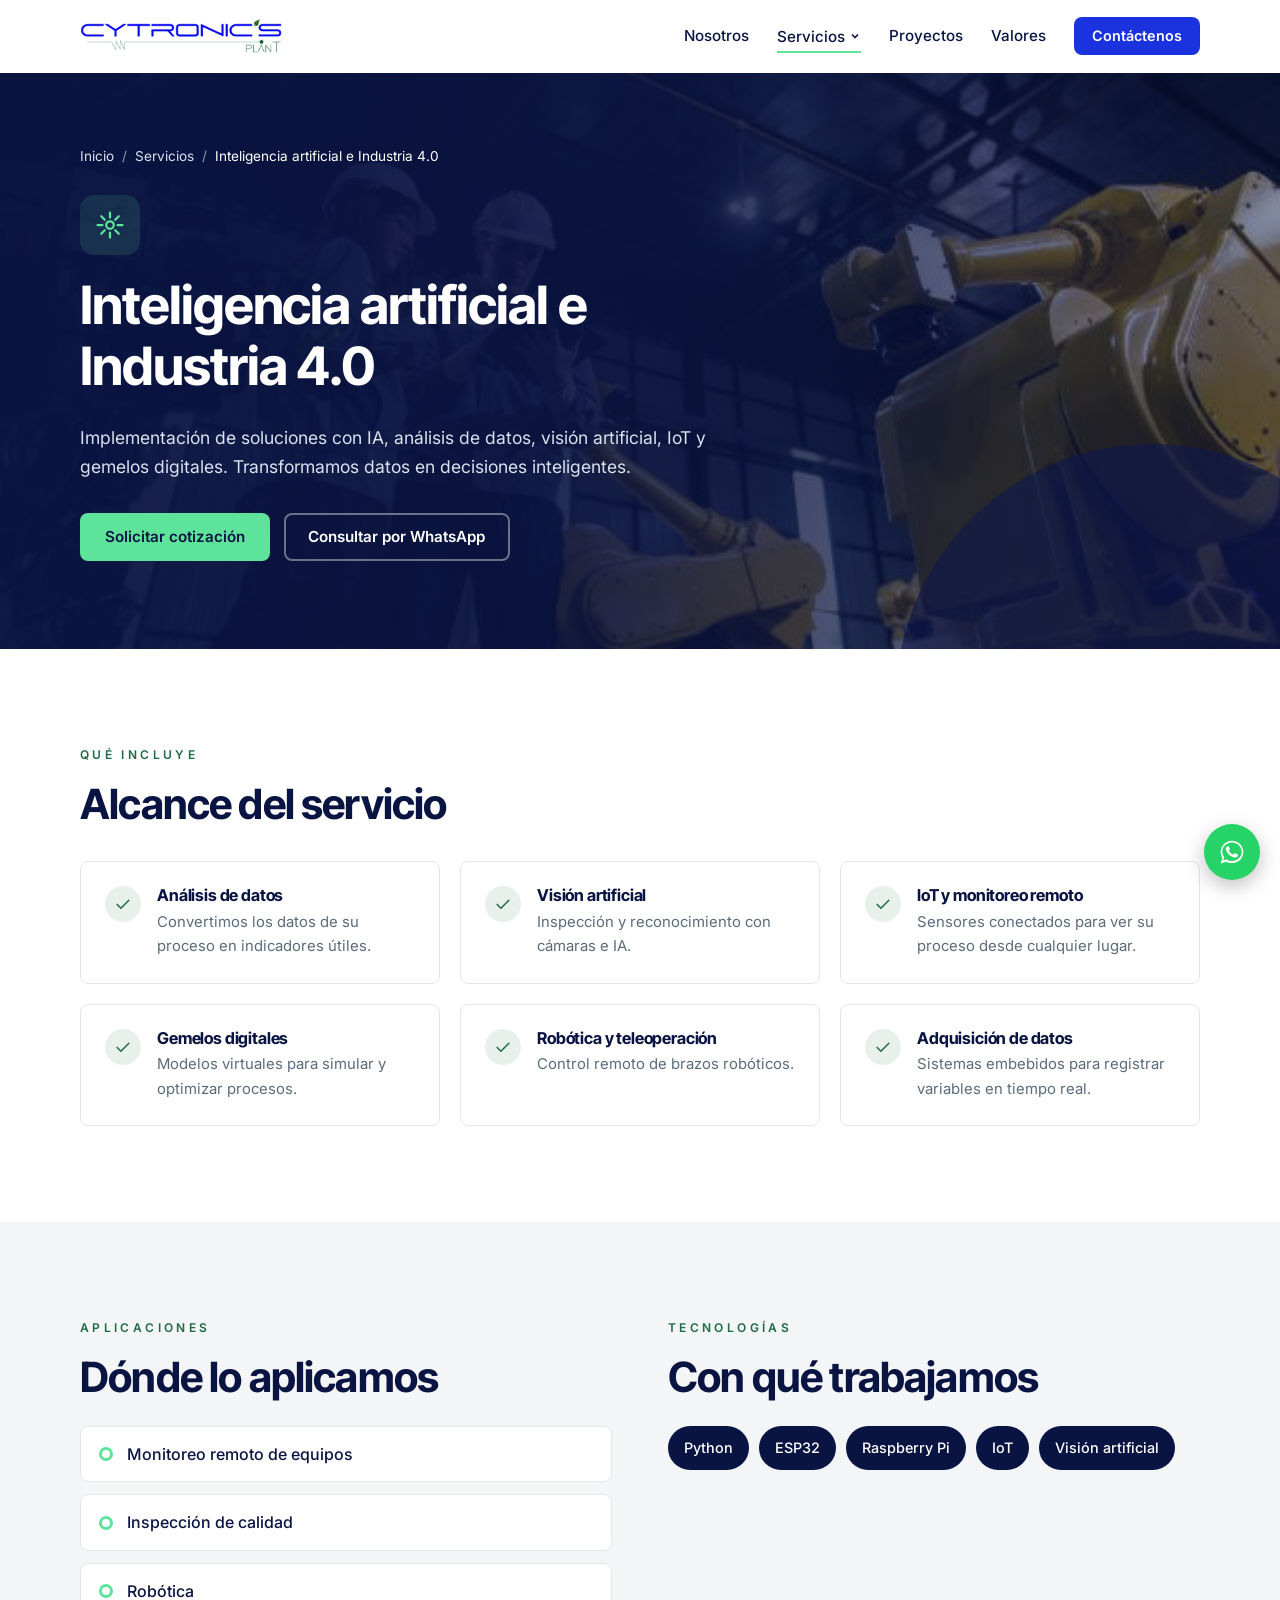
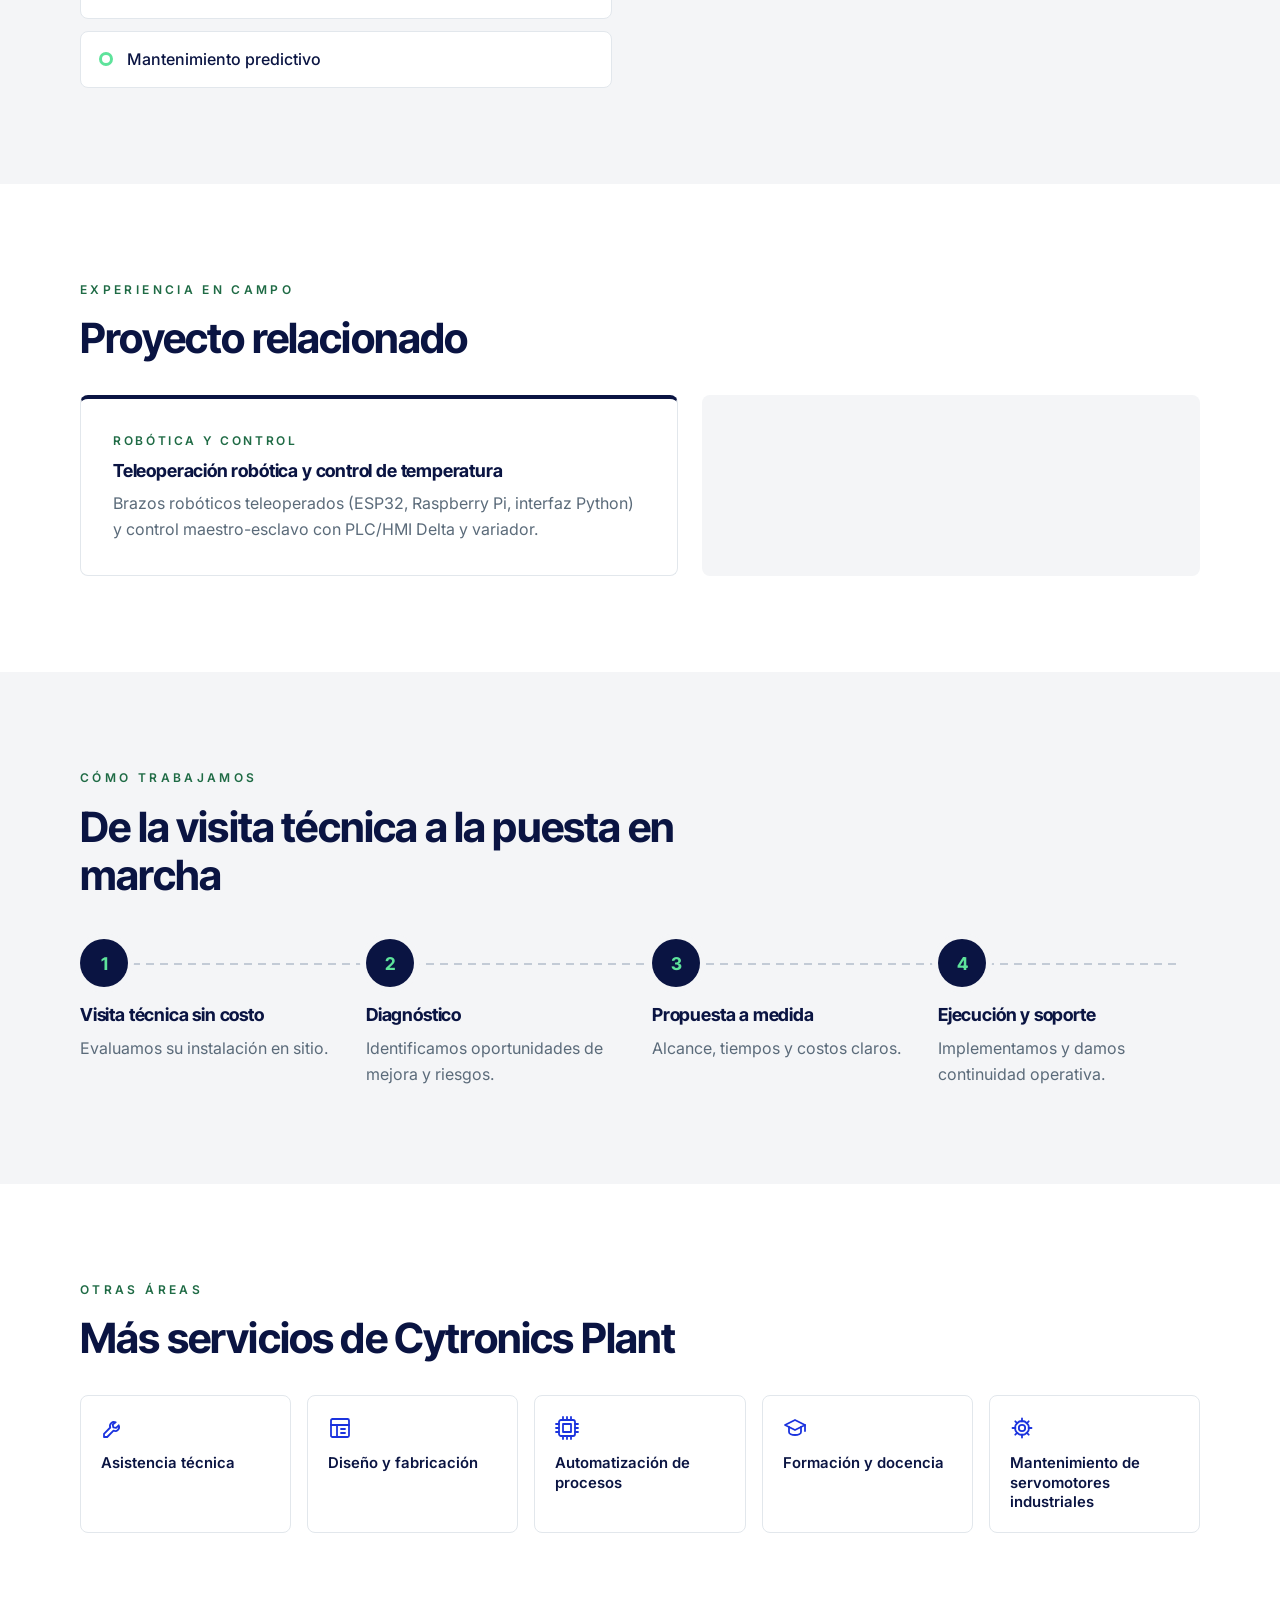
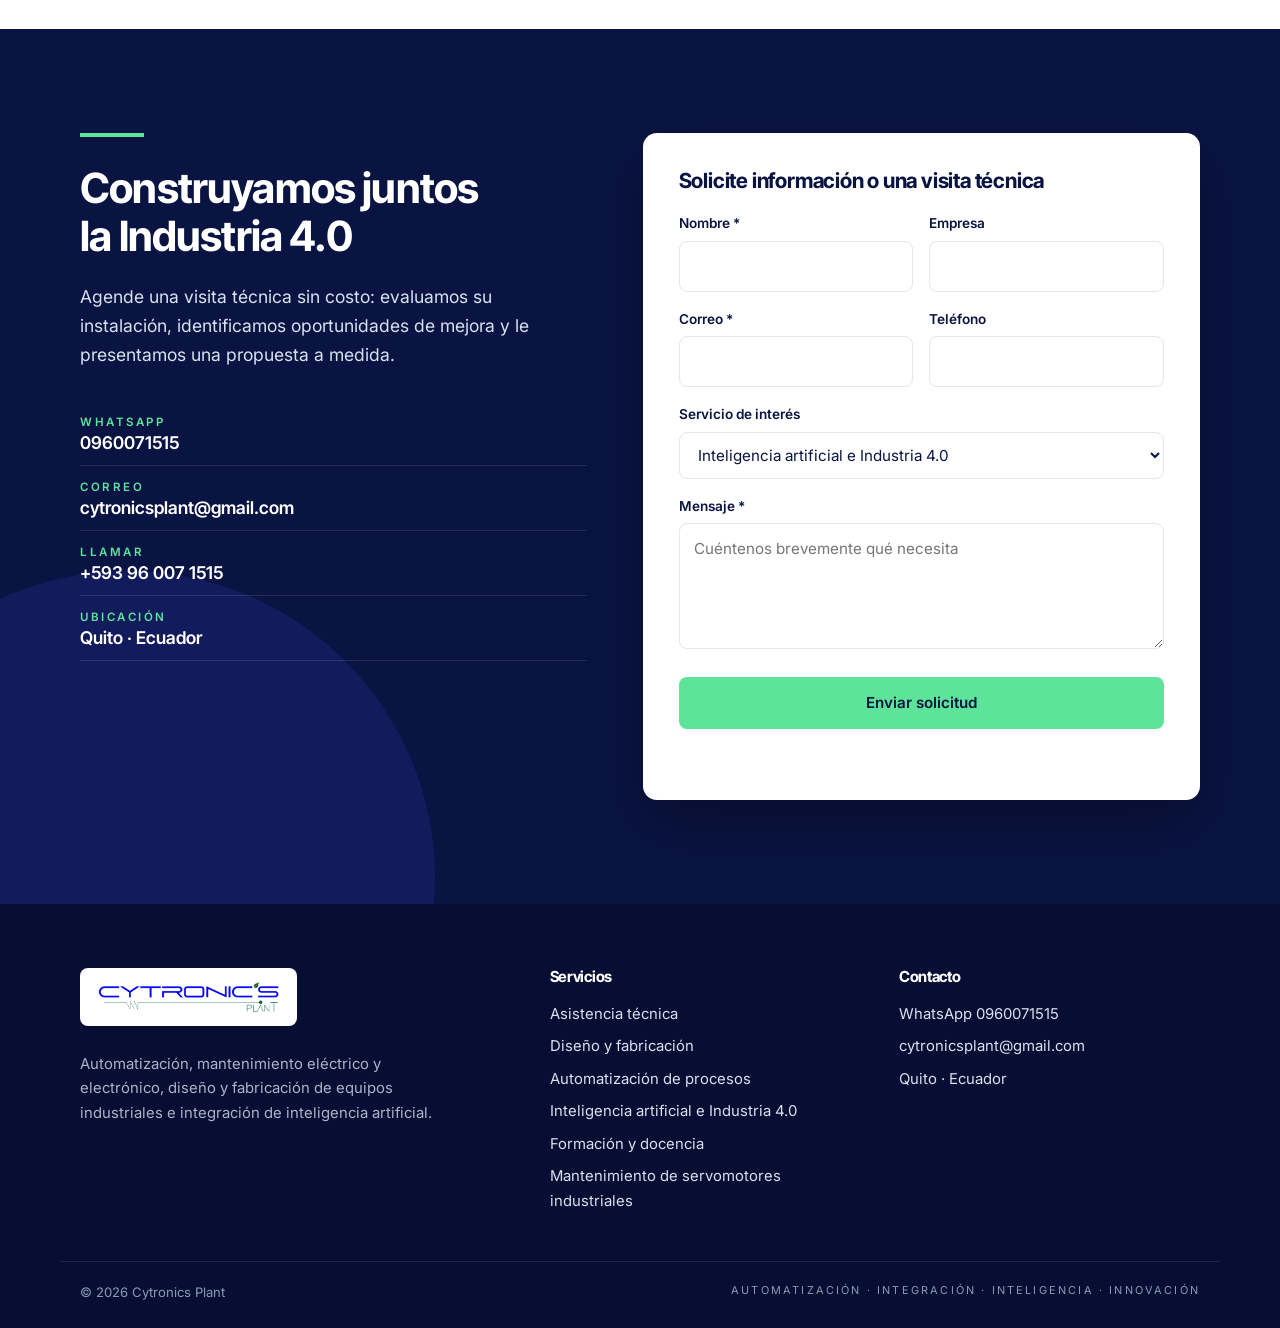
<file: servicios/ia-industria-40.html>
<!DOCTYPE html>
<html lang="es">
<head>
  <meta charset="UTF-8">
  <meta name="viewport" content="width=device-width, initial-scale=1">
  <title>Inteligencia artificial e Industria 4.0 | Cytronics Plant</title>
  <meta name="description" content="Implementación de soluciones con IA, análisis de datos, visión artificial, IoT y gemelos digitales. Transformamos datos en decisiones inteligentes.">
  <meta name="theme-color" content="#0a1442">
  <meta property="og:title" content="Inteligencia artificial e Industria 4.0 | Cytronics Plant">
  <meta property="og:description" content="Implementación de soluciones con IA, análisis de datos, visión artificial, IoT y gemelos digitales. Transformamos datos en decisiones inteligentes.">
  <meta property="og:image" content="../img/hero.jpg">
  <meta property="og:type" content="website">
  <link rel="icon" href="../img/favicon.png" type="image/png">
  <link rel="preconnect" href="https://fonts.googleapis.com">
  <link rel="preconnect" href="https://fonts.gstatic.com" crossorigin>
  <link href="https://fonts.googleapis.com/css2?family=Inter:wght@400;500;600&family=Inter+Tight:wght@600;700&display=swap" rel="stylesheet">
  <link rel="stylesheet" href="../styles.css">
</head>
<body>

  <a class="skip" href="#main">Saltar al contenido</a>
  <header class="header">
    <div class="container header__inner">
      <a href="../index.html" class="header__logo" aria-label="Cytronics Plant, inicio">
        <img src="../img/logo.png" alt="Cytronics Plant" width="1200" height="226">
      </a>
      <button class="nav-toggle" aria-expanded="false" aria-controls="nav" aria-label="Abrir menú">
        <span></span><span></span><span></span>
      </button>
      <nav class="nav" id="nav">
        <a href="../index.html#nosotros">Nosotros</a>
        <div class="nav__group">
          <a href="../index.html#servicios" class="nav__parent is-current">Servicios
            <svg class="nav__caret" viewBox="0 0 12 12" aria-hidden="true"><path d="M3 4.5l3 3 3-3" fill="none" stroke="currentColor" stroke-width="1.6"/></svg>
          </a>
          <div class="nav__dropdown">
            <a href="../servicios/asistencia-tecnica.html"><svg class="icon icon--sm" viewBox="0 0 24 24" fill="none" stroke="currentColor" stroke-width="1.8" stroke-linecap="round" stroke-linejoin="round" aria-hidden="true"><path d="M14.7 6.3a4 4 0 0 0-5.4 5.2L3 17.8V21h3.2l6.3-6.3a4 4 0 0 0 5.2-5.4l-2.6 2.6-2.8-.6-.6-2.8z"/></svg><span>Asistencia técnica</span></a>
            <a href="../servicios/diseno-fabricacion.html"><svg class="icon icon--sm" viewBox="0 0 24 24" fill="none" stroke="currentColor" stroke-width="1.8" stroke-linecap="round" stroke-linejoin="round" aria-hidden="true"><rect x="3" y="3" width="18" height="18" rx="1.5"/><path d="M3 9h18M9 9v12M13 13h4M13 17h4"/></svg><span>Diseño y fabricación</span></a>
            <a href="../servicios/automatizacion-procesos.html"><svg class="icon icon--sm" viewBox="0 0 24 24" fill="none" stroke="currentColor" stroke-width="1.8" stroke-linecap="round" stroke-linejoin="round" aria-hidden="true"><rect x="4" y="4" width="16" height="16" rx="2"/><rect x="8" y="8" width="8" height="8"/><path d="M8 1v3M12 1v3M16 1v3M8 20v3M12 20v3M16 20v3M1 8h3M1 12h3M1 16h3M20 8h3M20 12h3M20 16h3"/></svg><span>Automatización de procesos</span></a>
            <a href="../servicios/ia-industria-40.html" aria-current="page"><svg class="icon icon--sm" viewBox="0 0 24 24" fill="none" stroke="currentColor" stroke-width="1.8" stroke-linecap="round" stroke-linejoin="round" aria-hidden="true"><circle cx="12" cy="12" r="3"/><path d="M12 2v4M12 18v4M2 12h4M18 12h4M5 5l2.8 2.8M16.2 16.2 19 19M5 19l2.8-2.8M16.2 7.8 19 5"/></svg><span>Inteligencia artificial e Industria 4.0</span></a>
            <a href="../servicios/formacion-docencia.html"><svg class="icon icon--sm" viewBox="0 0 24 24" fill="none" stroke="currentColor" stroke-width="1.8" stroke-linecap="round" stroke-linejoin="round" aria-hidden="true"><path d="M2 9l10-5 10 5-10 5z"/><path d="M6 11v5c0 1.7 2.7 3 6 3s6-1.3 6-3v-5M22 9v6"/></svg><span>Formación y docencia</span></a>
            <a href="../servicios/mantenimiento-servomotores.html"><svg class="icon icon--sm" viewBox="0 0 24 24" fill="none" stroke="currentColor" stroke-width="1.8" stroke-linecap="round" stroke-linejoin="round" aria-hidden="true"><circle cx="12" cy="12" r="3.2"/><path d="M12 2.5v3M12 18.5v3M2.5 12h3M18.5 12h3M5.3 5.3l2.1 2.1M16.6 16.6l2.1 2.1M5.3 18.7l2.1-2.1M16.6 7.4l2.1-2.1"/><circle cx="12" cy="12" r="7"/></svg><span>Mantenimiento de servomotores industriales</span></a>
          </div>
        </div>
        <a href="../index.html#proyectos">Proyectos</a>
        <a href="../index.html#valores">Valores</a>
        <a href="#contacto" class="btn btn--primary btn--sm">Contáctenos</a>
      </nav>
    </div>
  </header>

  <main id="main">

    <section class="page-hero page-hero--img">
      <div class="page-hero__bg" style="background-image:url('../img/area3.jpg')" aria-hidden="true"></div>
      <div class="container page-hero__inner">
        <nav class="crumbs anim" style="--d:0" aria-label="Ruta"><a href="../index.html">Inicio</a><span>/</span><a href="../index.html#servicios">Servicios</a><span>/</span><span aria-current="page">Inteligencia artificial e Industria 4.0</span></nav>
        <span class="page-hero__icon anim" style="--d:1"><svg class="icon" viewBox="0 0 24 24" fill="none" stroke="currentColor" stroke-width="1.8" stroke-linecap="round" stroke-linejoin="round" aria-hidden="true"><circle cx="12" cy="12" r="3"/><path d="M12 2v4M12 18v4M2 12h4M18 12h4M5 5l2.8 2.8M16.2 16.2 19 19M5 19l2.8-2.8M16.2 7.8 19 5"/></svg></span>
        <h1 class="anim" style="--d:1">Inteligencia artificial e Industria 4.0</h1>
        <p class="page-hero__lead anim" style="--d:2">Implementación de soluciones con IA, análisis de datos, visión artificial, IoT y gemelos digitales. Transformamos datos en decisiones inteligentes.</p>
        <div class="hero__actions anim" style="--d:3">
          <a href="#contacto" class="btn btn--accent">Solicitar cotización</a>
          <a href="https://wa.me/593960071515?text=Hola%20Cytronics%20Plant%2C%20quisiera%20informaci%C3%B3n%20sobre%20Inteligencia%20artificial%20e%20Industria%204.0" target="_blank" rel="noopener" class="btn btn--ghost">Consultar por WhatsApp</a>
        </div>
      </div>
    </section>

    <section class="section">
      <div class="container">
        <p class="eyebrow">Qué incluye</p>
        <h2>Alcance del servicio</h2>
        <div class="features">
          <div class="feature">
            <span class="feature__icon"><svg class="icon" viewBox="0 0 24 24" fill="none" stroke="currentColor" stroke-width="1.8" stroke-linecap="round" stroke-linejoin="round" aria-hidden="true"><path d="M5 12.5l4.5 4.5L19 7.5"/></svg></span>
            <div><h3>Análisis de datos</h3><p>Convertimos los datos de su proceso en indicadores útiles.</p></div>
          </div>
          <div class="feature">
            <span class="feature__icon"><svg class="icon" viewBox="0 0 24 24" fill="none" stroke="currentColor" stroke-width="1.8" stroke-linecap="round" stroke-linejoin="round" aria-hidden="true"><path d="M5 12.5l4.5 4.5L19 7.5"/></svg></span>
            <div><h3>Visión artificial</h3><p>Inspección y reconocimiento con cámaras e IA.</p></div>
          </div>
          <div class="feature">
            <span class="feature__icon"><svg class="icon" viewBox="0 0 24 24" fill="none" stroke="currentColor" stroke-width="1.8" stroke-linecap="round" stroke-linejoin="round" aria-hidden="true"><path d="M5 12.5l4.5 4.5L19 7.5"/></svg></span>
            <div><h3>IoT y monitoreo remoto</h3><p>Sensores conectados para ver su proceso desde cualquier lugar.</p></div>
          </div>
          <div class="feature">
            <span class="feature__icon"><svg class="icon" viewBox="0 0 24 24" fill="none" stroke="currentColor" stroke-width="1.8" stroke-linecap="round" stroke-linejoin="round" aria-hidden="true"><path d="M5 12.5l4.5 4.5L19 7.5"/></svg></span>
            <div><h3>Gemelos digitales</h3><p>Modelos virtuales para simular y optimizar procesos.</p></div>
          </div>
          <div class="feature">
            <span class="feature__icon"><svg class="icon" viewBox="0 0 24 24" fill="none" stroke="currentColor" stroke-width="1.8" stroke-linecap="round" stroke-linejoin="round" aria-hidden="true"><path d="M5 12.5l4.5 4.5L19 7.5"/></svg></span>
            <div><h3>Robótica y teleoperación</h3><p>Control remoto de brazos robóticos.</p></div>
          </div>
          <div class="feature">
            <span class="feature__icon"><svg class="icon" viewBox="0 0 24 24" fill="none" stroke="currentColor" stroke-width="1.8" stroke-linecap="round" stroke-linejoin="round" aria-hidden="true"><path d="M5 12.5l4.5 4.5L19 7.5"/></svg></span>
            <div><h3>Adquisición de datos</h3><p>Sistemas embebidos para registrar variables en tiempo real.</p></div>
          </div>
        </div>
      </div>
    </section>

    <section class="section section--muted">
      <div class="container two-col">
        <div>
          <p class="eyebrow">Aplicaciones</p>
          <h2>Dónde lo aplicamos</h2>
          <ul class="checklist">
            <li>Monitoreo remoto de equipos</li>
            <li>Inspección de calidad</li>
            <li>Robótica</li>
            <li>Mantenimiento predictivo</li>
          </ul>
        </div>
        <div>
          <p class="eyebrow">Tecnologías</p>
          <h2>Con qué trabajamos</h2>
          <div class="chips">
            <span>Python</span>
            <span>ESP32</span>
            <span>Raspberry Pi</span>
            <span>IoT</span>
            <span>Visión artificial</span>
          </div>
        </div>
      </div>
    </section>

    <section class="section">
      <div class="container">
        <p class="eyebrow">Experiencia en campo</p>
        <h2>Proyecto relacionado</h2>
        <div class="svc-project">
          <article class="project">
            <p class="project__client c-green">Robótica y control</p>
            <h3>Teleoperación robótica y control de temperatura</h3>
            <p>Brazos robóticos teleoperados (ESP32, Raspberry Pi, interfaz Python) y control maestro-esclavo con PLC/HMI Delta y variador.</p>
          </article>
          <div class="results results--stack">

          </div>
        </div>
      </div>
    </section>
    <section class="section section--muted">
      <div class="container">
        <p class="eyebrow">Cómo trabajamos</p>
        <h2>De la visita técnica a la puesta en marcha</h2>
        <ol class="steps">
          <li class="step"><span class="step__num">1</span><h3>Visita técnica sin costo</h3><p>Evaluamos su instalación en sitio.</p></li>
          <li class="step"><span class="step__num">2</span><h3>Diagnóstico</h3><p>Identificamos oportunidades de mejora y riesgos.</p></li>
          <li class="step"><span class="step__num">3</span><h3>Propuesta a medida</h3><p>Alcance, tiempos y costos claros.</p></li>
          <li class="step"><span class="step__num">4</span><h3>Ejecución y soporte</h3><p>Implementamos y damos continuidad operativa.</p></li>
        </ol>
      </div>
    </section>

    <section class="section">
      <div class="container">
        <p class="eyebrow">Otras áreas</p>
        <h2>Más servicios de Cytronics Plant</h2>
        <div class="mini-grid">
          <a class="mini-card" href="asistencia-tecnica.html"><svg class="icon" viewBox="0 0 24 24" fill="none" stroke="currentColor" stroke-width="1.8" stroke-linecap="round" stroke-linejoin="round" aria-hidden="true"><path d="M14.7 6.3a4 4 0 0 0-5.4 5.2L3 17.8V21h3.2l6.3-6.3a4 4 0 0 0 5.2-5.4l-2.6 2.6-2.8-.6-.6-2.8z"/></svg><span>Asistencia técnica</span></a>
          <a class="mini-card" href="diseno-fabricacion.html"><svg class="icon" viewBox="0 0 24 24" fill="none" stroke="currentColor" stroke-width="1.8" stroke-linecap="round" stroke-linejoin="round" aria-hidden="true"><rect x="3" y="3" width="18" height="18" rx="1.5"/><path d="M3 9h18M9 9v12M13 13h4M13 17h4"/></svg><span>Diseño y fabricación</span></a>
          <a class="mini-card" href="automatizacion-procesos.html"><svg class="icon" viewBox="0 0 24 24" fill="none" stroke="currentColor" stroke-width="1.8" stroke-linecap="round" stroke-linejoin="round" aria-hidden="true"><rect x="4" y="4" width="16" height="16" rx="2"/><rect x="8" y="8" width="8" height="8"/><path d="M8 1v3M12 1v3M16 1v3M8 20v3M12 20v3M16 20v3M1 8h3M1 12h3M1 16h3M20 8h3M20 12h3M20 16h3"/></svg><span>Automatización de procesos</span></a>
          <a class="mini-card" href="formacion-docencia.html"><svg class="icon" viewBox="0 0 24 24" fill="none" stroke="currentColor" stroke-width="1.8" stroke-linecap="round" stroke-linejoin="round" aria-hidden="true"><path d="M2 9l10-5 10 5-10 5z"/><path d="M6 11v5c0 1.7 2.7 3 6 3s6-1.3 6-3v-5M22 9v6"/></svg><span>Formación y docencia</span></a>
          <a class="mini-card" href="mantenimiento-servomotores.html"><svg class="icon" viewBox="0 0 24 24" fill="none" stroke="currentColor" stroke-width="1.8" stroke-linecap="round" stroke-linejoin="round" aria-hidden="true"><circle cx="12" cy="12" r="3.2"/><path d="M12 2.5v3M12 18.5v3M2.5 12h3M18.5 12h3M5.3 5.3l2.1 2.1M16.6 16.6l2.1 2.1M5.3 18.7l2.1-2.1M16.6 7.4l2.1-2.1"/><circle cx="12" cy="12" r="7"/></svg><span>Mantenimiento de servomotores industriales</span></a>
        </div>
      </div>
    </section>

    <section class="cta" id="contacto">
      <div class="cta__circle" aria-hidden="true"></div>
      <div class="container cta__inner">
        <div class="cta__intro">
          <span class="cta__bar" aria-hidden="true"></span>
          <h2>Construyamos juntos<br>la Industria 4.0</h2>
          <p class="cta__lead">Agende una visita técnica sin costo: evaluamos su instalación, identificamos oportunidades de mejora y le presentamos una propuesta a medida.</p>
          <ul class="contact-list">
            <li><a href="https://wa.me/593960071515?text=Hola%20Cytronics%20Plant%2C%20quisiera%20agendar%20una%20visita%20t%C3%A9cnica." target="_blank" rel="noopener">
              <span class="contact-list__label">WhatsApp</span><span class="contact-list__value">0960071515</span></a></li>
            <li><a href="mailto:cytronicsplant@gmail.com">
              <span class="contact-list__label">Correo</span><span class="contact-list__value">cytronicsplant@gmail.com</span></a></li>
            <li><a href="tel:+593960071515">
              <span class="contact-list__label">Llamar</span><span class="contact-list__value">+593 96 007 1515</span></a></li>
            <li><span class="contact-list__label">Ubicación</span><span class="contact-list__value">Quito · Ecuador</span></li>
          </ul>
        </div>

        <form class="form" action="https://formsubmit.co/ajax/cytronicsplant@gmail.com" method="POST" data-form novalidate>
          <h3 class="form__title">Solicite información o una visita técnica</h3>
          <input type="hidden" name="_subject" value="Nueva solicitud web – Inteligencia artificial e Industria 4.0">
          <input type="hidden" name="_template" value="table">
          <input type="text" name="_honey" class="form__hp" tabindex="-1" autocomplete="off" aria-hidden="true">
          <div class="form__row">
            <label class="field"><span>Nombre *</span>
              <input type="text" name="nombre" autocomplete="name" required></label>
            <label class="field"><span>Empresa</span>
              <input type="text" name="empresa" autocomplete="organization"></label>
          </div>
          <div class="form__row">
            <label class="field"><span>Correo *</span>
              <input type="email" name="email" autocomplete="email" required></label>
            <label class="field"><span>Teléfono</span>
              <input type="tel" name="telefono" autocomplete="tel" inputmode="tel"></label>
          </div>
          <label class="field"><span>Servicio de interés</span>
            <select name="servicio">
              <option value="">Seleccione una opción</option>
              <option>Asistencia técnica</option>
              <option>Diseño y fabricación</option>
              <option>Automatización de procesos</option>
              <option selected>Inteligencia artificial e Industria 4.0</option>
              <option>Formación y docencia</option>
              <option>Mantenimiento de servomotores industriales</option>
              <option>Otro</option>
            </select></label>
          <label class="field"><span>Mensaje *</span>
            <textarea name="mensaje" rows="4" required placeholder="Cuéntenos brevemente qué necesita"></textarea></label>
          <button type="submit" class="btn btn--accent form__submit">Enviar solicitud</button>
          <p class="form__status" role="status" aria-live="polite"></p>
        </form>
      </div>
    </section>

  </main>

  <footer class="footer">
    <div class="container footer__grid">
      <div>
        <div class="footer__logo"><img src="../img/logo.png" alt="Cytronics Plant" loading="lazy" width="1200" height="226"></div>
        <p class="footer__about">Automatización, mantenimiento eléctrico y electrónico, diseño y fabricación de equipos industriales e integración de inteligencia artificial.</p>
      </div>
      <div>
        <h4>Servicios</h4>
        <ul>
          <li><a href="../servicios/asistencia-tecnica.html">Asistencia técnica</a></li>
          <li><a href="../servicios/diseno-fabricacion.html">Diseño y fabricación</a></li>
          <li><a href="../servicios/automatizacion-procesos.html">Automatización de procesos</a></li>
          <li><a href="../servicios/ia-industria-40.html">Inteligencia artificial e Industria 4.0</a></li>
          <li><a href="../servicios/formacion-docencia.html">Formación y docencia</a></li>
          <li><a href="../servicios/mantenimiento-servomotores.html">Mantenimiento de servomotores industriales</a></li>
        </ul>
      </div>
      <div>
        <h4>Contacto</h4>
        <ul>
          <li><a href="https://wa.me/593960071515" target="_blank" rel="noopener">WhatsApp 0960071515</a></li>
          <li><a href="mailto:cytronicsplant@gmail.com">cytronicsplant@gmail.com</a></li>
          <li>Quito · Ecuador</li>
        </ul>
      </div>
    </div>
    <div class="container footer__bottom">
      <p>© <span data-year>2026</span> Cytronics Plant</p>
      <p class="footer__tag">Automatización · Integración · Inteligencia · Innovación</p>
    </div>
  </footer>

  <div class="wa" data-wa>
    <div class="wa-panel" id="wa-panel" role="dialog" aria-label="Escribir por WhatsApp" hidden>
      <div class="wa-panel__head">
        <span class="wa-panel__avatar"><svg viewBox="0 0 32 32" width="28" height="28" aria-hidden="true"><path fill="currentColor" d="M16 3C8.8 3 3 8.7 3 15.8c0 2.5.7 4.9 2 7L3 29l6.4-2c2 1.1 4.3 1.7 6.6 1.7 7.2 0 13-5.7 13-12.8S23.2 3 16 3zm0 23.4c-2.1 0-4.1-.6-5.9-1.7l-.4-.3-3.8 1.2 1.2-3.7-.3-.4c-1.2-1.8-1.9-3.9-1.9-6.1C4.9 9.8 9.9 5 16 5s11.1 4.8 11.1 10.8S22.1 26.4 16 26.4zm6.1-8c-.3-.2-2-1-2.3-1.1-.3-.1-.5-.2-.8.2-.2.3-.9 1.1-1.1 1.3-.2.2-.4.3-.7.1-.3-.2-1.4-.5-2.7-1.7-1-.9-1.7-2-1.9-2.3-.2-.3 0-.5.1-.7l.5-.6c.2-.2.2-.3.3-.6.1-.2 0-.4 0-.6l-1-2.5c-.3-.7-.6-.6-.8-.6h-.7c-.2 0-.6.1-.9.4-.3.3-1.2 1.2-1.2 2.9s1.2 3.3 1.4 3.6c.2.2 2.4 3.7 5.9 5.1 2.9 1.1 3.5.9 4.1.9.6-.1 2-.8 2.3-1.6.3-.8.3-1.5.2-1.6-.1-.2-.3-.3-.7-.5z"/></svg></span>
        <div><strong>Cytronics Plant</strong><small>Responde por WhatsApp</small></div>
        <button type="button" class="wa-panel__close" aria-label="Cerrar" data-wa-close>&times;</button>
      </div>
      <div class="wa-panel__body">
        <p class="wa-panel__bubble">Gracias por comunicarse con Cytronics Plant. ¿Sobre qué desea información?</p>
        <ul class="wa-panel__options">
        <li><a href="https://wa.me/593960071515?text=Hola%20Cytronics%20Plant%2C%20deseo%20informaci%C3%B3n%20sobre%3A%20Dom%C3%B3tica%20y%20energ%C3%ADa%20fotovoltaica." target="_blank" rel="noopener">Domótica y energía fotovoltaica</a></li>
        <li><a href="https://wa.me/593960071515?text=Hola%20Cytronics%20Plant%2C%20deseo%20informaci%C3%B3n%20sobre%3A%20Automatizaci%C3%B3n%20industrial%20%28PLC%2C%20HMI%2C%20SCADA%29." target="_blank" rel="noopener">Automatización industrial (PLC, HMI, SCADA)</a></li>
        <li><a href="https://wa.me/593960071515?text=Hola%20Cytronics%20Plant%2C%20deseo%20informaci%C3%B3n%20sobre%3A%20Mantenimiento%20el%C3%A9ctrico%20y%20electr%C3%B3nico." target="_blank" rel="noopener">Mantenimiento eléctrico y electrónico</a></li>
        <li><a href="https://wa.me/593960071515?text=Hola%20Cytronics%20Plant%2C%20deseo%20informaci%C3%B3n%20sobre%3A%20Dise%C3%B1o%20y%20fabricaci%C3%B3n%20de%20tableros%20y%20equipos." target="_blank" rel="noopener">Diseño y fabricación de tableros y equipos</a></li>
        <li><a href="https://wa.me/593960071515?text=Hola%20Cytronics%20Plant%2C%20deseo%20informaci%C3%B3n%20sobre%3A%20Mantenimiento%20de%20servomotores." target="_blank" rel="noopener">Mantenimiento de servomotores</a></li>
        <li><a href="https://wa.me/593960071515?text=Hola%20Cytronics%20Plant%2C%20deseo%20informaci%C3%B3n%20sobre%3A%20Inteligencia%20artificial%20e%20Industria%204.0." target="_blank" rel="noopener">Inteligencia artificial e Industria 4.0</a></li>
        <li><a href="https://wa.me/593960071515?text=Hola%20Cytronics%20Plant%2C%20deseo%20informaci%C3%B3n%20sobre%3A%20Formaci%C3%B3n%20y%20capacitaci%C3%B3n." target="_blank" rel="noopener">Formación y capacitación</a></li>
          <li><a href="https://wa.me/593960071515?text=Hola%20Cytronics%20Plant%2C%20quisiera%20m%C3%A1s%20informaci%C3%B3n." target="_blank" rel="noopener">Otro tema</a></li>
        </ul>
        <p class="wa-panel__note">Cualquier duda que tenga, háganosla saber.</p>
      </div>
    </div>
    <a class="wa-float" href="https://wa.me/593960071515?text=Hola%20Cytronics%20Plant%2C%20quisiera%20m%C3%A1s%20informaci%C3%B3n." target="_blank" rel="noopener" aria-label="Escribir por WhatsApp" aria-controls="wa-panel" aria-expanded="false">
      <svg viewBox="0 0 32 32" width="28" height="28" aria-hidden="true"><path fill="currentColor" d="M16 3C8.8 3 3 8.7 3 15.8c0 2.5.7 4.9 2 7L3 29l6.4-2c2 1.1 4.3 1.7 6.6 1.7 7.2 0 13-5.7 13-12.8S23.2 3 16 3zm0 23.4c-2.1 0-4.1-.6-5.9-1.7l-.4-.3-3.8 1.2 1.2-3.7-.3-.4c-1.2-1.8-1.9-3.9-1.9-6.1C4.9 9.8 9.9 5 16 5s11.1 4.8 11.1 10.8S22.1 26.4 16 26.4zm6.1-8c-.3-.2-2-1-2.3-1.1-.3-.1-.5-.2-.8.2-.2.3-.9 1.1-1.1 1.3-.2.2-.4.3-.7.1-.3-.2-1.4-.5-2.7-1.7-1-.9-1.7-2-1.9-2.3-.2-.3 0-.5.1-.7l.5-.6c.2-.2.2-.3.3-.6.1-.2 0-.4 0-.6l-1-2.5c-.3-.7-.6-.6-.8-.6h-.7c-.2 0-.6.1-.9.4-.3.3-1.2 1.2-1.2 2.9s1.2 3.3 1.4 3.6c.2.2 2.4 3.7 5.9 5.1 2.9 1.1 3.5.9 4.1.9.6-.1 2-.8 2.3-1.6.3-.8.3-1.5.2-1.6-.1-.2-.3-.3-.7-.5z"/></svg>
    </a>
  </div>

  <script src="../script.js"></script>
</body>
</html>
</file>
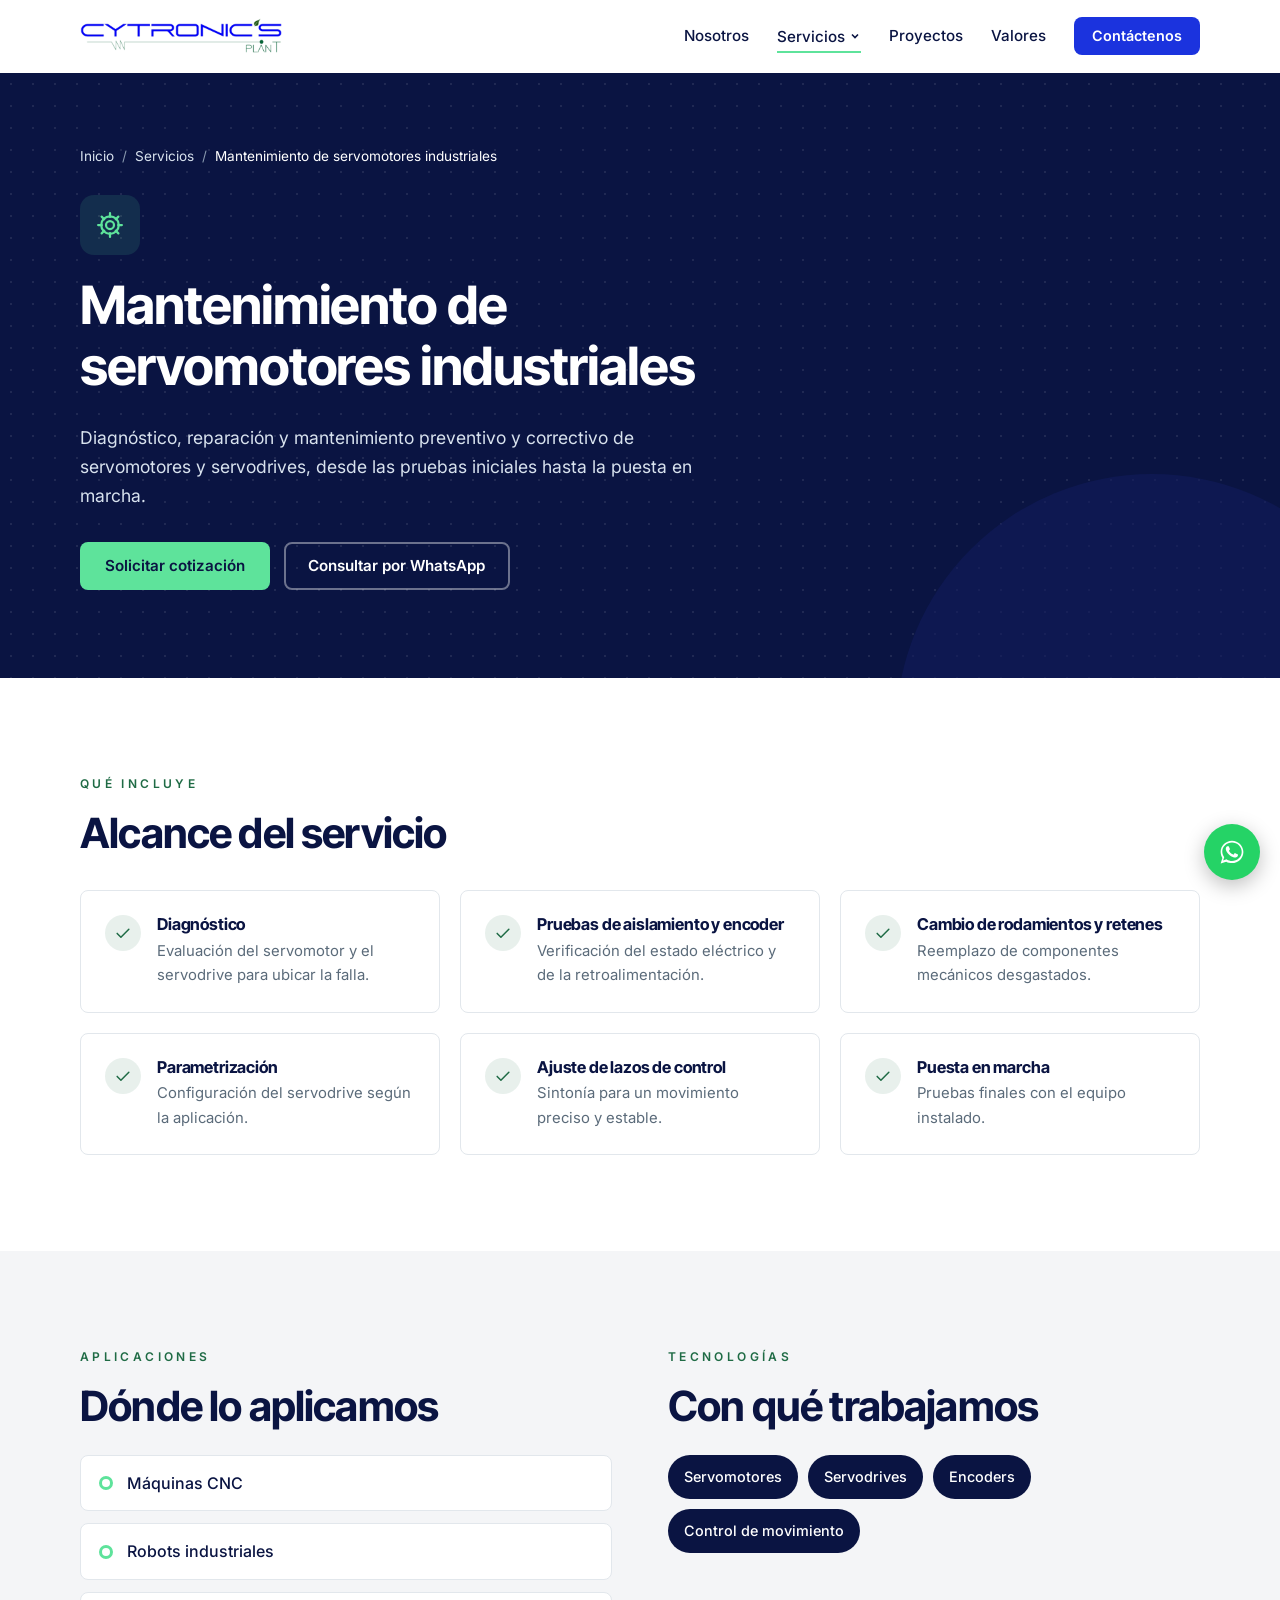
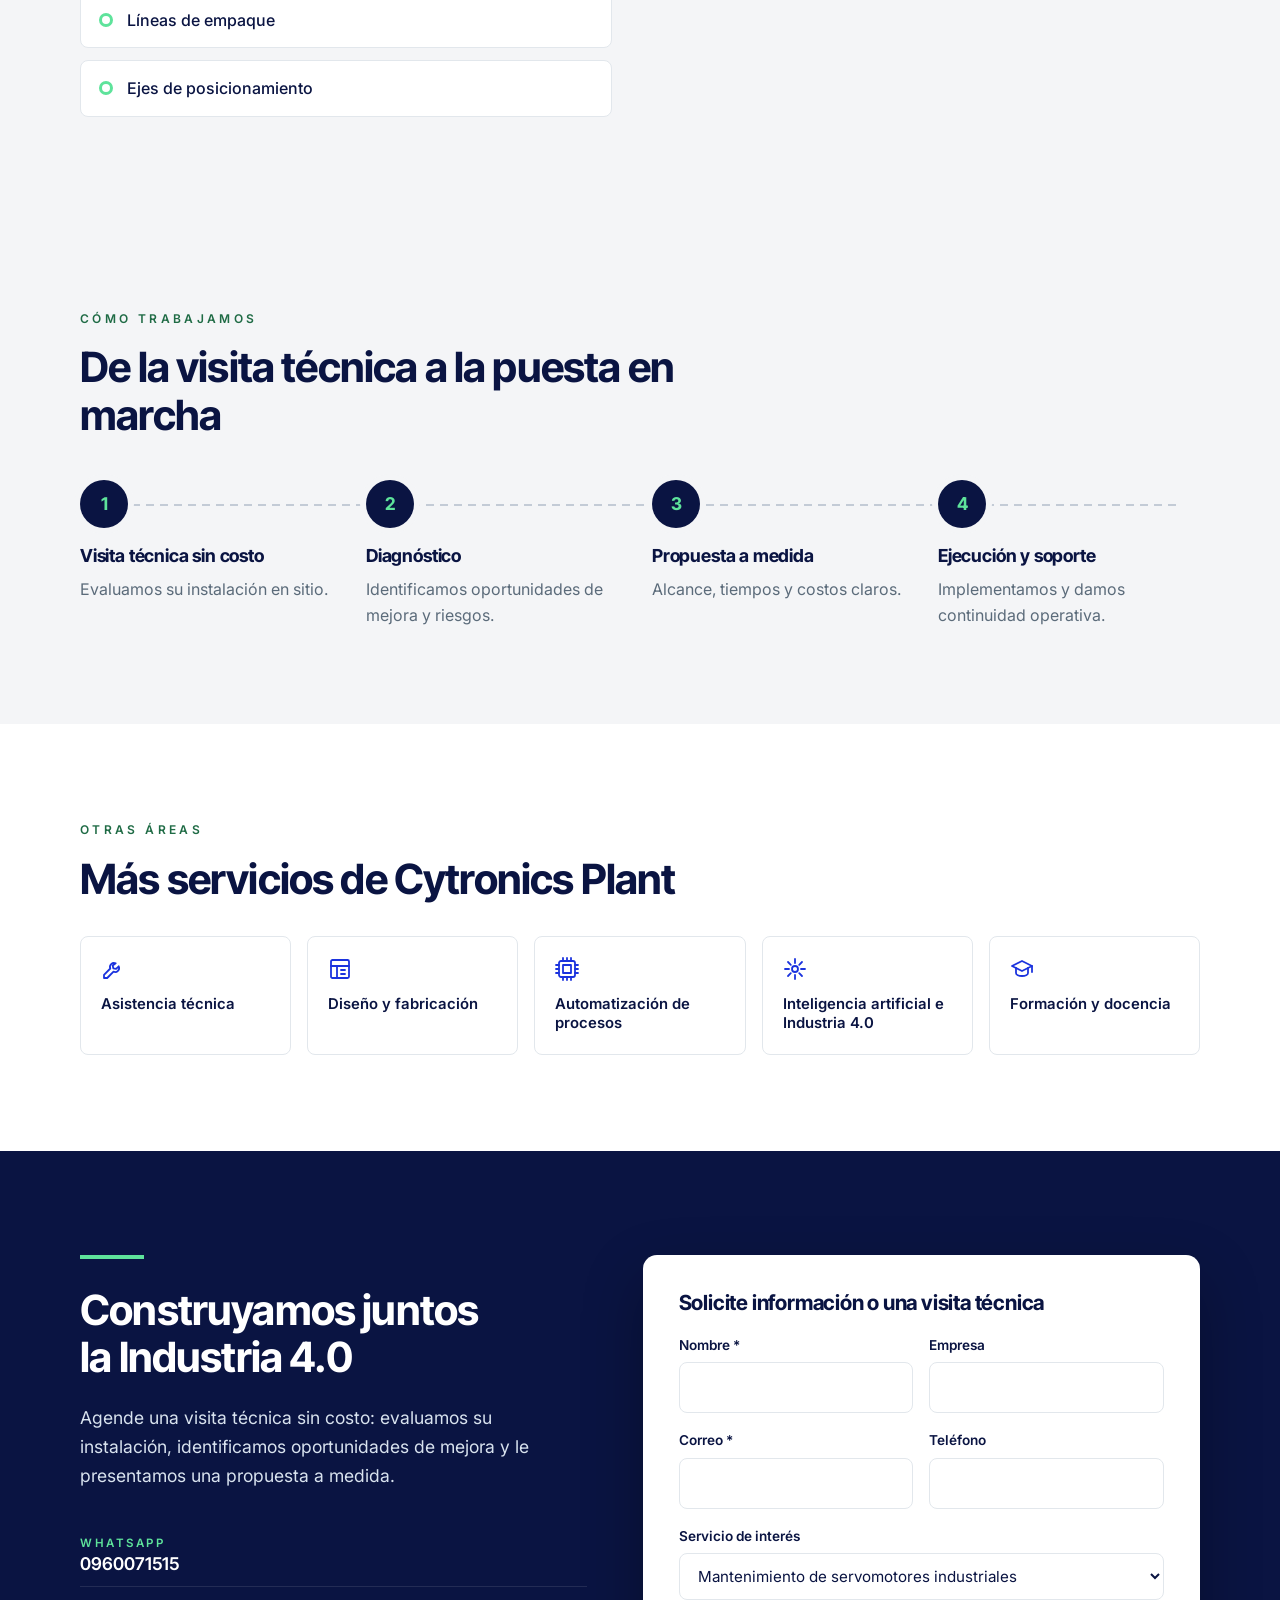
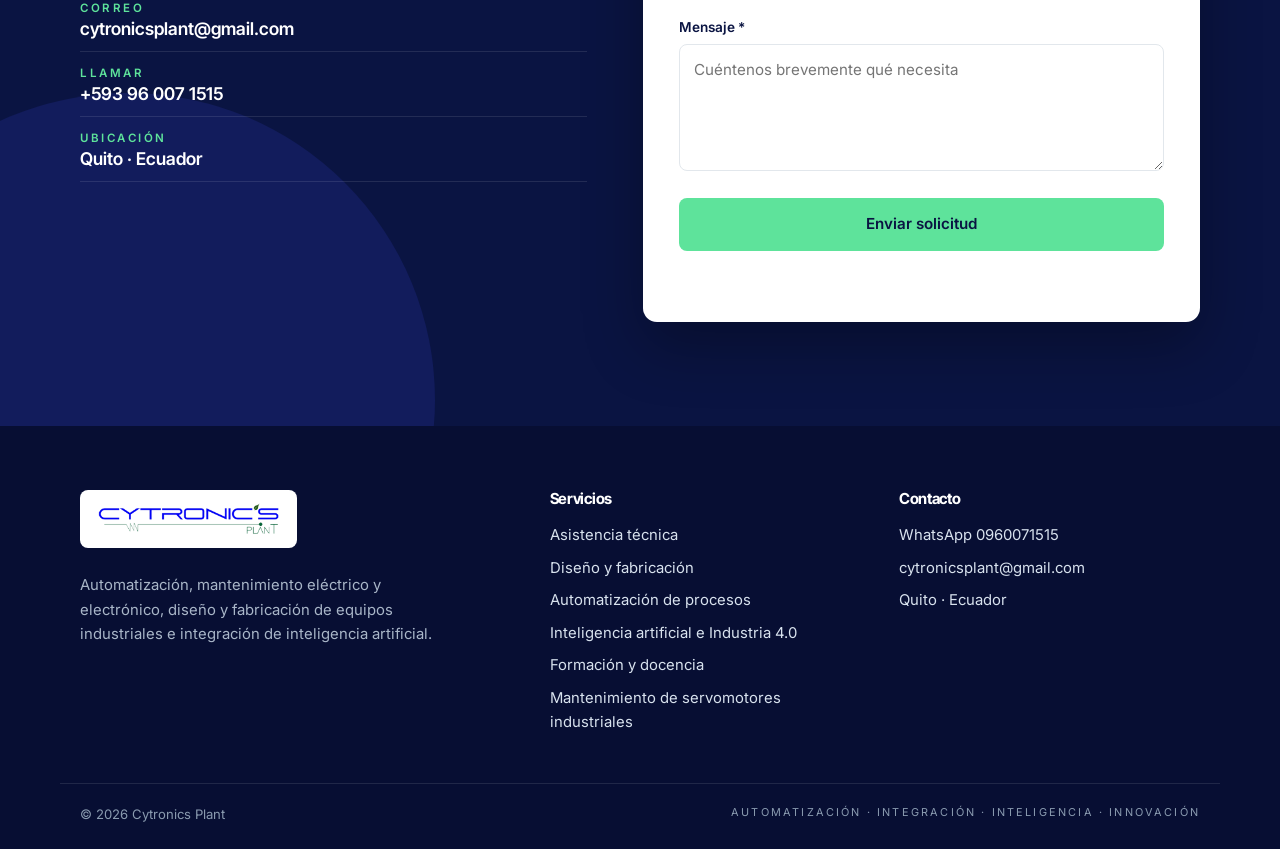
<file: servicios/mantenimiento-servomotores.html>
<!DOCTYPE html>
<html lang="es">
<head>
  <meta charset="UTF-8">
  <meta name="viewport" content="width=device-width, initial-scale=1">
  <title>Mantenimiento de servomotores industriales | Cytronics Plant</title>
  <meta name="description" content="Diagnóstico, reparación y mantenimiento preventivo y correctivo de servomotores y servodrives, desde las pruebas iniciales hasta la puesta en marcha.">
  <meta name="theme-color" content="#0a1442">
  <meta property="og:title" content="Mantenimiento de servomotores industriales | Cytronics Plant">
  <meta property="og:description" content="Diagnóstico, reparación y mantenimiento preventivo y correctivo de servomotores y servodrives, desde las pruebas iniciales hasta la puesta en marcha.">
  <meta property="og:image" content="../img/hero.jpg">
  <meta property="og:type" content="website">
  <link rel="icon" href="../img/favicon.png" type="image/png">
  <link rel="preconnect" href="https://fonts.googleapis.com">
  <link rel="preconnect" href="https://fonts.gstatic.com" crossorigin>
  <link href="https://fonts.googleapis.com/css2?family=Inter:wght@400;500;600&family=Inter+Tight:wght@600;700&display=swap" rel="stylesheet">
  <link rel="stylesheet" href="../styles.css">
</head>
<body>

  <a class="skip" href="#main">Saltar al contenido</a>
  <header class="header">
    <div class="container header__inner">
      <a href="../index.html" class="header__logo" aria-label="Cytronics Plant, inicio">
        <img src="../img/logo.png" alt="Cytronics Plant" width="1200" height="226">
      </a>
      <button class="nav-toggle" aria-expanded="false" aria-controls="nav" aria-label="Abrir menú">
        <span></span><span></span><span></span>
      </button>
      <nav class="nav" id="nav">
        <a href="../index.html#nosotros">Nosotros</a>
        <div class="nav__group">
          <a href="../index.html#servicios" class="nav__parent is-current">Servicios
            <svg class="nav__caret" viewBox="0 0 12 12" aria-hidden="true"><path d="M3 4.5l3 3 3-3" fill="none" stroke="currentColor" stroke-width="1.6"/></svg>
          </a>
          <div class="nav__dropdown">
            <a href="../servicios/asistencia-tecnica.html"><svg class="icon icon--sm" viewBox="0 0 24 24" fill="none" stroke="currentColor" stroke-width="1.8" stroke-linecap="round" stroke-linejoin="round" aria-hidden="true"><path d="M14.7 6.3a4 4 0 0 0-5.4 5.2L3 17.8V21h3.2l6.3-6.3a4 4 0 0 0 5.2-5.4l-2.6 2.6-2.8-.6-.6-2.8z"/></svg><span>Asistencia técnica</span></a>
            <a href="../servicios/diseno-fabricacion.html"><svg class="icon icon--sm" viewBox="0 0 24 24" fill="none" stroke="currentColor" stroke-width="1.8" stroke-linecap="round" stroke-linejoin="round" aria-hidden="true"><rect x="3" y="3" width="18" height="18" rx="1.5"/><path d="M3 9h18M9 9v12M13 13h4M13 17h4"/></svg><span>Diseño y fabricación</span></a>
            <a href="../servicios/automatizacion-procesos.html"><svg class="icon icon--sm" viewBox="0 0 24 24" fill="none" stroke="currentColor" stroke-width="1.8" stroke-linecap="round" stroke-linejoin="round" aria-hidden="true"><rect x="4" y="4" width="16" height="16" rx="2"/><rect x="8" y="8" width="8" height="8"/><path d="M8 1v3M12 1v3M16 1v3M8 20v3M12 20v3M16 20v3M1 8h3M1 12h3M1 16h3M20 8h3M20 12h3M20 16h3"/></svg><span>Automatización de procesos</span></a>
            <a href="../servicios/ia-industria-40.html"><svg class="icon icon--sm" viewBox="0 0 24 24" fill="none" stroke="currentColor" stroke-width="1.8" stroke-linecap="round" stroke-linejoin="round" aria-hidden="true"><circle cx="12" cy="12" r="3"/><path d="M12 2v4M12 18v4M2 12h4M18 12h4M5 5l2.8 2.8M16.2 16.2 19 19M5 19l2.8-2.8M16.2 7.8 19 5"/></svg><span>Inteligencia artificial e Industria 4.0</span></a>
            <a href="../servicios/formacion-docencia.html"><svg class="icon icon--sm" viewBox="0 0 24 24" fill="none" stroke="currentColor" stroke-width="1.8" stroke-linecap="round" stroke-linejoin="round" aria-hidden="true"><path d="M2 9l10-5 10 5-10 5z"/><path d="M6 11v5c0 1.7 2.7 3 6 3s6-1.3 6-3v-5M22 9v6"/></svg><span>Formación y docencia</span></a>
            <a href="../servicios/mantenimiento-servomotores.html" aria-current="page"><svg class="icon icon--sm" viewBox="0 0 24 24" fill="none" stroke="currentColor" stroke-width="1.8" stroke-linecap="round" stroke-linejoin="round" aria-hidden="true"><circle cx="12" cy="12" r="3.2"/><path d="M12 2.5v3M12 18.5v3M2.5 12h3M18.5 12h3M5.3 5.3l2.1 2.1M16.6 16.6l2.1 2.1M5.3 18.7l2.1-2.1M16.6 7.4l2.1-2.1"/><circle cx="12" cy="12" r="7"/></svg><span>Mantenimiento de servomotores industriales</span></a>
          </div>
        </div>
        <a href="../index.html#proyectos">Proyectos</a>
        <a href="../index.html#valores">Valores</a>
        <a href="#contacto" class="btn btn--primary btn--sm">Contáctenos</a>
      </nav>
    </div>
  </header>

  <main id="main">

    <section class="page-hero">
      
      <div class="container page-hero__inner">
        <nav class="crumbs anim" style="--d:0" aria-label="Ruta"><a href="../index.html">Inicio</a><span>/</span><a href="../index.html#servicios">Servicios</a><span>/</span><span aria-current="page">Mantenimiento de servomotores industriales</span></nav>
        <span class="page-hero__icon anim" style="--d:1"><svg class="icon" viewBox="0 0 24 24" fill="none" stroke="currentColor" stroke-width="1.8" stroke-linecap="round" stroke-linejoin="round" aria-hidden="true"><circle cx="12" cy="12" r="3.2"/><path d="M12 2.5v3M12 18.5v3M2.5 12h3M18.5 12h3M5.3 5.3l2.1 2.1M16.6 16.6l2.1 2.1M5.3 18.7l2.1-2.1M16.6 7.4l2.1-2.1"/><circle cx="12" cy="12" r="7"/></svg></span>
        <h1 class="anim" style="--d:1">Mantenimiento de servomotores industriales</h1>
        <p class="page-hero__lead anim" style="--d:2">Diagnóstico, reparación y mantenimiento preventivo y correctivo de servomotores y servodrives, desde las pruebas iniciales hasta la puesta en marcha.</p>
        <div class="hero__actions anim" style="--d:3">
          <a href="#contacto" class="btn btn--accent">Solicitar cotización</a>
          <a href="https://wa.me/593960071515?text=Hola%20Cytronics%20Plant%2C%20quisiera%20informaci%C3%B3n%20sobre%20Mantenimiento%20de%20servomotores%20industriales" target="_blank" rel="noopener" class="btn btn--ghost">Consultar por WhatsApp</a>
        </div>
      </div>
    </section>

    <section class="section">
      <div class="container">
        <p class="eyebrow">Qué incluye</p>
        <h2>Alcance del servicio</h2>
        <div class="features">
          <div class="feature">
            <span class="feature__icon"><svg class="icon" viewBox="0 0 24 24" fill="none" stroke="currentColor" stroke-width="1.8" stroke-linecap="round" stroke-linejoin="round" aria-hidden="true"><path d="M5 12.5l4.5 4.5L19 7.5"/></svg></span>
            <div><h3>Diagnóstico</h3><p>Evaluación del servomotor y el servodrive para ubicar la falla.</p></div>
          </div>
          <div class="feature">
            <span class="feature__icon"><svg class="icon" viewBox="0 0 24 24" fill="none" stroke="currentColor" stroke-width="1.8" stroke-linecap="round" stroke-linejoin="round" aria-hidden="true"><path d="M5 12.5l4.5 4.5L19 7.5"/></svg></span>
            <div><h3>Pruebas de aislamiento y encoder</h3><p>Verificación del estado eléctrico y de la retroalimentación.</p></div>
          </div>
          <div class="feature">
            <span class="feature__icon"><svg class="icon" viewBox="0 0 24 24" fill="none" stroke="currentColor" stroke-width="1.8" stroke-linecap="round" stroke-linejoin="round" aria-hidden="true"><path d="M5 12.5l4.5 4.5L19 7.5"/></svg></span>
            <div><h3>Cambio de rodamientos y retenes</h3><p>Reemplazo de componentes mecánicos desgastados.</p></div>
          </div>
          <div class="feature">
            <span class="feature__icon"><svg class="icon" viewBox="0 0 24 24" fill="none" stroke="currentColor" stroke-width="1.8" stroke-linecap="round" stroke-linejoin="round" aria-hidden="true"><path d="M5 12.5l4.5 4.5L19 7.5"/></svg></span>
            <div><h3>Parametrización</h3><p>Configuración del servodrive según la aplicación.</p></div>
          </div>
          <div class="feature">
            <span class="feature__icon"><svg class="icon" viewBox="0 0 24 24" fill="none" stroke="currentColor" stroke-width="1.8" stroke-linecap="round" stroke-linejoin="round" aria-hidden="true"><path d="M5 12.5l4.5 4.5L19 7.5"/></svg></span>
            <div><h3>Ajuste de lazos de control</h3><p>Sintonía para un movimiento preciso y estable.</p></div>
          </div>
          <div class="feature">
            <span class="feature__icon"><svg class="icon" viewBox="0 0 24 24" fill="none" stroke="currentColor" stroke-width="1.8" stroke-linecap="round" stroke-linejoin="round" aria-hidden="true"><path d="M5 12.5l4.5 4.5L19 7.5"/></svg></span>
            <div><h3>Puesta en marcha</h3><p>Pruebas finales con el equipo instalado.</p></div>
          </div>
        </div>
      </div>
    </section>

    <section class="section section--muted">
      <div class="container two-col">
        <div>
          <p class="eyebrow">Aplicaciones</p>
          <h2>Dónde lo aplicamos</h2>
          <ul class="checklist">
            <li>Máquinas CNC</li>
            <li>Robots industriales</li>
            <li>Líneas de empaque</li>
            <li>Ejes de posicionamiento</li>
          </ul>
        </div>
        <div>
          <p class="eyebrow">Tecnologías</p>
          <h2>Con qué trabajamos</h2>
          <div class="chips">
            <span>Servomotores</span>
            <span>Servodrives</span>
            <span>Encoders</span>
            <span>Control de movimiento</span>
          </div>
        </div>
      </div>
    </section>

    <section class="section section--muted">
      <div class="container">
        <p class="eyebrow">Cómo trabajamos</p>
        <h2>De la visita técnica a la puesta en marcha</h2>
        <ol class="steps">
          <li class="step"><span class="step__num">1</span><h3>Visita técnica sin costo</h3><p>Evaluamos su instalación en sitio.</p></li>
          <li class="step"><span class="step__num">2</span><h3>Diagnóstico</h3><p>Identificamos oportunidades de mejora y riesgos.</p></li>
          <li class="step"><span class="step__num">3</span><h3>Propuesta a medida</h3><p>Alcance, tiempos y costos claros.</p></li>
          <li class="step"><span class="step__num">4</span><h3>Ejecución y soporte</h3><p>Implementamos y damos continuidad operativa.</p></li>
        </ol>
      </div>
    </section>

    <section class="section">
      <div class="container">
        <p class="eyebrow">Otras áreas</p>
        <h2>Más servicios de Cytronics Plant</h2>
        <div class="mini-grid">
          <a class="mini-card" href="asistencia-tecnica.html"><svg class="icon" viewBox="0 0 24 24" fill="none" stroke="currentColor" stroke-width="1.8" stroke-linecap="round" stroke-linejoin="round" aria-hidden="true"><path d="M14.7 6.3a4 4 0 0 0-5.4 5.2L3 17.8V21h3.2l6.3-6.3a4 4 0 0 0 5.2-5.4l-2.6 2.6-2.8-.6-.6-2.8z"/></svg><span>Asistencia técnica</span></a>
          <a class="mini-card" href="diseno-fabricacion.html"><svg class="icon" viewBox="0 0 24 24" fill="none" stroke="currentColor" stroke-width="1.8" stroke-linecap="round" stroke-linejoin="round" aria-hidden="true"><rect x="3" y="3" width="18" height="18" rx="1.5"/><path d="M3 9h18M9 9v12M13 13h4M13 17h4"/></svg><span>Diseño y fabricación</span></a>
          <a class="mini-card" href="automatizacion-procesos.html"><svg class="icon" viewBox="0 0 24 24" fill="none" stroke="currentColor" stroke-width="1.8" stroke-linecap="round" stroke-linejoin="round" aria-hidden="true"><rect x="4" y="4" width="16" height="16" rx="2"/><rect x="8" y="8" width="8" height="8"/><path d="M8 1v3M12 1v3M16 1v3M8 20v3M12 20v3M16 20v3M1 8h3M1 12h3M1 16h3M20 8h3M20 12h3M20 16h3"/></svg><span>Automatización de procesos</span></a>
          <a class="mini-card" href="ia-industria-40.html"><svg class="icon" viewBox="0 0 24 24" fill="none" stroke="currentColor" stroke-width="1.8" stroke-linecap="round" stroke-linejoin="round" aria-hidden="true"><circle cx="12" cy="12" r="3"/><path d="M12 2v4M12 18v4M2 12h4M18 12h4M5 5l2.8 2.8M16.2 16.2 19 19M5 19l2.8-2.8M16.2 7.8 19 5"/></svg><span>Inteligencia artificial e Industria 4.0</span></a>
          <a class="mini-card" href="formacion-docencia.html"><svg class="icon" viewBox="0 0 24 24" fill="none" stroke="currentColor" stroke-width="1.8" stroke-linecap="round" stroke-linejoin="round" aria-hidden="true"><path d="M2 9l10-5 10 5-10 5z"/><path d="M6 11v5c0 1.7 2.7 3 6 3s6-1.3 6-3v-5M22 9v6"/></svg><span>Formación y docencia</span></a>
        </div>
      </div>
    </section>

    <section class="cta" id="contacto">
      <div class="cta__circle" aria-hidden="true"></div>
      <div class="container cta__inner">
        <div class="cta__intro">
          <span class="cta__bar" aria-hidden="true"></span>
          <h2>Construyamos juntos<br>la Industria 4.0</h2>
          <p class="cta__lead">Agende una visita técnica sin costo: evaluamos su instalación, identificamos oportunidades de mejora y le presentamos una propuesta a medida.</p>
          <ul class="contact-list">
            <li><a href="https://wa.me/593960071515?text=Hola%20Cytronics%20Plant%2C%20quisiera%20agendar%20una%20visita%20t%C3%A9cnica." target="_blank" rel="noopener">
              <span class="contact-list__label">WhatsApp</span><span class="contact-list__value">0960071515</span></a></li>
            <li><a href="mailto:cytronicsplant@gmail.com">
              <span class="contact-list__label">Correo</span><span class="contact-list__value">cytronicsplant@gmail.com</span></a></li>
            <li><a href="tel:+593960071515">
              <span class="contact-list__label">Llamar</span><span class="contact-list__value">+593 96 007 1515</span></a></li>
            <li><span class="contact-list__label">Ubicación</span><span class="contact-list__value">Quito · Ecuador</span></li>
          </ul>
        </div>

        <form class="form" action="https://formsubmit.co/ajax/cytronicsplant@gmail.com" method="POST" data-form novalidate>
          <h3 class="form__title">Solicite información o una visita técnica</h3>
          <input type="hidden" name="_subject" value="Nueva solicitud web – Mantenimiento de servomotores industriales">
          <input type="hidden" name="_template" value="table">
          <input type="text" name="_honey" class="form__hp" tabindex="-1" autocomplete="off" aria-hidden="true">
          <div class="form__row">
            <label class="field"><span>Nombre *</span>
              <input type="text" name="nombre" autocomplete="name" required></label>
            <label class="field"><span>Empresa</span>
              <input type="text" name="empresa" autocomplete="organization"></label>
          </div>
          <div class="form__row">
            <label class="field"><span>Correo *</span>
              <input type="email" name="email" autocomplete="email" required></label>
            <label class="field"><span>Teléfono</span>
              <input type="tel" name="telefono" autocomplete="tel" inputmode="tel"></label>
          </div>
          <label class="field"><span>Servicio de interés</span>
            <select name="servicio">
              <option value="">Seleccione una opción</option>
              <option>Asistencia técnica</option>
              <option>Diseño y fabricación</option>
              <option>Automatización de procesos</option>
              <option>Inteligencia artificial e Industria 4.0</option>
              <option>Formación y docencia</option>
              <option selected>Mantenimiento de servomotores industriales</option>
              <option>Otro</option>
            </select></label>
          <label class="field"><span>Mensaje *</span>
            <textarea name="mensaje" rows="4" required placeholder="Cuéntenos brevemente qué necesita"></textarea></label>
          <button type="submit" class="btn btn--accent form__submit">Enviar solicitud</button>
          <p class="form__status" role="status" aria-live="polite"></p>
        </form>
      </div>
    </section>

  </main>

  <footer class="footer">
    <div class="container footer__grid">
      <div>
        <div class="footer__logo"><img src="../img/logo.png" alt="Cytronics Plant" loading="lazy" width="1200" height="226"></div>
        <p class="footer__about">Automatización, mantenimiento eléctrico y electrónico, diseño y fabricación de equipos industriales e integración de inteligencia artificial.</p>
      </div>
      <div>
        <h4>Servicios</h4>
        <ul>
          <li><a href="../servicios/asistencia-tecnica.html">Asistencia técnica</a></li>
          <li><a href="../servicios/diseno-fabricacion.html">Diseño y fabricación</a></li>
          <li><a href="../servicios/automatizacion-procesos.html">Automatización de procesos</a></li>
          <li><a href="../servicios/ia-industria-40.html">Inteligencia artificial e Industria 4.0</a></li>
          <li><a href="../servicios/formacion-docencia.html">Formación y docencia</a></li>
          <li><a href="../servicios/mantenimiento-servomotores.html">Mantenimiento de servomotores industriales</a></li>
        </ul>
      </div>
      <div>
        <h4>Contacto</h4>
        <ul>
          <li><a href="https://wa.me/593960071515" target="_blank" rel="noopener">WhatsApp 0960071515</a></li>
          <li><a href="mailto:cytronicsplant@gmail.com">cytronicsplant@gmail.com</a></li>
          <li>Quito · Ecuador</li>
        </ul>
      </div>
    </div>
    <div class="container footer__bottom">
      <p>© <span data-year>2026</span> Cytronics Plant</p>
      <p class="footer__tag">Automatización · Integración · Inteligencia · Innovación</p>
    </div>
  </footer>

  <div class="wa" data-wa>
    <div class="wa-panel" id="wa-panel" role="dialog" aria-label="Escribir por WhatsApp" hidden>
      <div class="wa-panel__head">
        <span class="wa-panel__avatar"><svg viewBox="0 0 32 32" width="28" height="28" aria-hidden="true"><path fill="currentColor" d="M16 3C8.8 3 3 8.7 3 15.8c0 2.5.7 4.9 2 7L3 29l6.4-2c2 1.1 4.3 1.7 6.6 1.7 7.2 0 13-5.7 13-12.8S23.2 3 16 3zm0 23.4c-2.1 0-4.1-.6-5.9-1.7l-.4-.3-3.8 1.2 1.2-3.7-.3-.4c-1.2-1.8-1.9-3.9-1.9-6.1C4.9 9.8 9.9 5 16 5s11.1 4.8 11.1 10.8S22.1 26.4 16 26.4zm6.1-8c-.3-.2-2-1-2.3-1.1-.3-.1-.5-.2-.8.2-.2.3-.9 1.1-1.1 1.3-.2.2-.4.3-.7.1-.3-.2-1.4-.5-2.7-1.7-1-.9-1.7-2-1.9-2.3-.2-.3 0-.5.1-.7l.5-.6c.2-.2.2-.3.3-.6.1-.2 0-.4 0-.6l-1-2.5c-.3-.7-.6-.6-.8-.6h-.7c-.2 0-.6.1-.9.4-.3.3-1.2 1.2-1.2 2.9s1.2 3.3 1.4 3.6c.2.2 2.4 3.7 5.9 5.1 2.9 1.1 3.5.9 4.1.9.6-.1 2-.8 2.3-1.6.3-.8.3-1.5.2-1.6-.1-.2-.3-.3-.7-.5z"/></svg></span>
        <div><strong>Cytronics Plant</strong><small>Responde por WhatsApp</small></div>
        <button type="button" class="wa-panel__close" aria-label="Cerrar" data-wa-close>&times;</button>
      </div>
      <div class="wa-panel__body">
        <p class="wa-panel__bubble">Gracias por comunicarse con Cytronics Plant. ¿Sobre qué desea información?</p>
        <ul class="wa-panel__options">
        <li><a href="https://wa.me/593960071515?text=Hola%20Cytronics%20Plant%2C%20deseo%20informaci%C3%B3n%20sobre%3A%20Dom%C3%B3tica%20y%20energ%C3%ADa%20fotovoltaica." target="_blank" rel="noopener">Domótica y energía fotovoltaica</a></li>
        <li><a href="https://wa.me/593960071515?text=Hola%20Cytronics%20Plant%2C%20deseo%20informaci%C3%B3n%20sobre%3A%20Automatizaci%C3%B3n%20industrial%20%28PLC%2C%20HMI%2C%20SCADA%29." target="_blank" rel="noopener">Automatización industrial (PLC, HMI, SCADA)</a></li>
        <li><a href="https://wa.me/593960071515?text=Hola%20Cytronics%20Plant%2C%20deseo%20informaci%C3%B3n%20sobre%3A%20Mantenimiento%20el%C3%A9ctrico%20y%20electr%C3%B3nico." target="_blank" rel="noopener">Mantenimiento eléctrico y electrónico</a></li>
        <li><a href="https://wa.me/593960071515?text=Hola%20Cytronics%20Plant%2C%20deseo%20informaci%C3%B3n%20sobre%3A%20Dise%C3%B1o%20y%20fabricaci%C3%B3n%20de%20tableros%20y%20equipos." target="_blank" rel="noopener">Diseño y fabricación de tableros y equipos</a></li>
        <li><a href="https://wa.me/593960071515?text=Hola%20Cytronics%20Plant%2C%20deseo%20informaci%C3%B3n%20sobre%3A%20Mantenimiento%20de%20servomotores." target="_blank" rel="noopener">Mantenimiento de servomotores</a></li>
        <li><a href="https://wa.me/593960071515?text=Hola%20Cytronics%20Plant%2C%20deseo%20informaci%C3%B3n%20sobre%3A%20Inteligencia%20artificial%20e%20Industria%204.0." target="_blank" rel="noopener">Inteligencia artificial e Industria 4.0</a></li>
        <li><a href="https://wa.me/593960071515?text=Hola%20Cytronics%20Plant%2C%20deseo%20informaci%C3%B3n%20sobre%3A%20Formaci%C3%B3n%20y%20capacitaci%C3%B3n." target="_blank" rel="noopener">Formación y capacitación</a></li>
          <li><a href="https://wa.me/593960071515?text=Hola%20Cytronics%20Plant%2C%20quisiera%20m%C3%A1s%20informaci%C3%B3n." target="_blank" rel="noopener">Otro tema</a></li>
        </ul>
        <p class="wa-panel__note">Cualquier duda que tenga, háganosla saber.</p>
      </div>
    </div>
    <a class="wa-float" href="https://wa.me/593960071515?text=Hola%20Cytronics%20Plant%2C%20quisiera%20m%C3%A1s%20informaci%C3%B3n." target="_blank" rel="noopener" aria-label="Escribir por WhatsApp" aria-controls="wa-panel" aria-expanded="false">
      <svg viewBox="0 0 32 32" width="28" height="28" aria-hidden="true"><path fill="currentColor" d="M16 3C8.8 3 3 8.7 3 15.8c0 2.5.7 4.9 2 7L3 29l6.4-2c2 1.1 4.3 1.7 6.6 1.7 7.2 0 13-5.7 13-12.8S23.2 3 16 3zm0 23.4c-2.1 0-4.1-.6-5.9-1.7l-.4-.3-3.8 1.2 1.2-3.7-.3-.4c-1.2-1.8-1.9-3.9-1.9-6.1C4.9 9.8 9.9 5 16 5s11.1 4.8 11.1 10.8S22.1 26.4 16 26.4zm6.1-8c-.3-.2-2-1-2.3-1.1-.3-.1-.5-.2-.8.2-.2.3-.9 1.1-1.1 1.3-.2.2-.4.3-.7.1-.3-.2-1.4-.5-2.7-1.7-1-.9-1.7-2-1.9-2.3-.2-.3 0-.5.1-.7l.5-.6c.2-.2.2-.3.3-.6.1-.2 0-.4 0-.6l-1-2.5c-.3-.7-.6-.6-.8-.6h-.7c-.2 0-.6.1-.9.4-.3.3-1.2 1.2-1.2 2.9s1.2 3.3 1.4 3.6c.2.2 2.4 3.7 5.9 5.1 2.9 1.1 3.5.9 4.1.9.6-.1 2-.8 2.3-1.6.3-.8.3-1.5.2-1.6-.1-.2-.3-.3-.7-.5z"/></svg>
    </a>
  </div>

  <script src="../script.js"></script>
</body>
</html>
</file>
<file: styles.css>
/* Cytronics Plant — colores tomados del brochure */
:root {
  --navy: #0a1442;
  --navy-2: #121c5c;
  --blue: #1b33de;
  --green: #1f6b45;
  --mint: #5ee39b;
  --text: #38455c;
  --muted: #5b6b7a;
  --line: #e2e7ec;
  --bg-muted: #f4f5f7;
  --white: #ffffff;
  --on-navy: #d8e2ee;

  --radius: 8px;
  --maxw: 1160px;
  --header-h: 72px;
  --shadow: 0 14px 40px rgba(10, 20, 66, .10);
  --ease: cubic-bezier(.2, .7, .2, 1);
  --font-head: "Inter Tight", "Segoe UI", Arial, sans-serif;
  --font-body: "Inter", "Segoe UI", Arial, sans-serif;
}

*, *::before, *::after { box-sizing: border-box; }
html { scroll-behavior: smooth; scroll-padding-top: var(--header-h); }
body {
  margin: 0;
  font-family: var(--font-body);
  font-size: 16px;
  line-height: 1.65;
  color: var(--text);
  background: var(--white);
  -webkit-font-smoothing: antialiased;
}
img { max-width: 100%; display: block; }
a { color: inherit; }
h1, h2, h3, h4 {
  font-family: var(--font-head);
  color: var(--navy);
  line-height: 1.15;
  letter-spacing: -0.02em;
  margin: 0 0 .5em;
}
h1 { font-size: clamp(2.2rem, 5.5vw, 3.9rem); }
h2 { font-size: clamp(1.75rem, 3.6vw, 2.6rem); max-width: 24ch; }
h3 { font-size: 1.12rem; letter-spacing: -0.01em; }
p { margin: 0 0 1em; }
:focus-visible { outline: 3px solid var(--mint); outline-offset: 2px; }

.skip {
  position: absolute; left: 12px; top: -60px; z-index: 100;
  background: var(--navy); color: #fff; padding: 10px 14px; border-radius: var(--radius);
}
.skip:focus { top: 12px; }

.container { width: 100%; max-width: var(--maxw); margin: 0 auto; padding: 0 20px; }
.c-blue { color: var(--blue); }
.c-green { color: var(--green); }

.icon { width: 24px; height: 24px; flex: none; }
.icon--sm { width: 18px; height: 18px; }

.eyebrow {
  font-size: .75rem; font-weight: 600; letter-spacing: .28em; text-transform: uppercase;
  color: var(--green); margin-bottom: 1rem;
}
.eyebrow--light { color: var(--on-navy); }
.eyebrow--mint { color: var(--mint); }
.eyebrow--blue { color: var(--blue); }

/* Botones */
.btn {
  display: inline-flex; align-items: center; justify-content: center; gap: .5em;
  padding: .85em 1.5em; border-radius: var(--radius);
  font: 600 .95rem/1.2 var(--font-body);
  text-decoration: none; border: 2px solid transparent; cursor: pointer;
  transition: background .2s, color .2s, border-color .2s, transform .2s var(--ease), box-shadow .2s;
}
.btn:hover { transform: translateY(-2px); }
.btn--sm { padding: .6em 1.1em; font-size: .9rem; }
.btn--primary { background: var(--blue); color: var(--white); }
.btn--primary:hover { background: var(--navy); }
.btn--accent { background: var(--mint); color: var(--navy); }
.btn--accent:hover { background: #7cebb0; box-shadow: 0 8px 24px rgba(94, 227, 155, .35); }
.btn--ghost { border-color: rgba(255,255,255,.4); color: var(--white); }
.btn--ghost:hover { border-color: var(--white); background: rgba(255,255,255,.06); }

/* ---------------- Header y menú ---------------- */
.header {
  position: sticky; top: 0; z-index: 50;
  background: rgba(255,255,255,.96); backdrop-filter: blur(8px);
  border-bottom: 1px solid transparent;
  transition: border-color .2s, box-shadow .2s;
}
.header.is-scrolled { border-color: var(--line); box-shadow: 0 2px 12px rgba(10,20,66,.06); }
.header__inner { display: flex; align-items: center; justify-content: space-between; height: var(--header-h); }
.header__logo img { height: 38px; width: auto; }

.nav { display: flex; align-items: center; gap: 28px; }
.nav > a:not(.btn), .nav__parent {
  text-decoration: none; font-weight: 500; font-size: .95rem; color: var(--navy);
  position: relative; display: inline-flex; align-items: center; gap: 4px;
}
.nav > a:not(.btn)::after, .nav__parent::after {
  content: ""; position: absolute; left: 0; bottom: -4px; height: 2px; width: 0;
  background: var(--mint); transition: width .25s var(--ease);
}
.nav > a:not(.btn):hover::after, .nav > a.is-active::after,
.nav__parent:hover::after, .nav__parent.is-current::after, .nav__parent.is-active::after { width: 100%; }
.nav__caret { width: 12px; height: 12px; transition: transform .2s; }

.nav__group { position: relative; }
.nav__dropdown {
  position: absolute; top: calc(100% + 18px); left: 50%;
  width: 340px; padding: 10px;
  background: var(--white); border: 1px solid var(--line); border-radius: 12px;
  box-shadow: var(--shadow);
  opacity: 0; visibility: hidden; transform: translate(-50%, 8px);
  transition: opacity .2s, transform .2s var(--ease), visibility .2s;
}
.nav__dropdown::before { /* puente para no perder el hover */
  content: ""; position: absolute; left: 0; right: 0; top: -20px; height: 20px;
}
.nav__group:hover .nav__dropdown,
.nav__group:focus-within .nav__dropdown { opacity: 1; visibility: visible; transform: translate(-50%, 0); }
.nav__group:hover .nav__caret, .nav__group:focus-within .nav__caret { transform: rotate(180deg); }
.nav__dropdown a {
  display: flex; align-items: center; gap: 12px;
  padding: 10px 12px; border-radius: 8px;
  text-decoration: none; color: var(--navy); font-weight: 500; font-size: .93rem; line-height: 1.3;
  transition: background .15s, color .15s;
}
.nav__dropdown a .icon { color: var(--blue); transition: color .15s; }
.nav__dropdown a[aria-current="page"] { background: var(--bg-muted); }
/* Al pasar el mouse: mismo estilo que las tarjetas de "Otras áreas" */
.nav__dropdown a:hover, .nav__dropdown a:focus-visible { background: var(--navy); color: var(--white); }
.nav__dropdown a:hover .icon, .nav__dropdown a:focus-visible .icon { color: var(--mint); }
.nav-toggle { display: none; }

/* ---------------- Hero inicio ---------------- */
.hero {
  position: relative; overflow: hidden;
  background: var(--navy); color: var(--on-navy);
  min-height: min(calc(92vh - var(--header-h)), 780px);
  display: flex; flex-direction: column; justify-content: center;
}
.hero__bg {
  position: absolute; inset: 0;
  background:
    linear-gradient(100deg, rgba(10,20,66,.97) 0%, rgba(10,20,66,.88) 42%, rgba(10,20,66,.35) 100%),
    url("img/hero.jpg") center / cover no-repeat;
  animation: heroZoom 18s ease-out both;
}
.hero__bg::after {
  content: ""; position: absolute; top: -18vw; right: -12vw;
  width: 46vw; height: 46vw; border-radius: 50%;
  background: var(--navy-2); opacity: .55; mix-blend-mode: screen;
}
.hero__inner { position: relative; padding-top: 72px; padding-bottom: 40px; }
.hero h1 { color: var(--white); max-width: 16ch; }
.hero .accent { color: var(--mint); }
.hero__lead { max-width: 56ch; font-size: 1.1rem; margin: 1rem 0 2rem; }
.hero__actions { display: flex; flex-wrap: wrap; gap: 14px; }
.hero__chips {
  position: relative; display: flex; flex-wrap: wrap; gap: 10px;
  padding-bottom: 48px;
}
.hero__chips span {
  font-size: .82rem; color: var(--on-navy);
  border: 1px solid rgba(255,255,255,.18); background: rgba(255,255,255,.05);
  padding: 6px 12px; border-radius: 999px;
}

/* Línea de circuito como en el logo */
.circuit { width: min(420px, 100%); height: 40px; display: block; margin-top: .25rem; }
.circuit__line {
  fill: none; stroke: var(--mint); stroke-width: 2; stroke-linejoin: round;
  stroke-dasharray: 520; stroke-dashoffset: 520;
  animation: draw 1.6s .6s var(--ease) forwards;
}
.circuit__node { fill: var(--mint); opacity: 0; animation: pop .4s 2.1s var(--ease) forwards, pulse 2.4s 2.6s ease-in-out infinite; transform-origin: 410px 20px; }

/* Entrada escalonada */
.anim { opacity: 0; transform: translateY(18px); animation: rise .8s var(--ease) forwards; animation-delay: calc(var(--d, 0) * 110ms + 100ms); }

@keyframes rise { to { opacity: 1; transform: none; } }
@keyframes draw { to { stroke-dashoffset: 0; } }
@keyframes pop { from { opacity: 0; transform: scale(0); } to { opacity: 1; transform: scale(1); } }
@keyframes pulse { 50% { transform: scale(1.35); } }
@keyframes heroZoom { from { transform: scale(1.08); } to { transform: scale(1); } }

/* ---------------- Secciones ---------------- */
.section { padding: 96px 0; }
.section--muted { background: var(--bg-muted); }
.lead { font-size: 1.1rem; color: var(--navy); }
.section__head { display: flex; justify-content: space-between; align-items: flex-end; gap: 32px; flex-wrap: wrap; margin-bottom: 40px; }
.section__head h2 { margin: 0; }
.section__sub { max-width: 38ch; margin: 0; color: var(--muted); }

/* Nosotros */
.about { display: grid; grid-template-columns: 1.1fr 1fr; gap: 56px; align-items: center; }
.about__img { margin: 0; position: relative; z-index: 0; }
.about__img::before {
  content: ""; position: absolute; inset: 18px -18px -18px 18px;
  border: 2px solid var(--mint); border-radius: var(--radius); z-index: -1;
}
.about__img img { border-radius: var(--radius); aspect-ratio: 4/3; object-fit: cover; width: 100%; }

.stats {
  display: grid; grid-template-columns: repeat(3, 1fr); gap: 24px;
  background: var(--bg-muted); border-radius: var(--radius);
  padding: 28px 32px; margin: 64px 0 32px;
}
.stat { display: flex; align-items: center; gap: 14px; }
.stat strong { font-family: var(--font-head); font-size: 2.4rem; color: var(--navy); line-height: 1; min-width: 2.2ch; }
.stat span { font-size: .9rem; color: var(--muted); line-height: 1.35; max-width: 16ch; }

.mv { display: grid; grid-template-columns: 1fr 1fr; gap: 24px; }
.mv__card { padding: 36px; border-radius: var(--radius); background: var(--bg-muted); border: 1px solid var(--line); }
.mv__card p:last-child { margin: 0; }
.mv__card--dark { background: var(--navy); color: var(--on-navy); border-color: var(--navy); }

/* Tarjetas de servicios (inicio) */
.svc-grid { display: grid; grid-template-columns: repeat(3, 1fr); gap: 20px; }
.svc-card {
  position: relative; overflow: hidden;
  display: flex; flex-direction: column;
  background: var(--white); border: 1px solid var(--line); border-radius: 12px;
  padding: 30px 28px; text-decoration: none; color: var(--text);
  transition: transform .3s var(--ease), box-shadow .3s, border-color .3s, background .3s;
}
.svc-card::before {
  content: ""; position: absolute; left: 0; top: 0; height: 4px; width: 100%;
  background: linear-gradient(90deg, var(--blue), var(--mint));
  transform: scaleX(0); transform-origin: left; transition: transform .35s var(--ease);
}
.svc-card:hover { transform: translateY(-6px); box-shadow: var(--shadow); border-color: transparent; }
.svc-card:hover::before { transform: scaleX(1); }
.svc-card__num { position: absolute; right: 22px; top: 18px; font: 700 .85rem var(--font-head); color: #c3cbd6; }
.svc-card__icon {
  width: 52px; height: 52px; border-radius: 12px; display: grid; place-items: center;
  background: rgba(27, 51, 222, .08); color: var(--blue); margin-bottom: 20px;
  transition: background .3s, color .3s;
}
.svc-card h3 { margin-bottom: .4em; transition: color .3s; }
.svc-card p { color: var(--muted); font-size: .95rem; flex: 1; transition: color .3s; }
.svc-card__more { display: inline-flex; align-items: center; gap: 6px; font-weight: 600; font-size: .9rem; color: var(--blue); transition: color .3s; }
/* Al pasar el mouse: mismo estilo que la cabecera de cada servicio */
.svc-card:hover, .svc-card:focus-visible { background: var(--navy); }
.svc-card:hover h3, .svc-card:focus-visible h3 { color: var(--white); }
.svc-card:hover p, .svc-card:focus-visible p { color: var(--on-navy); }
.svc-card:hover .svc-card__icon, .svc-card:focus-visible .svc-card__icon { background: rgba(94, 227, 155, .12); color: var(--mint); }
.svc-card:hover .svc-card__more, .svc-card:focus-visible .svc-card__more { color: var(--mint); }
.svc-card:hover .svc-card__num, .svc-card:focus-visible .svc-card__num { color: rgba(216, 226, 238, .45); }
.svc-card__more .icon { transition: transform .25s var(--ease); }
.svc-card:hover .svc-card__more .icon { transform: translateX(4px); }

/* Proyectos */
.projects { display: grid; grid-template-columns: repeat(2, 1fr); gap: 24px; margin-top: 32px; }
.project {
  padding: 32px; border: 1px solid var(--line); border-radius: var(--radius);
  background: var(--white); border-top: 4px solid var(--navy);
  transition: box-shadow .25s, transform .25s var(--ease);
}
.project:hover { box-shadow: var(--shadow); transform: translateY(-3px); }
.project__client { font-size: .75rem; font-weight: 600; letter-spacing: .22em; text-transform: uppercase; margin-bottom: .6rem; }
.project p:last-child { margin: 0; color: var(--muted); }
.results {
  display: grid; grid-template-columns: 1fr 1fr; gap: 32px;
  background: var(--bg-muted); border-radius: var(--radius);
  padding: 32px; margin-top: 24px;
}
.results--stack { grid-template-columns: 1fr; margin-top: 0; align-content: center; }
.result { display: flex; gap: 18px; align-items: flex-start; }
.result strong { font-family: var(--font-head); font-size: 2.6rem; line-height: 1; min-width: 2.6ch; }

/* Valores */
.values { display: grid; grid-template-columns: repeat(4, 1fr); gap: 24px; margin-top: 32px; }
.value { border-top: 4px solid var(--navy); padding-top: 18px; }
.value--blue { border-color: var(--blue); }
.value--green { border-color: var(--green); }
.value p { margin: 0; color: var(--muted); }

/* ---------------- Página de servicio ---------------- */
.page-hero {
  position: relative; overflow: hidden;
  background: var(--navy); color: var(--on-navy);
  padding: 72px 0 88px;
}
.page-hero::before { /* patrón de puntos cuando no hay foto */
  content: ""; position: absolute; inset: 0;
  background-image: radial-gradient(rgba(255,255,255,.09) 1px, transparent 1px);
  background-size: 22px 22px;
}
.page-hero__bg { position: absolute; inset: 0; background: center / cover no-repeat; }
.page-hero--img::before {
  z-index: 1;
  background: linear-gradient(100deg, rgba(10,20,66,.97) 0%, rgba(10,20,66,.9) 45%, rgba(10,20,66,.45) 100%);
}
.page-hero::after {
  content: ""; position: absolute; right: -10vw; bottom: -24vw;
  width: 40vw; height: 40vw; border-radius: 50%; background: var(--navy-2); opacity: .6;
}
.page-hero__inner { position: relative; z-index: 2; }
.page-hero h1 { color: var(--white); font-size: clamp(2rem, 4.6vw, 3.3rem); max-width: 20ch; }
.page-hero__lead { max-width: 60ch; font-size: 1.1rem; margin-bottom: 2rem; }
.page-hero__icon {
  display: inline-grid; place-items: center; width: 60px; height: 60px; border-radius: 14px;
  background: rgba(94, 227, 155, .12); color: var(--mint); margin-bottom: 20px;
}
.page-hero__icon .icon { width: 30px; height: 30px; }

.crumbs { display: flex; flex-wrap: wrap; gap: 8px; font-size: .85rem; margin-bottom: 28px; color: #8a9bb0; }
.crumbs a { color: var(--on-navy); text-decoration: none; }
.crumbs a:hover { color: var(--mint); }
.crumbs [aria-current] { color: var(--white); }

.features { display: grid; grid-template-columns: repeat(3, 1fr); gap: 20px; margin-top: 32px; }
.feature {
  display: flex; gap: 16px; padding: 24px;
  border: 1px solid var(--line); border-radius: var(--radius); background: var(--white);
  transition: border-color .25s, box-shadow .25s;
}
.feature:hover { border-color: var(--blue); box-shadow: var(--shadow); }
.feature__icon {
  width: 36px; height: 36px; flex: none; border-radius: 50%;
  display: grid; place-items: center; background: rgba(31,107,69,.1); color: var(--green);
}
.feature__icon .icon { width: 20px; height: 20px; }
.feature h3 { font-size: 1.02rem; margin-bottom: .3em; }
.feature p { margin: 0; color: var(--muted); font-size: .93rem; }

.two-col { display: grid; grid-template-columns: 1fr 1fr; gap: 56px; }
.checklist { list-style: none; padding: 0; margin: 24px 0 0; display: grid; gap: 12px; }
.checklist li {
  position: relative; padding: 14px 18px 14px 46px;
  background: var(--white); border-radius: var(--radius); border: 1px solid var(--line);
  color: var(--navy); font-weight: 500;
}
.checklist li::before {
  content: ""; position: absolute; left: 18px; top: 50%; width: 14px; height: 14px; margin-top: -7px;
  border-radius: 50%; border: 3px solid var(--mint);
}
.chips { display: flex; flex-wrap: wrap; gap: 10px; margin-top: 24px; }
.chips span {
  padding: 10px 16px; border-radius: 999px;
  background: var(--navy); color: var(--white); font-size: .9rem; font-weight: 500;
}

.svc-project { display: grid; grid-template-columns: 1.2fr 1fr; gap: 24px; margin-top: 32px; }

.steps { list-style: none; padding: 0; margin: 40px 0 0; display: grid; grid-template-columns: repeat(4, 1fr); gap: 24px; position: relative; }
.steps::before {
  content: ""; position: absolute; left: 24px; right: 24px; top: 24px; height: 2px;
  background: repeating-linear-gradient(90deg, #c3cbd6 0 8px, transparent 8px 14px);
}
.step { position: relative; }
.step__num {
  position: relative; display: grid; place-items: center;
  width: 48px; height: 48px; border-radius: 50%;
  background: var(--navy); color: var(--mint); font: 700 1.1rem var(--font-head);
  margin-bottom: 18px; box-shadow: 0 0 0 6px var(--bg-muted);
}
.step p { color: var(--muted); margin: 0; }

.mini-grid { display: grid; grid-template-columns: repeat(5, 1fr); gap: 16px; margin-top: 32px; }
.mini-card {
  display: flex; flex-direction: column; gap: 14px; padding: 20px;
  border: 1px solid var(--line); border-radius: var(--radius);
  text-decoration: none; color: var(--navy); font-weight: 600; font-size: .93rem; line-height: 1.3;
  transition: transform .25s var(--ease), box-shadow .25s, border-color .25s, background .25s, color .25s;
}
.mini-card .icon {
  /* 40px con padding y margen negativo: el ícono queda en el mismo lugar que antes */
  width: 40px; height: 40px; padding: 8px; margin: -8px 0 -8px -8px; border-radius: 10px;
  color: var(--blue); transition: color .25s, background .25s;
}
/* Al pasar el mouse: mismo estilo que la cabecera de cada servicio */
.mini-card:hover, .mini-card:focus-visible {
  transform: translateY(-4px); box-shadow: var(--shadow);
  background: var(--navy); border-color: var(--navy); color: var(--white);
}
.mini-card:hover .icon, .mini-card:focus-visible .icon {
  color: var(--mint); background: rgba(94, 227, 155, .12);
}

/* ---------------- Contacto + formulario ---------------- */
.cta { position: relative; overflow: hidden; background: var(--navy); color: var(--on-navy); padding: 104px 0; }
.cta__circle {
  position: absolute; left: -14vw; bottom: -22vw;
  width: 48vw; height: 48vw; border-radius: 50%; background: var(--navy-2);
}
.cta__inner { position: relative; display: grid; grid-template-columns: 1fr 1.1fr; gap: 56px; align-items: start; }
.cta__bar { display: block; width: 64px; height: 4px; background: var(--mint); margin-bottom: 28px; }
.cta h2 { color: var(--white); }
.cta__lead { max-width: 46ch; font-size: 1.1rem; }

.contact-list { list-style: none; padding: 0; margin: 32px 0 0; }
.contact-list li { border-bottom: 1px solid rgba(255,255,255,.1); }
.contact-list li > a, .contact-list li > span:first-child { display: block; padding: 12px 0 0; }
.contact-list li > a { padding: 12px 0; text-decoration: none; }
.contact-list li > span:last-child:not(:first-child) { padding-bottom: 12px; }
.contact-list__label { display: block; font-size: .72rem; font-weight: 600; letter-spacing: .22em; text-transform: uppercase; color: var(--mint); }
.contact-list__value { display: block; color: var(--white); font: 600 1.1rem var(--font-head); word-break: break-word; }
.contact-list a:hover .contact-list__value { color: var(--mint); }

.form {
  background: var(--white); color: var(--text);
  border-radius: 14px; padding: 36px; box-shadow: 0 24px 60px rgba(0,0,0,.3);
}
.form__title { font-size: 1.3rem; margin-bottom: 1.2rem; }
.form__row { display: grid; grid-template-columns: 1fr 1fr; gap: 16px; }
.form__hp { position: absolute; left: -9999px; width: 1px; height: 1px; opacity: 0; }
.field { display: block; margin-bottom: 16px; }
.field > span { display: block; font-size: .85rem; font-weight: 600; color: var(--navy); margin-bottom: 6px; }
.field input, .field select, .field textarea {
  width: 100%; font: inherit; font-size: .95rem; color: var(--navy);
  padding: 12px 14px; border: 1.5px solid var(--line); border-radius: var(--radius);
  background: var(--white); transition: border-color .2s, box-shadow .2s;
}
.field textarea { resize: vertical; min-height: 110px; }
.field input:focus, .field select:focus, .field textarea:focus {
  outline: none; border-color: var(--blue); box-shadow: 0 0 0 4px rgba(27,51,222,.12);
}
.field.is-invalid input, .field.is-invalid textarea { border-color: #c62828; }
.form__submit { width: 100%; margin-top: 4px; padding: 1em; }
.form__submit[disabled] { opacity: .7; cursor: wait; transform: none; }
.form__status { margin: 14px 0 0; font-size: .93rem; min-height: 1.4em; }
.form__status.is-ok { color: var(--green); font-weight: 600; }
.form__status.is-error { color: #c62828; }

/* ---------------- Footer ---------------- */
.footer { background: #070e33; color: var(--on-navy); padding: 64px 0 0; font-size: .93rem; }
.footer__grid { display: grid; grid-template-columns: 1.4fr 1fr 1fr; gap: 48px; }
.footer h4 { color: var(--white); font-size: .95rem; margin-bottom: 1rem; }
.footer ul { list-style: none; padding: 0; margin: 0; display: grid; gap: 8px; }
.footer a { text-decoration: none; }
.footer a:hover { color: var(--mint); }
.footer__logo { display: inline-block; background: var(--white); padding: 12px 18px; border-radius: var(--radius); margin-bottom: 18px; }
.footer__logo img { height: 34px; width: auto; }
.footer__about { max-width: 40ch; color: #a9b6c8; }
.footer__bottom {
  display: flex; justify-content: space-between; flex-wrap: wrap; gap: 12px;
  margin-top: 48px; padding-top: 20px; padding-bottom: 24px;
  border-top: 1px solid rgba(255,255,255,.1); color: #8a9bb0; font-size: .82rem;
}
.footer__bottom p { margin: 0; }
.footer__tag { letter-spacing: .2em; text-transform: uppercase; font-size: .68rem; }

/* WhatsApp flotante */
.wa-float {
  position: fixed; right: 20px; bottom: 20px; z-index: 60;
  width: 56px; height: 56px; border-radius: 50%;
  background: #25d366; color: #fff; display: grid; place-items: center;
  box-shadow: 0 6px 20px rgba(0,0,0,.25); transition: transform .2s;
}
.wa-float:hover { transform: scale(1.08); }
.wa.is-open .wa-float { transform: rotate(-8deg) scale(1.04); }
.wa-panel {
  position: fixed; right: 20px; bottom: 88px; z-index: 61;
  width: min(340px, calc(100vw - 32px)); max-height: calc(100vh - 120px); overflow: auto;
  background: #fff; border-radius: 14px; box-shadow: 0 18px 50px rgba(10, 20, 66, .28);
  font-size: .92rem; animation: waIn .22s var(--ease);
}
.wa-panel[hidden] { display: none; }
@keyframes waIn { from { opacity: 0; transform: translateY(10px); } to { opacity: 1; transform: none; } }
.wa-panel__head {
  display: flex; align-items: center; gap: 10px; padding: 12px 14px;
  background: #075e54; color: #fff; border-radius: 14px 14px 0 0; position: sticky; top: 0;
}
.wa-panel__avatar { width: 38px; height: 38px; border-radius: 50%; background: #25d366; display: grid; place-items: center; flex: none; }
.wa-panel__avatar svg { width: 22px; height: 22px; }
.wa-panel__head strong { display: block; font-family: var(--font-head); }
.wa-panel__head small { opacity: .8; font-size: .78rem; }
.wa-panel__close {
  margin-left: auto; background: none; border: 0; color: #fff; font-size: 1.6rem; line-height: 1;
  width: 36px; height: 36px; border-radius: 50%; cursor: pointer;
}
.wa-panel__close:hover, .wa-panel__close:focus-visible { background: rgba(255,255,255,.15); }
.wa-panel__body { padding: 14px; background: #efeae2; border-radius: 0 0 14px 14px; }
.wa-panel__bubble {
  margin: 0 0 12px; padding: 10px 12px; background: #fff; color: var(--text);
  border-radius: 0 10px 10px 10px; box-shadow: 0 1px 1px rgba(0,0,0,.08); max-width: 92%;
}
.wa-panel__options { list-style: none; margin: 0; padding: 0; display: grid; gap: 6px; }
.wa-panel__options a {
  display: block; padding: 9px 12px; background: #fff; color: #075e54; font-weight: 600;
  border: 1px solid #d5e8df; border-radius: 10px; text-decoration: none; transition: background .15s, border-color .15s;
}
.wa-panel__options a:hover, .wa-panel__options a:focus-visible { background: #dcf8c6; border-color: #25d366; }
.wa-panel__note { margin: 12px 0 0; color: var(--muted); font-size: .82rem; text-align: center; }

/* Aparición al hacer scroll */
.reveal { opacity: 0; transform: translateY(20px); transition: opacity .7s var(--ease), transform .7s var(--ease), box-shadow .3s, border-color .3s; transition-delay: var(--rd, 0ms); }
.reveal.is-visible { opacity: 1; transform: none; }
.reveal.is-visible:hover { transition-delay: 0ms; }
.svc-card.reveal.is-visible:hover { transform: translateY(-6px); }
.project.reveal.is-visible:hover { transform: translateY(-3px); }
.mini-card.reveal.is-visible:hover { transform: translateY(-4px); }

@media (prefers-reduced-motion: reduce) {
  html { scroll-behavior: auto; }
  *, *::before, *::after { animation-duration: .01ms !important; animation-delay: 0ms !important; transition-duration: .01ms !important; }
  .reveal, .anim { opacity: 1; transform: none; }
  .circuit__line { stroke-dashoffset: 0; }
  .circuit__node { opacity: 1; }
}

/* ---------------- Responsive ---------------- */
@media (max-width: 1024px) {
  .mini-grid { grid-template-columns: repeat(3, 1fr); }
  .features { grid-template-columns: 1fr 1fr; }
}

@media (max-width: 960px) {
  .about, .cta__inner, .two-col, .svc-project { grid-template-columns: 1fr; gap: 40px; }
  .about__img::before { display: none; }
  .svc-grid { grid-template-columns: 1fr 1fr; }
  .values { grid-template-columns: repeat(2, 1fr); }
  .steps { grid-template-columns: 1fr 1fr; row-gap: 32px; }
  .steps::before { display: none; }
  .footer__grid { grid-template-columns: 1fr 1fr; }
  .footer__grid > div:first-child { grid-column: 1 / -1; }
}

/* Menú desplegable (tablet y celular) */
@media (max-width: 900px) {
  .nav-toggle {
    display: block; position: relative;
    width: 44px; height: 44px; padding: 0;
    background: none; border: 0; cursor: pointer;
  }
  .nav-toggle span {
    position: absolute; left: 10px; right: 10px; height: 2px; top: 21px;
    background: var(--navy); border-radius: 2px; transition: transform .2s, opacity .2s;
  }
  .nav-toggle span:nth-child(1) { transform: translateY(-7px); }
  .nav-toggle span:nth-child(3) { transform: translateY(7px); }
  .nav-toggle[aria-expanded="true"] span:nth-child(1) { transform: rotate(45deg); }
  .nav-toggle[aria-expanded="true"] span:nth-child(2) { opacity: 0; }
  .nav-toggle[aria-expanded="true"] span:nth-child(3) { transform: rotate(-45deg); }

  .nav {
    position: absolute; top: var(--header-h); left: 0; right: 0;
    flex-direction: column; align-items: stretch; gap: 0;
    background: var(--white); border-bottom: 1px solid var(--line);
    padding: 8px 20px 20px; box-shadow: var(--shadow);
    max-height: calc(100vh - var(--header-h)); overflow-y: auto;
    display: none;
  }
  .nav.is-open { display: flex; }
  .nav > a:not(.btn), .nav__parent { padding: 14px 0; border-bottom: 1px solid var(--line); width: 100%; }
  .nav > a:not(.btn)::after, .nav__parent::after { display: none; }
  .nav__caret { display: none; }
  .nav__parent { border-bottom: 0 !important; padding-bottom: 6px !important; }
  .nav__dropdown {
    position: static; width: auto; padding: 0 0 8px; border: 0; box-shadow: none; border-radius: 0;
    opacity: 1; visibility: visible; transform: none;
    border-bottom: 1px solid var(--line);
  }
  .nav__dropdown::before { display: none; }
  .nav__group:hover .nav__dropdown, .nav__group:focus-within .nav__dropdown { transform: none; }
  .nav__dropdown a { padding: 9px 8px; font-size: .9rem; }
  .nav .btn { margin-top: 16px; }
}

@media (max-width: 760px) {
  :root { --header-h: 64px; }
  .section { padding: 64px 0; }
  .header__logo img { height: 30px; }

  .hero { min-height: auto; }
  .hero__inner { padding-top: 56px; padding-bottom: 28px; }
  .hero__chips { padding-bottom: 40px; }
  .hero__bg { background:
    linear-gradient(180deg, rgba(10,20,66,.9) 0%, rgba(10,20,66,.82) 100%),
    url("img/hero.jpg") center / cover no-repeat; }
  .page-hero { padding: 48px 0 64px; }
  .page-hero--img::before { background: linear-gradient(180deg, rgba(10,20,66,.92), rgba(10,20,66,.85)); }

  .stats { grid-template-columns: 1fr; padding: 24px; }
  .mv, .projects, .results, .svc-grid, .features, .form__row { grid-template-columns: 1fr; }
  .form__row { gap: 0; }
  .mv__card, .project { padding: 26px; }
  .values, .steps { grid-template-columns: 1fr; }
  .mini-grid { grid-template-columns: 1fr 1fr; }
  .form { padding: 24px 20px; }
  .cta { padding: 72px 0; }
  .footer__grid { grid-template-columns: 1fr; gap: 32px; }
  .footer__grid > div:first-child { grid-column: auto; }
}
</file>
